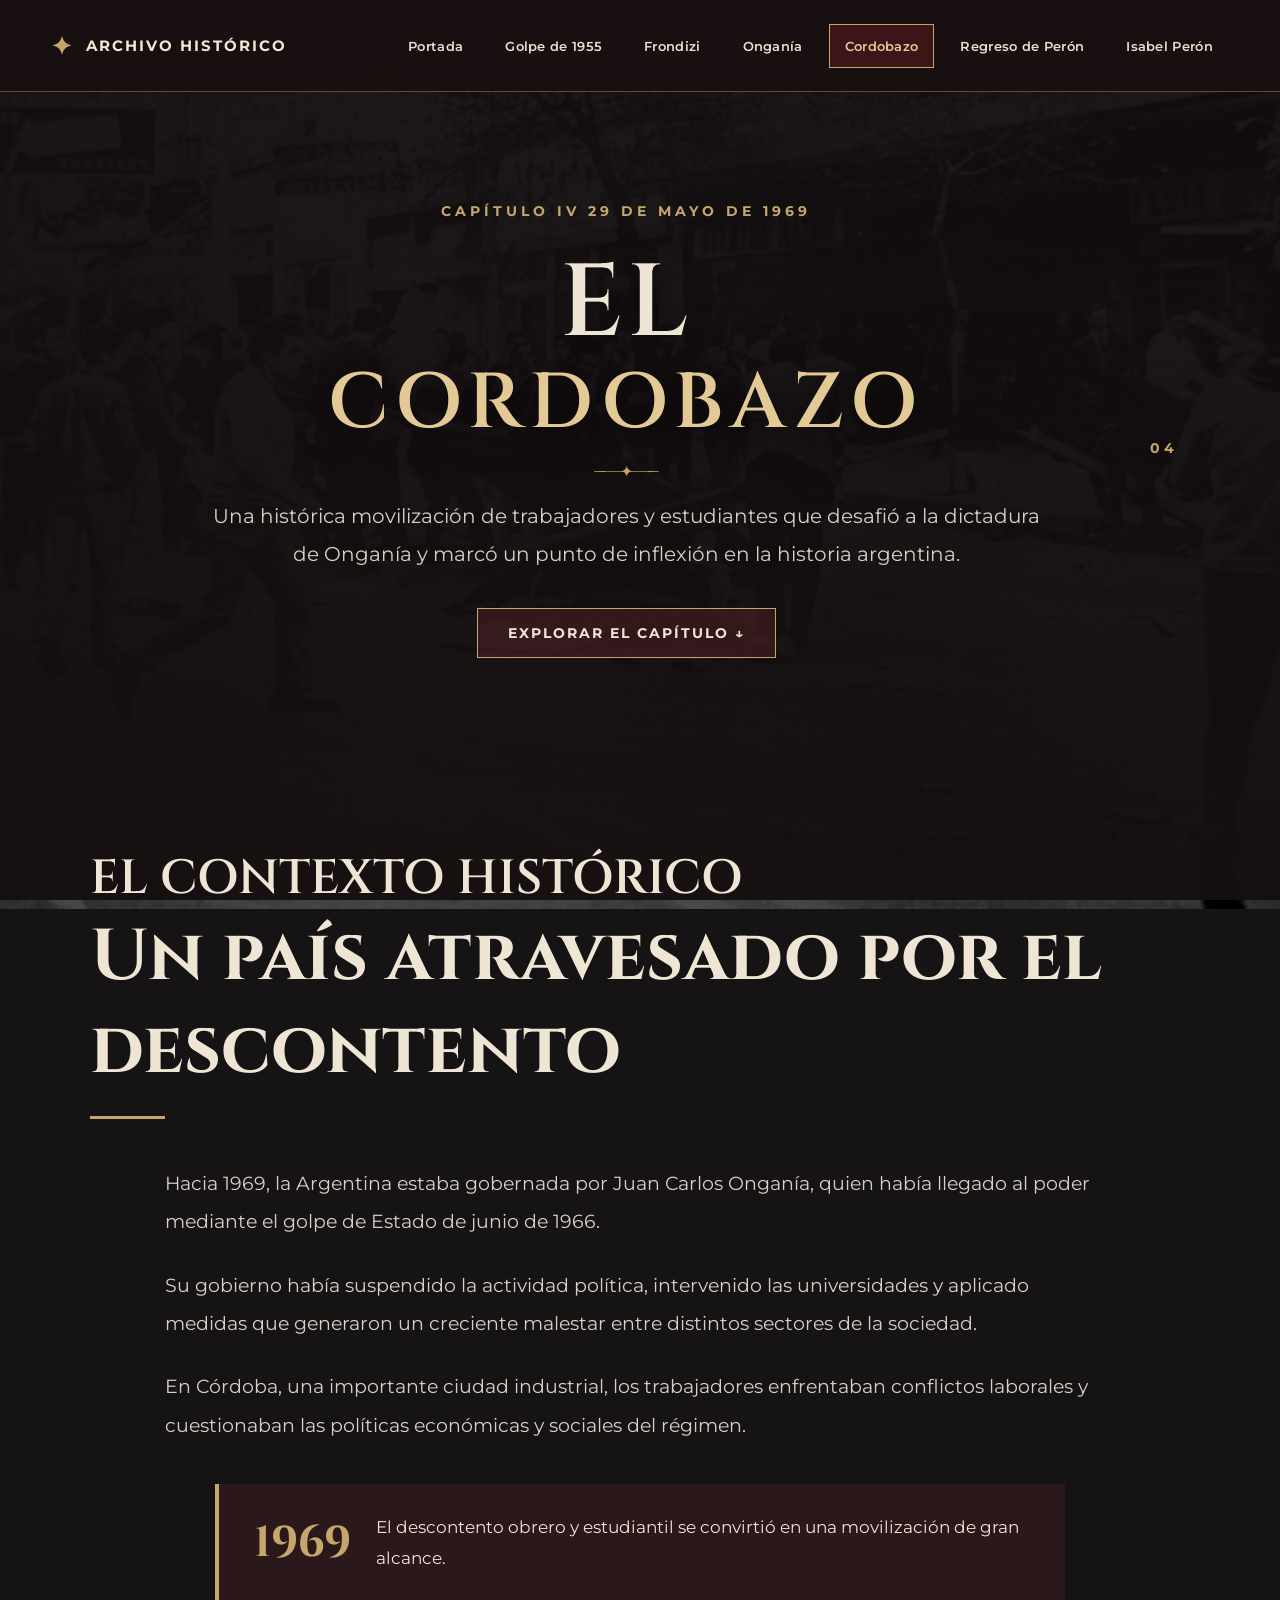
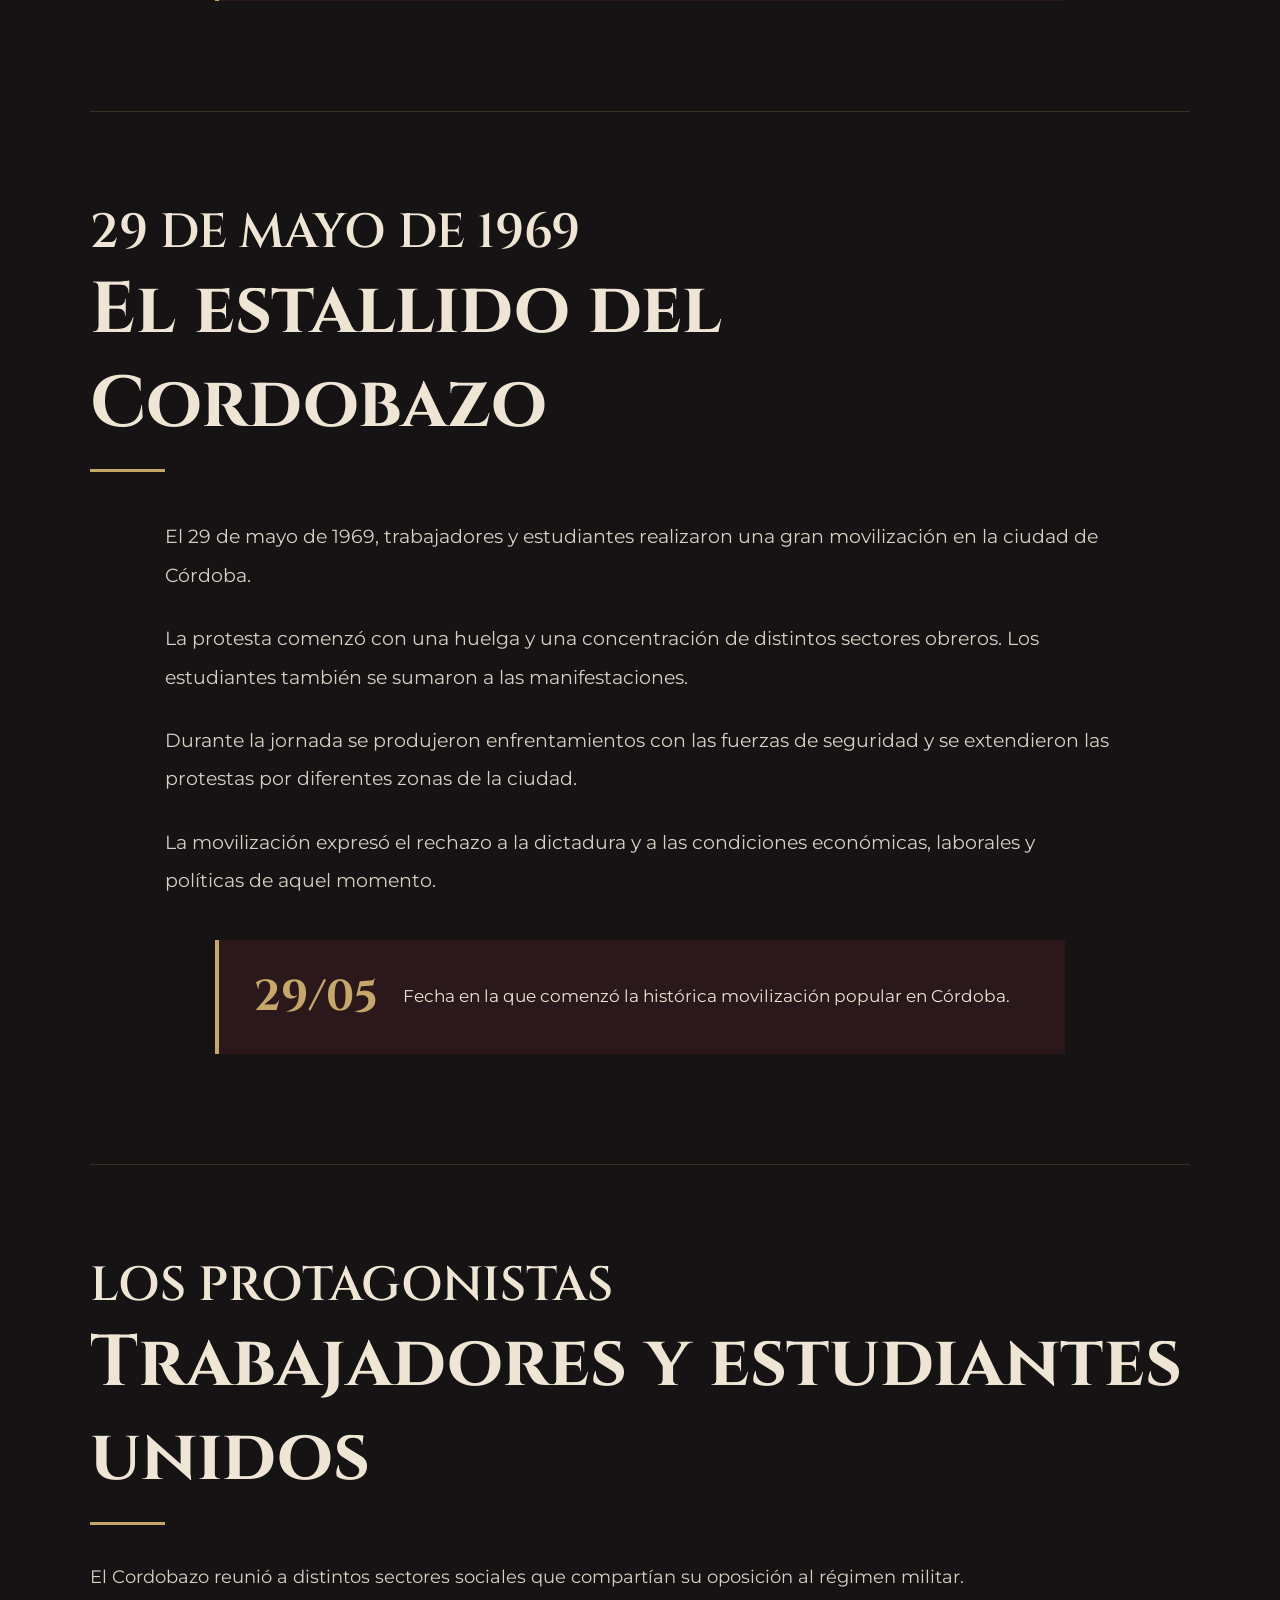
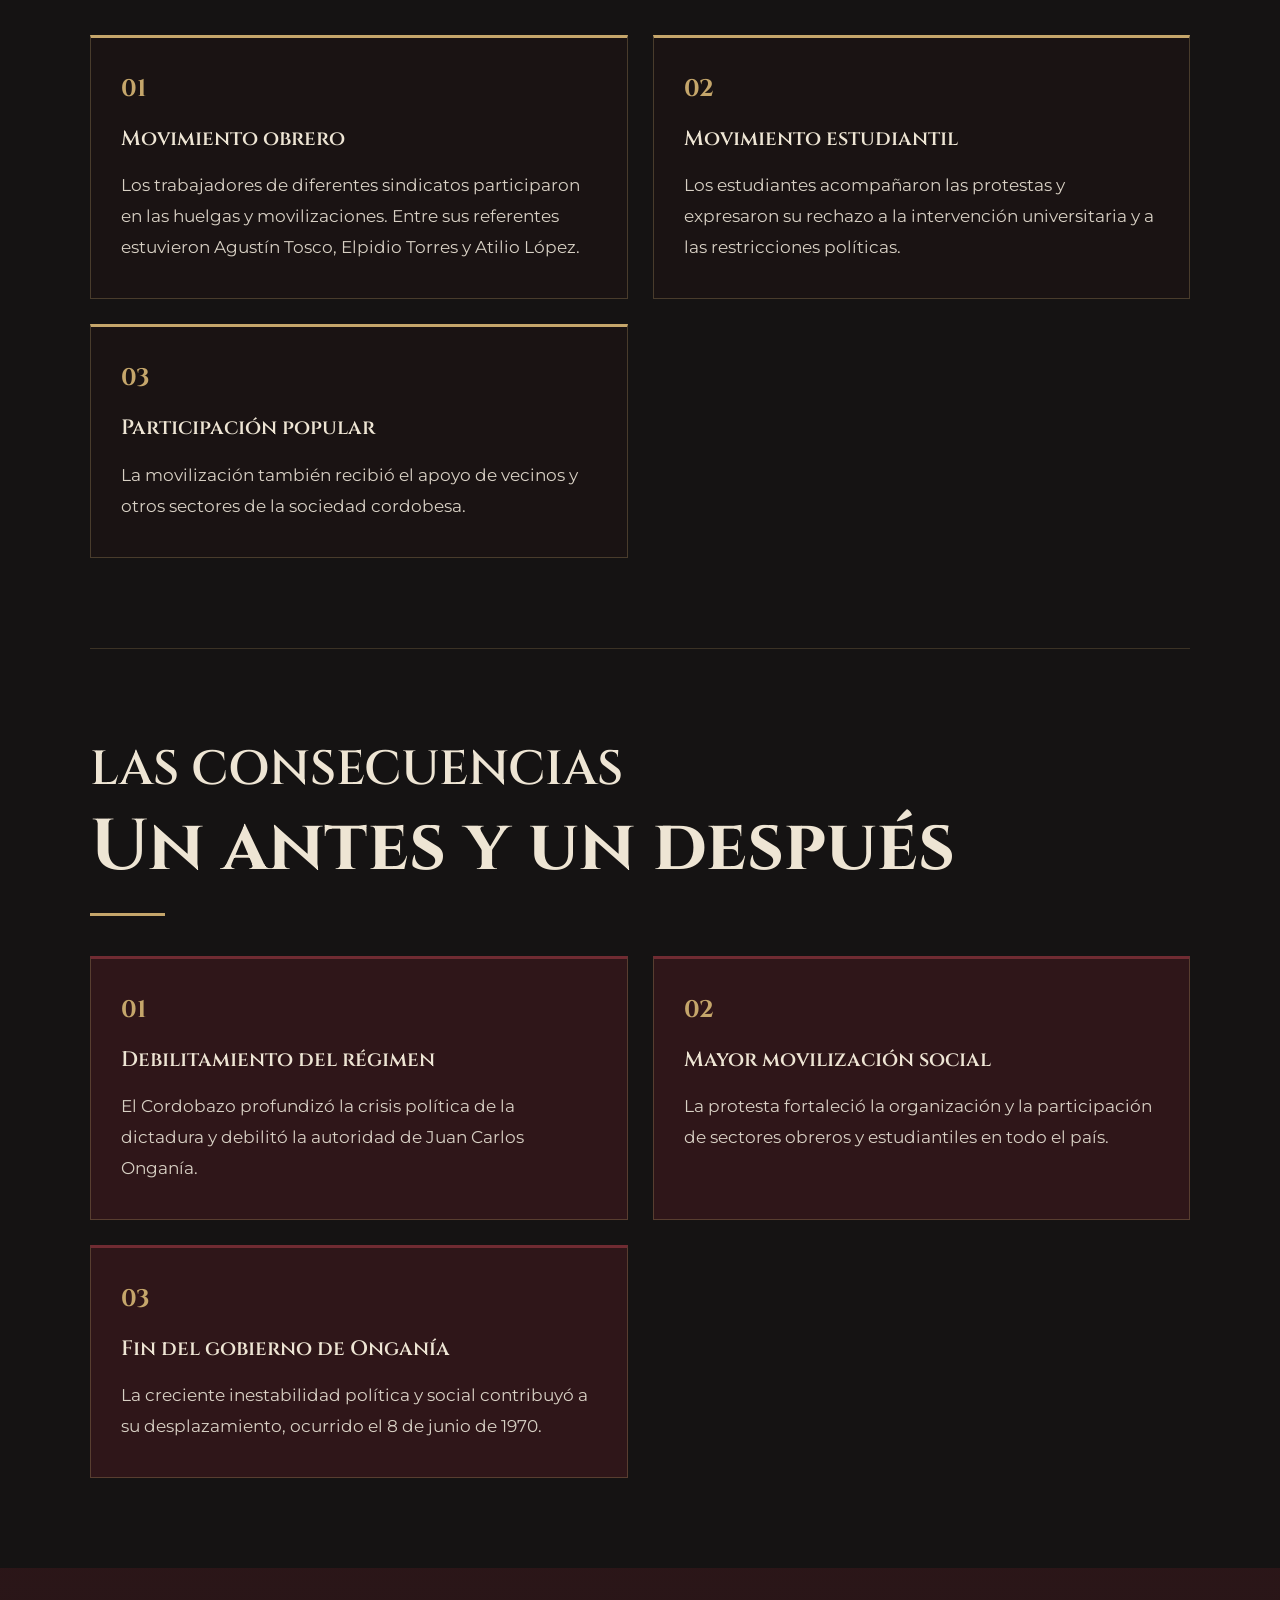
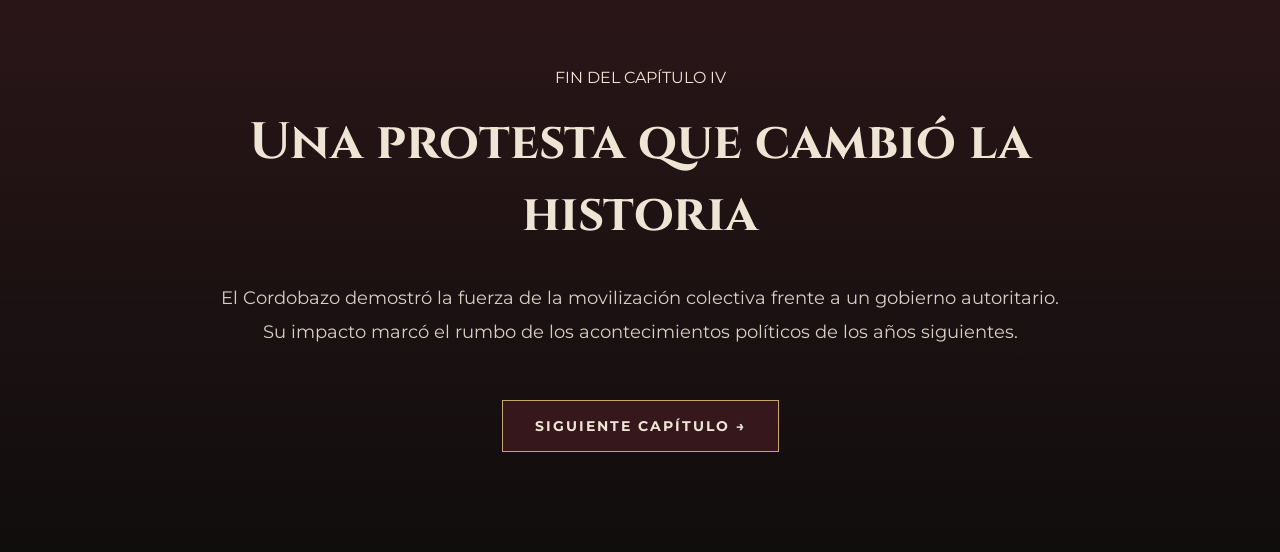
<file: paginas/cordobazo.html>
<!DOCTYPE html>
<html lang="es">

<head>
    <meta charset="UTF-8">
    <meta name="viewport" content="width=device-width, initial-scale=1.0">

    <title>El Cordobazo | Revolución Libertadora</title>

    <meta name="description" content="El Cordobazo de mayo de 1969: sus causas, protagonistas y consecuencias durante la dictadura de Onganía.">

    <link rel="icon" type="image/png" href="../img/favicon.ico">

    <link rel="preconnect" href="https://fonts.googleapis.com">
    <link rel="preconnect" href="https://fonts.gstatic.com">
    <link rel="preconnect" href="https://fonts.gstatic.com" crossorigin>

    <link href="https://fonts.googleapis.com/css2?family=Cinzel:wght@400;500;600;700;800&family=Montserrat:wght@300;400;500;600;700&display=swap" rel="stylesheet">

    <link rel="stylesheet" href="../css/style.css">
    <link rel="stylesheet" href="../css/cordobazo.css">
</head>

<body class="pagina-cordobazo">

    <div class="fondo-cordobazo"></div>
    <div class="velo-cordobazo"></div>

    <header class="encabezado">

        <a href="../index.html" class="marca">
            <span class="marca-simbolo">✦</span>
            <span>ARCHIVO HISTÓRICO</span>
        </a>

    </header>

    <main>

        <section class="hero-cordobazo">

            <div class="contenido-cordobazo">

                <div class="etiqueta-capitulo">
                    <span>CAPÍTULO IV</span>
                    <span class="linea"></span>
                    <span>29 DE MAYO DE 1969</span>
                </div>

                <h1>
                    EL
                    <span>CORDOBAZO</span>
                </h1>

                <div class="separador">
                    <span></span>
                    ✦
                    <span></span>
                </div>

                <p class="introduccion">
                    Una histórica movilización de trabajadores y estudiantes
                    que desafió a la dictadura de Onganía y marcó un punto
                    de inflexión en la historia argentina.
                </p>

                <a href="#contexto" class="boton-explorar">
                    EXPLORAR EL CAPÍTULO
                    <span>↓</span>
                </a>

            </div>

            <div class="numero-capitulo">04</div>

        </section>

        <section class="seccion-historica" id="contexto">

            <div class="titulo-seccion">
                <span>EL CONTEXTO HISTÓRICO</span>
                <h2>Un país atravesado por el descontento</h2>
                <div class="linea-titulo"></div>
            </div>

            <div class="bloque-historico">

                <div class="texto-historico">

                    <p>
                        Hacia 1969, la Argentina estaba gobernada por
                        Juan Carlos Onganía, quien había llegado al poder
                        mediante el golpe de Estado de junio de 1966.
                    </p>

                    <p>
                        Su gobierno había suspendido la actividad política,
                        intervenido las universidades y aplicado medidas
                        que generaron un creciente malestar entre distintos
                        sectores de la sociedad.
                    </p>

                    <p>
                        En Córdoba, una importante ciudad industrial,
                        los trabajadores enfrentaban conflictos laborales
                        y cuestionaban las políticas económicas y sociales
                        del régimen.
                    </p>

                </div>

                <div class="dato-destacado">
                    <span class="dato-numero">1969</span>
                    <span class="dato-texto">
                        El descontento obrero y estudiantil se convirtió
                        en una movilización de gran alcance.
                    </span>
                </div>

            </div>

        </section>

        <section class="seccion-historica">

            <div class="titulo-seccion">
                <span>29 DE MAYO DE 1969</span>
                <h2>El estallido del Cordobazo</h2>
                <div class="linea-titulo"></div>
            </div>

            <div class="bloque-historico">

                <div class="texto-historico">

                    <p>
                        El 29 de mayo de 1969, trabajadores y estudiantes
                        realizaron una gran movilización en la ciudad
                        de Córdoba.
                    </p>

                    <p>
                        La protesta comenzó con una huelga y una
                        concentración de distintos sectores obreros.
                        Los estudiantes también se sumaron a las
                        manifestaciones.
                    </p>

                    <p>
                        Durante la jornada se produjeron enfrentamientos
                        con las fuerzas de seguridad y se extendieron
                        las protestas por diferentes zonas de la ciudad.
                    </p>

                    <p>
                        La movilización expresó el rechazo a la dictadura
                        y a las condiciones económicas, laborales
                        y políticas de aquel momento.
                    </p>

                </div>

                <div class="dato-destacado">
                    <span class="dato-numero">29/05</span>
                    <span class="dato-texto">
                        Fecha en la que comenzó la histórica
                        movilización popular en Córdoba.
                    </span>
                </div>

            </div>

        </section>

        <section class="seccion-historica protagonistas">

            <div class="titulo-seccion">
                <span>LOS PROTAGONISTAS</span>
                <h2>Trabajadores y estudiantes unidos</h2>
                <div class="linea-titulo"></div>
            </div>

            <p class="descripcion-seccion">
                El Cordobazo reunió a distintos sectores sociales
                que compartían su oposición al régimen militar.
            </p>

            <div class="desarrollo-grid">

                <article class="tarjeta-desarrollo">
                    <span class="numero-tarjeta">01</span>
                    <h3>Movimiento obrero</h3>
                    <p>
                        Los trabajadores de diferentes sindicatos
                        participaron en las huelgas y movilizaciones.
                        Entre sus referentes estuvieron Agustín Tosco,
                        Elpidio Torres y Atilio López.
                    </p>
                </article>

                <article class="tarjeta-desarrollo">
                    <span class="numero-tarjeta">02</span>
                    <h3>Movimiento estudiantil</h3>
                    <p>
                        Los estudiantes acompañaron las protestas
                        y expresaron su rechazo a la intervención
                        universitaria y a las restricciones políticas.
                    </p>
                </article>

                <article class="tarjeta-desarrollo">
                    <span class="numero-tarjeta">03</span>
                    <h3>Participación popular</h3>
                    <p>
                        La movilización también recibió el apoyo
                        de vecinos y otros sectores de la sociedad
                        cordobesa.
                    </p>
                </article>

            </div>

        </section>

        <section class="seccion-historica consecuencias">

            <div class="titulo-seccion">
                <span>LAS CONSECUENCIAS</span>
                <h2>Un antes y un después</h2>
                <div class="linea-titulo"></div>
            </div>

            <div class="desarrollo-grid">

                <article class="tarjeta-desarrollo">
                    <span class="numero-tarjeta">01</span>
                    <h3>Debilitamiento del régimen</h3>
                    <p>
                        El Cordobazo profundizó la crisis política
                        de la dictadura y debilitó la autoridad
                        de Juan Carlos Onganía.
                    </p>
                </article>

                <article class="tarjeta-desarrollo">
                    <span class="numero-tarjeta">02</span>
                    <h3>Mayor movilización social</h3>
                    <p>
                        La protesta fortaleció la organización
                        y la participación de sectores obreros
                        y estudiantiles en todo el país.
                    </p>
                </article>

                <article class="tarjeta-desarrollo">
                    <span class="numero-tarjeta">03</span>
                    <h3>Fin del gobierno de Onganía</h3>
                    <p>
                        La creciente inestabilidad política y social
                        contribuyó a su desplazamiento, ocurrido
                        el 8 de junio de 1970.
                    </p>
                </article>

            </div>

        </section>

        <section class="cierre-capitulo">

            <span>FIN DEL CAPÍTULO IV</span>

            <h2>Una protesta que cambió la historia</h2>

            <p>
                El Cordobazo demostró la fuerza de la movilización
                colectiva frente a un gobierno autoritario. Su impacto
                marcó el rumbo de los acontecimientos políticos
                de los años siguientes.
            </p>

            <a href="regreso-peron.html" class="boton-siguiente">
                SIGUIENTE CAPÍTULO
                <span>→</span>
            </a>

        </section>

    </main>

    

    <script src="../js/navegacion.js"></script>

</body>
</html>
</file>
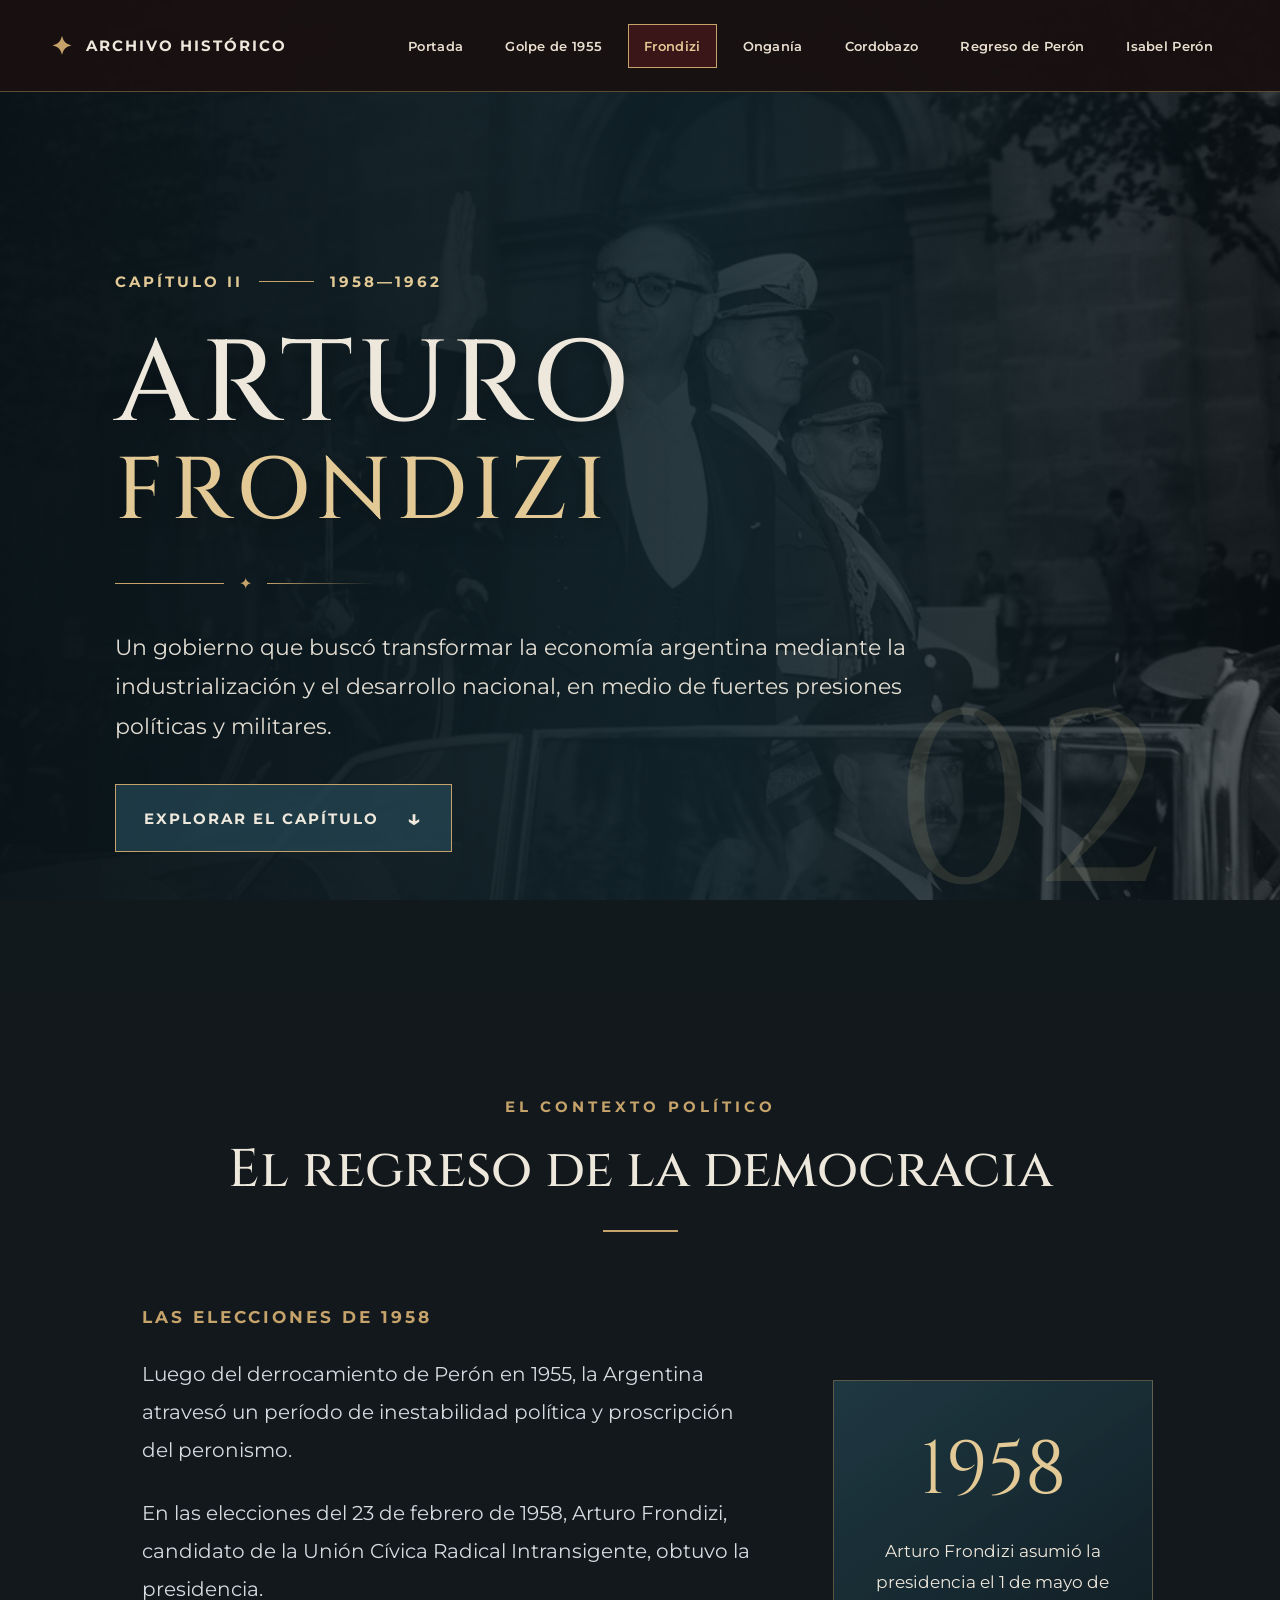
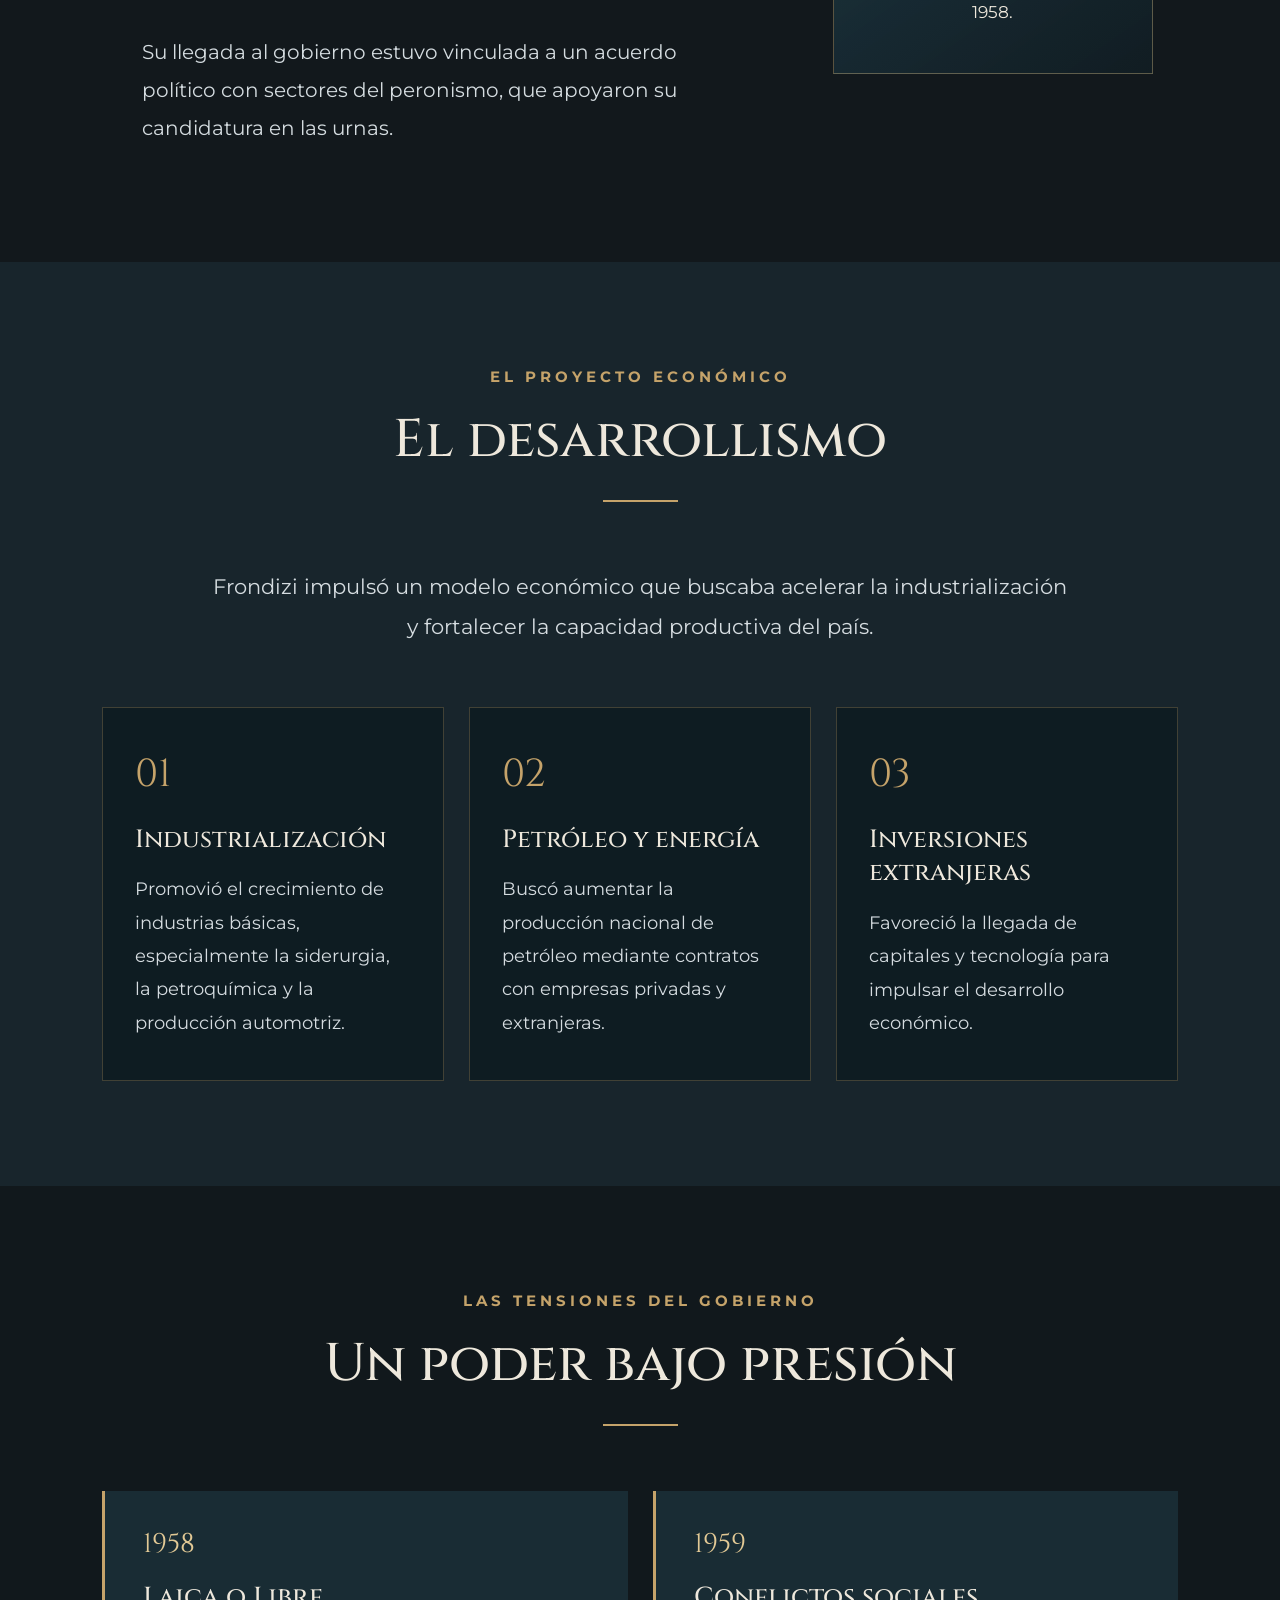
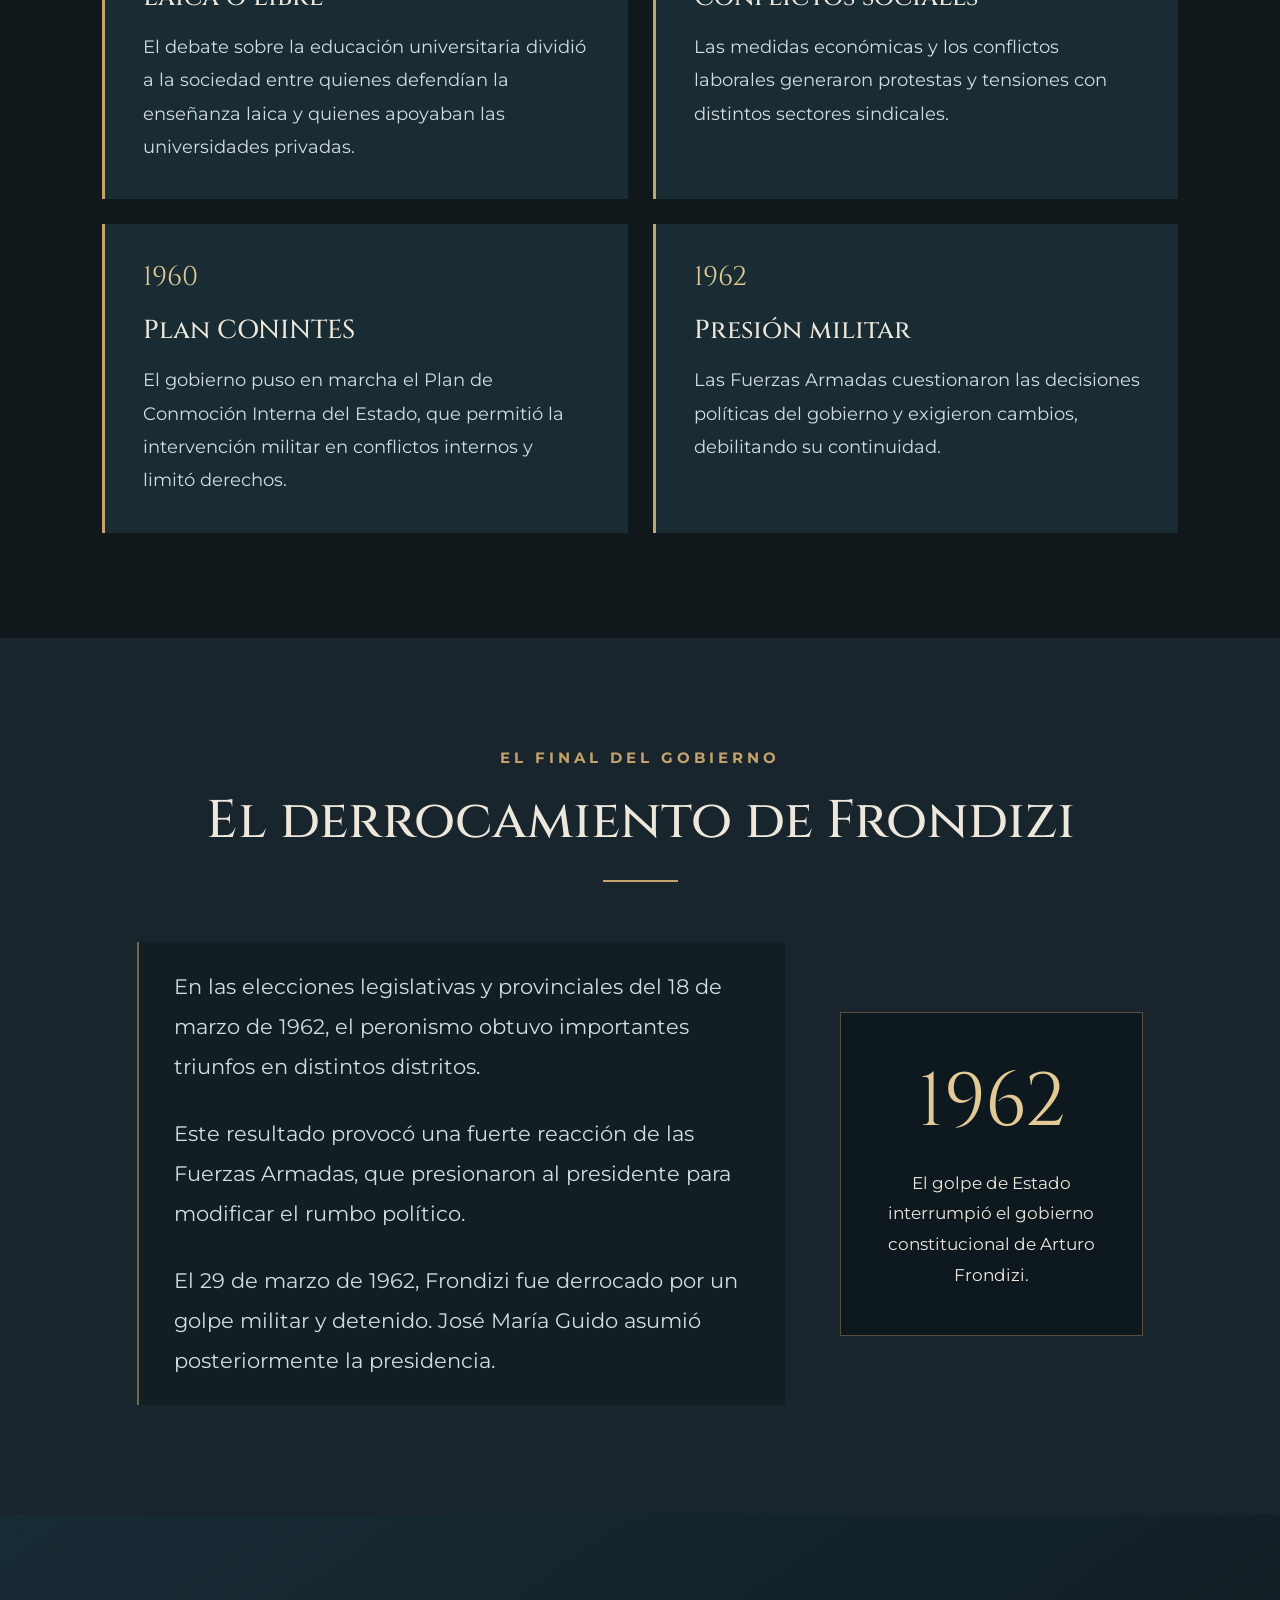
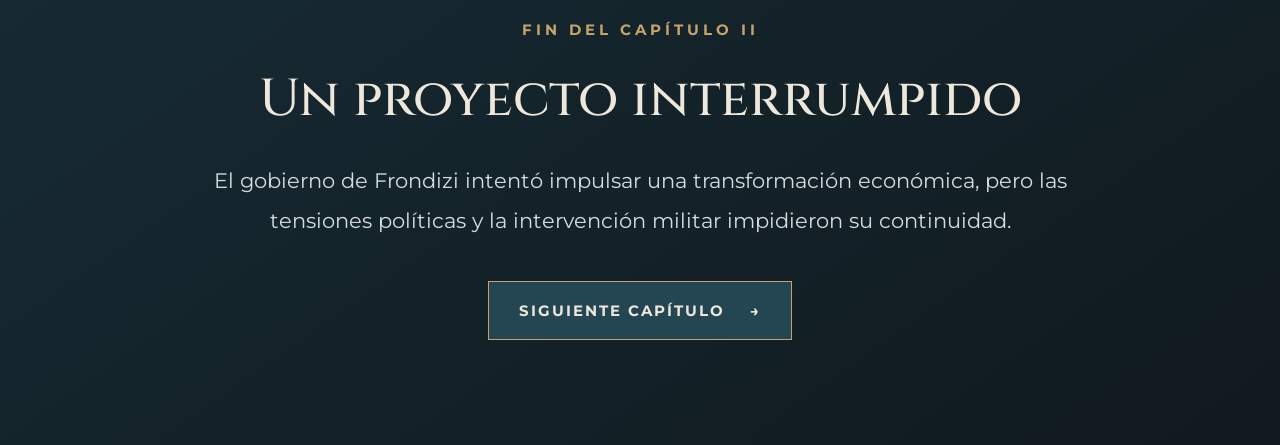
<file: paginas/frondizi.html>
<!DOCTYPE html>
<html lang="es">

<head>
    <meta charset="UTF-8">
    <meta name="viewport" content="width=device-width, initial-scale=1.0">

    <title>Arturo Frondizi | Revolución Libertadora</title>

    <meta name="description" content="El gobierno de Arturo Frondizi entre 1958 y 1962: desarrollismo, conflictos políticos y derrocamiento.">

    <link rel="icon" type="image/png" href="../img/favicon.ico">


    <link rel="preconnect" href="https://fonts.googleapis.com">
    <link rel="preconnect" href="https://fonts.gstatic.com" crossorigin>

    <link href="https://fonts.googleapis.com/css2?family=Cinzel:wght@400;500;600;700;800&family=Montserrat:wght@300;400;500;600;700&display=swap" rel="stylesheet">

    <link rel="stylesheet" href="../css/style.css">
    <link rel="stylesheet" href="../css/frondizi.css">
</head>

<body class="pagina-frondizi">

    <div class="fondo-frondizi"></div>
    <div class="velo-frondizi"></div>

    <header class="encabezado">

        <a href="../index.html" class="marca">
            <span class="marca-simbolo">✦</span>
            <span>ARCHIVO HISTÓRICO</span>
        </a>

    </header>

    <main>

        <section class="hero-frondizi">

            <div class="contenido-frondizi">

                <div class="etiqueta-capitulo">
                    <span>CAPÍTULO II</span>
                    <span class="linea"></span>
                    <span>1958—1962</span>
                </div>

                <h1>
                    ARTURO
                    <span>FRONDIZI</span>
                </h1>

                <div class="separador">
                    <span></span>
                    ✦
                    <span></span>
                </div>

                <p class="introduccion">
                    Un gobierno que buscó transformar la economía argentina
                    mediante la industrialización y el desarrollo nacional,
                    en medio de fuertes presiones políticas y militares.
                </p>

                <a href="#contexto" class="boton-explorar">
                    EXPLORAR EL CAPÍTULO
                    <span>↓</span>
                </a>

            </div>

            <div class="numero-capitulo">02</div>

        </section>

        <section class="seccion-historica" id="contexto">

            <div class="titulo-seccion">
                <span>EL CONTEXTO POLÍTICO</span>
                <h2>El regreso de la democracia</h2>
                <div class="linea-titulo"></div>
            </div>

            <div class="bloque-historico">

                <div class="texto-historico">

                    <span class="subtitulo">LAS ELECCIONES DE 1958</span>

                    <p>
                        Luego del derrocamiento de Perón en 1955, la Argentina
                        atravesó un período de inestabilidad política y
                        proscripción del peronismo.
                    </p>

                    <p>
                        En las elecciones del 23 de febrero de 1958,
                        Arturo Frondizi, candidato de la Unión Cívica
                        Radical Intransigente, obtuvo la presidencia.
                    </p>

                    <p>
                        Su llegada al gobierno estuvo vinculada a un acuerdo
                        político con sectores del peronismo, que apoyaron
                        su candidatura en las urnas.
                    </p>

                </div>

                <div class="dato-destacado">
                    <span class="dato-numero">1958</span>
                    <span class="dato-texto">
                        Arturo Frondizi asumió la presidencia el 1 de mayo
                        de 1958.
                    </span>
                </div>

            </div>

        </section>

        <section class="seccion-historica seccion-desarrollo">

            <div class="titulo-seccion">
                <span>EL PROYECTO ECONÓMICO</span>
                <h2>El desarrollismo</h2>
                <div class="linea-titulo"></div>
            </div>

            <p class="descripcion-seccion">
                Frondizi impulsó un modelo económico que buscaba acelerar
                la industrialización y fortalecer la capacidad productiva
                del país.
            </p>

            <div class="desarrollo-grid">

                <article class="tarjeta-desarrollo">
                    <span class="numero-tarjeta">01</span>
                    <h3>Industrialización</h3>
                    <p>
                        Promovió el crecimiento de industrias básicas,
                        especialmente la siderurgia, la petroquímica
                        y la producción automotriz.
                    </p>
                </article>

                <article class="tarjeta-desarrollo">
                    <span class="numero-tarjeta">02</span>
                    <h3>Petróleo y energía</h3>
                    <p>
                        Buscó aumentar la producción nacional de petróleo
                        mediante contratos con empresas privadas y
                        extranjeras.
                    </p>
                </article>

                <article class="tarjeta-desarrollo">
                    <span class="numero-tarjeta">03</span>
                    <h3>Inversiones extranjeras</h3>
                    <p>
                        Favoreció la llegada de capitales y tecnología
                        para impulsar el desarrollo económico.
                    </p>
                </article>

            </div>

        </section>

        <section class="seccion-historica seccion-conflictos">

            <div class="titulo-seccion">
                <span>LAS TENSIONES DEL GOBIERNO</span>
                <h2>Un poder bajo presión</h2>
                <div class="linea-titulo"></div>
            </div>

            <div class="acontecimientos">

                <article class="acontecimiento">
                    <span class="fecha">1958</span>
                    <h3>Laica o Libre</h3>
                    <p>
                        El debate sobre la educación universitaria dividió
                        a la sociedad entre quienes defendían la enseñanza
                        laica y quienes apoyaban las universidades privadas.
                    </p>
                </article>

                <article class="acontecimiento">
                    <span class="fecha">1959</span>
                    <h3>Conflictos sociales</h3>
                    <p>
                        Las medidas económicas y los conflictos laborales
                        generaron protestas y tensiones con distintos
                        sectores sindicales.
                    </p>
                </article>

                <article class="acontecimiento">
                    <span class="fecha">1960</span>
                    <h3>Plan CONINTES</h3>
                    <p>
                        El gobierno puso en marcha el Plan de Conmoción
                        Interna del Estado, que permitió la intervención
                        militar en conflictos internos y limitó derechos.
                    </p>
                </article>

                <article class="acontecimiento">
                    <span class="fecha">1962</span>
                    <h3>Presión militar</h3>
                    <p>
                        Las Fuerzas Armadas cuestionaron las decisiones
                        políticas del gobierno y exigieron cambios,
                        debilitando su continuidad.
                    </p>
                </article>

            </div>

        </section>

        <section class="consecuencias">

            <div class="titulo-seccion">
                <span>EL FINAL DEL GOBIERNO</span>
                <h2>El derrocamiento de Frondizi</h2>
                <div class="linea-titulo"></div>
            </div>

            <div class="bloque-historico">

                <div class="texto-historico">

                    <p>
                        En las elecciones legislativas y provinciales
                        del 18 de marzo de 1962, el peronismo obtuvo
                        importantes triunfos en distintos distritos.
                    </p>

                    <p>
                        Este resultado provocó una fuerte reacción
                        de las Fuerzas Armadas, que presionaron al
                        presidente para modificar el rumbo político.
                    </p>

                    <p>
                        El 29 de marzo de 1962, Frondizi fue derrocado
                        por un golpe militar y detenido. José María Guido
                        asumió posteriormente la presidencia.
                    </p>

                </div>

                <div class="dato-destacado">
                    <span class="dato-numero">1962</span>
                    <span class="dato-texto">
                        El golpe de Estado interrumpió el gobierno
                        constitucional de Arturo Frondizi.
                    </span>
                </div>

            </div>

        </section>

        <section class="cierre-capitulo">

            <span>FIN DEL CAPÍTULO II</span>

            <h2>Un proyecto interrumpido</h2>

            <p>
                El gobierno de Frondizi intentó impulsar una transformación
                económica, pero las tensiones políticas y la intervención
                militar impidieron su continuidad.
            </p>

            <a href="ongania.html" class="boton-siguiente">
                SIGUIENTE CAPÍTULO
                <span>→</span>
            </a>

        </section>

    </main>

    
    <script src="../js/navegacion.js"></script>

</body>
</html>
</file>
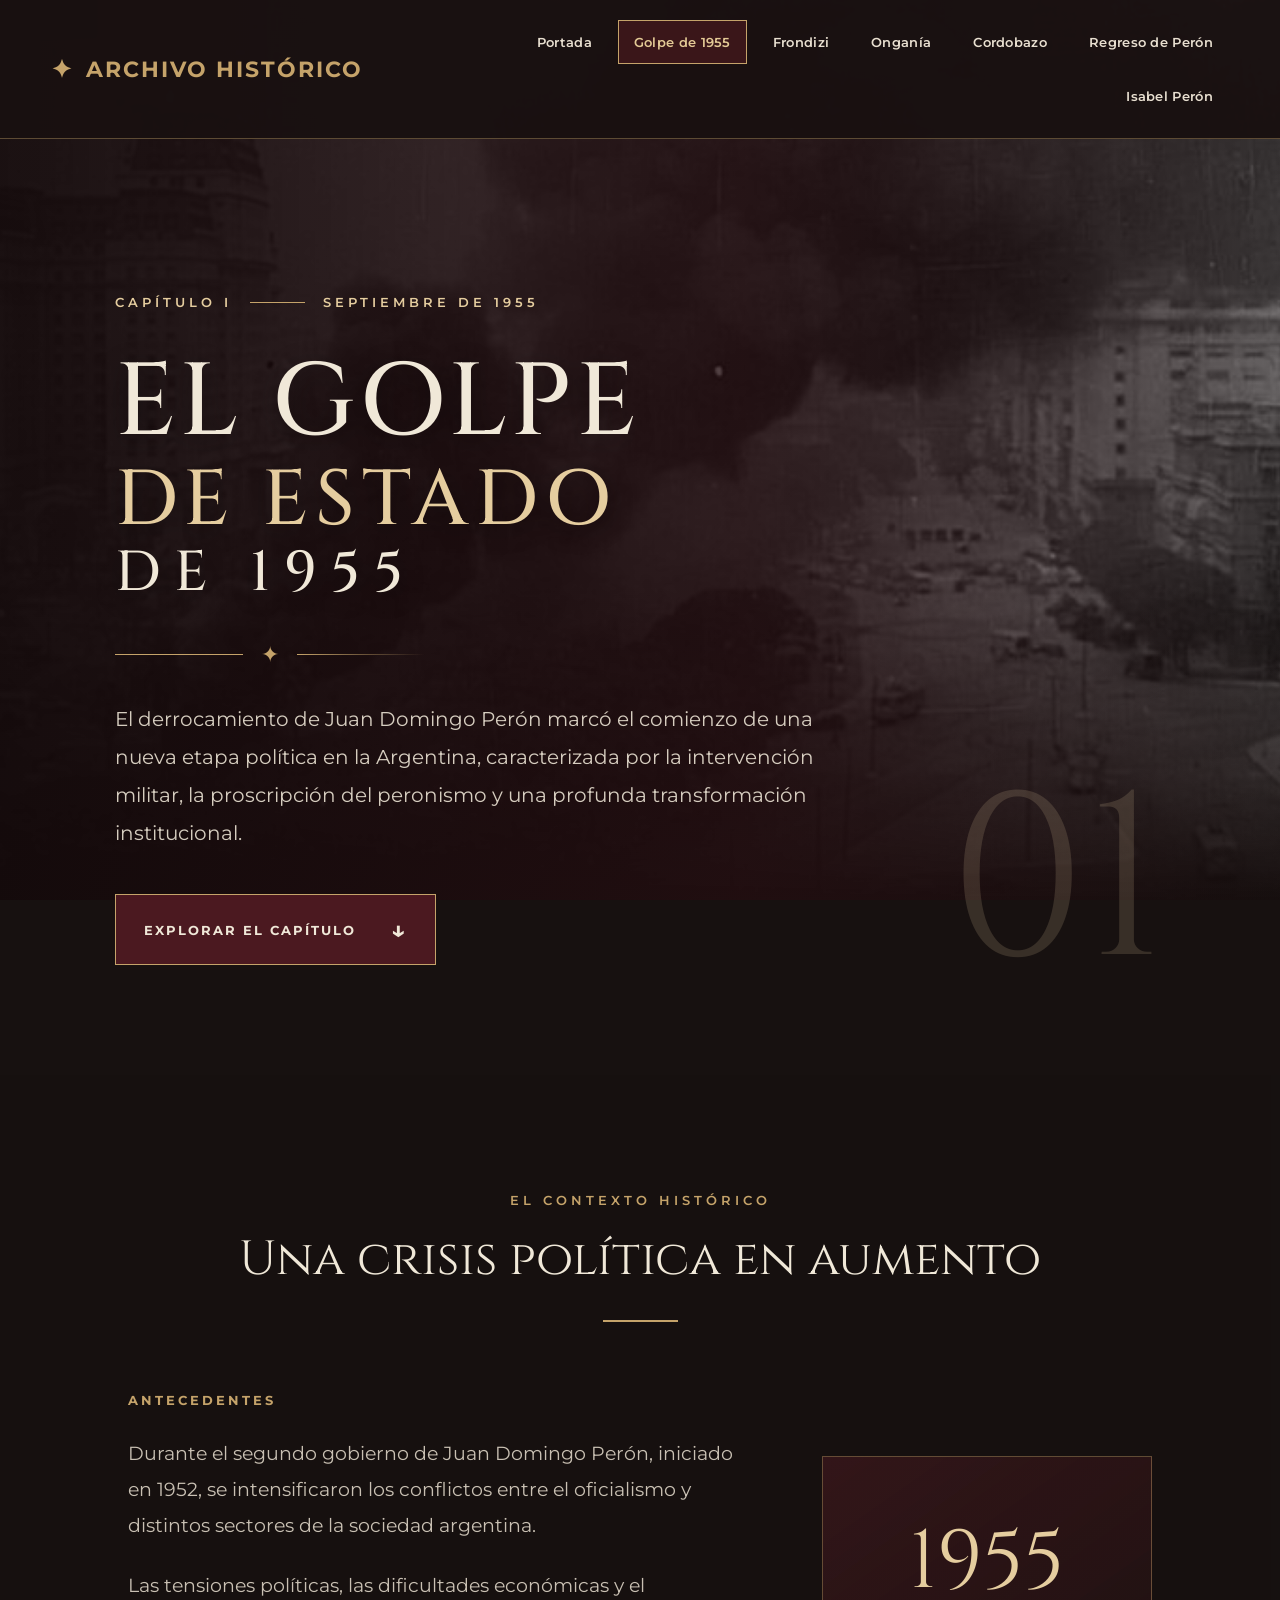
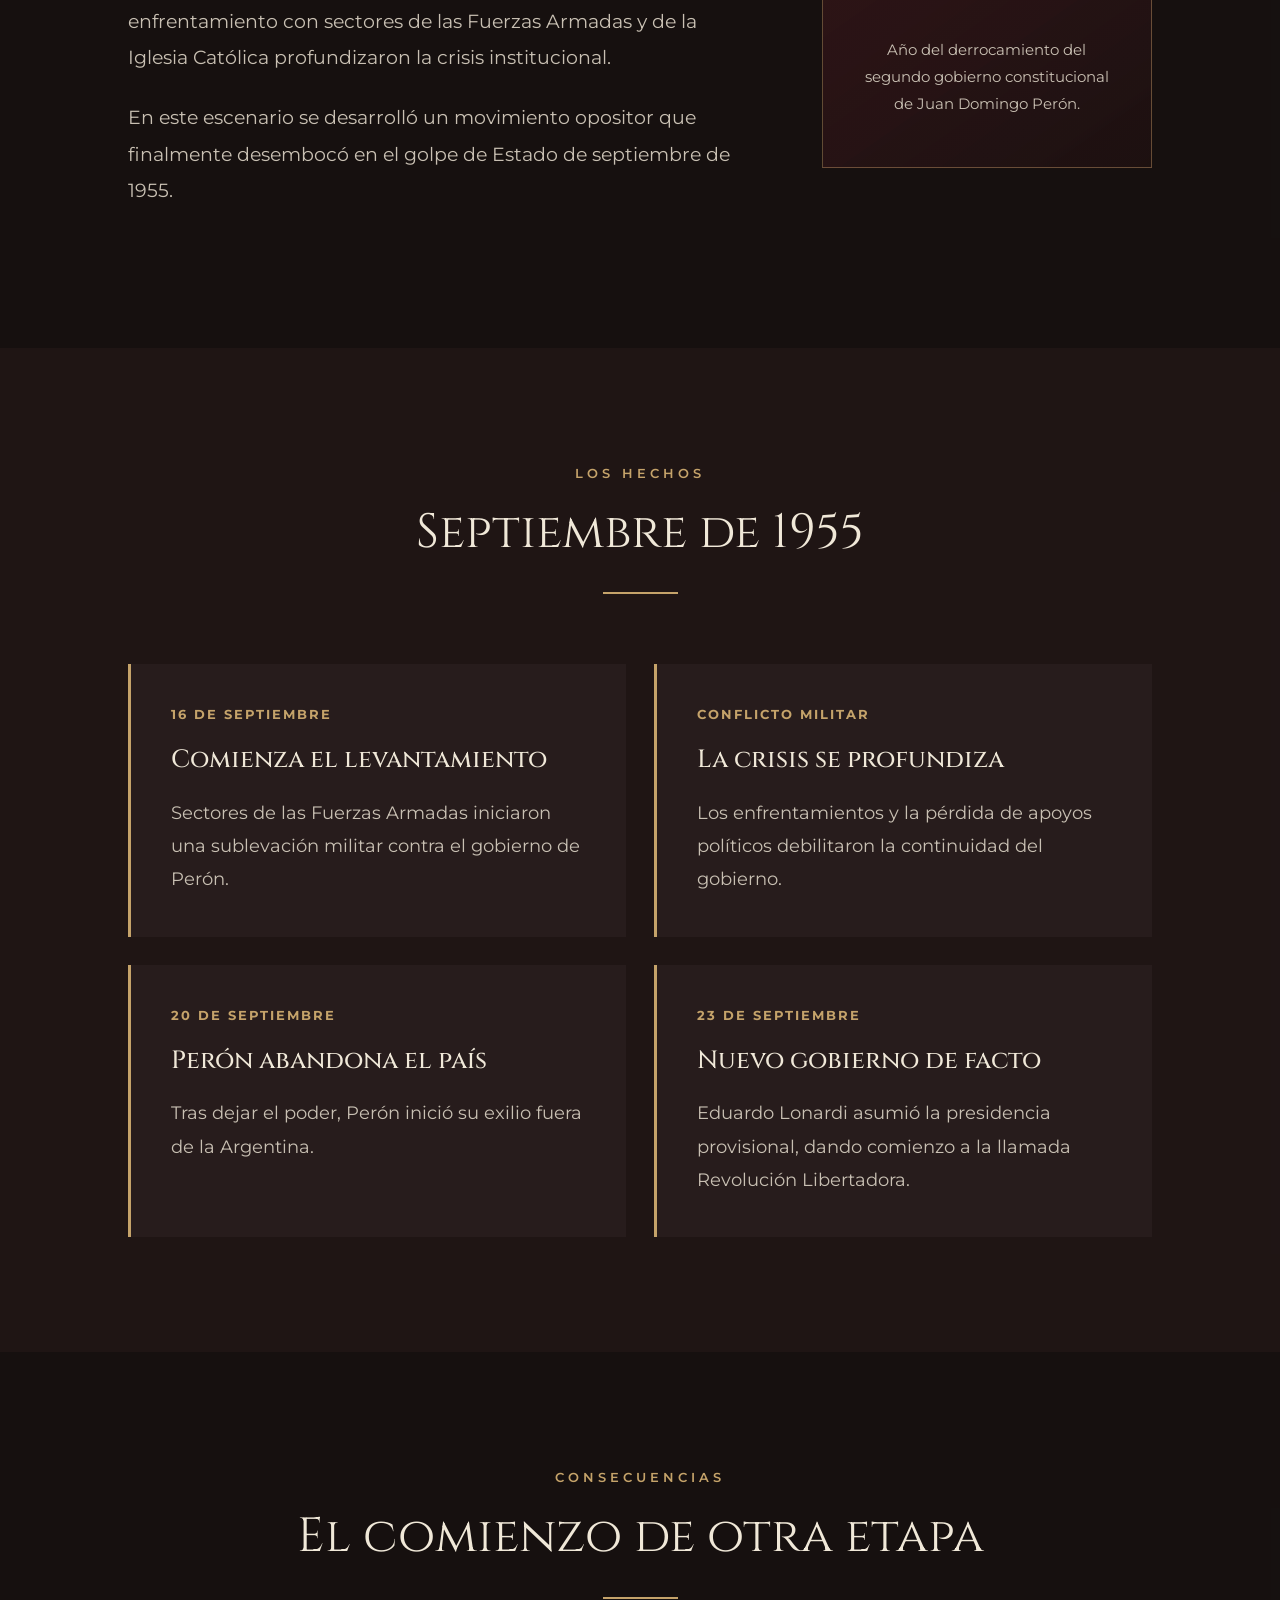
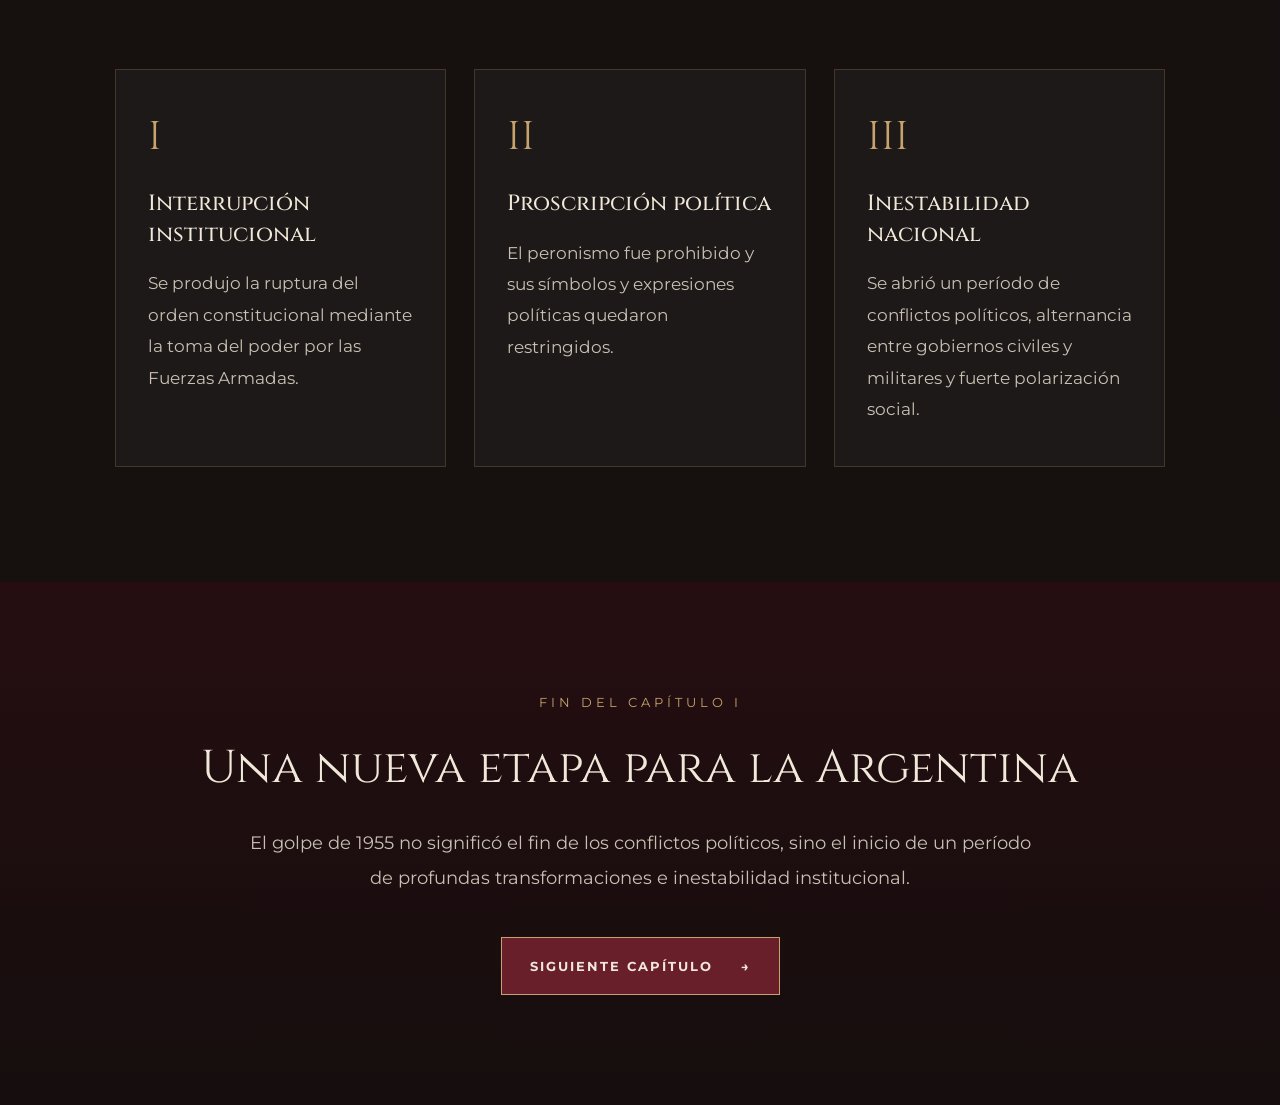
<file: paginas/golpe-1955.html>
<!DOCTYPE html>
<html lang="es">

<head>
    <meta charset="UTF-8">
    <meta name="viewport" content="width=device-width, initial-scale=1.0">

    <title>El Golpe de Estado de 1955 | Revolución Libertadora</title>

    <meta name="description" content="El golpe de Estado de septiembre de 1955 y el derrocamiento del gobierno de Juan Domingo Perón.">
        
    <link rel="icon" type="image/png" href="../img/favicon.ico">

    <link rel="preconnect" href="https://fonts.googleapis.com">
    <link rel="preconnect" href="https://fonts.gstatic.com" crossorigin>

    <link href="https://fonts.googleapis.com/css2?family=Cinzel:wght@400;500;600;700;800&family=Montserrat:wght@300;400;500;600;700&display=swap" rel="stylesheet">

    <link rel="stylesheet" href="../css/style.css">
    <link rel="stylesheet" href="../css/golpe-1955.css">
</head>

<body class="pagina-golpe">

    <div class="fondo-golpe"></div>
    <div class="velo-golpe"></div>

    <header class="encabezado">

        <a href="../index.html" class="marca">
            <span class="marca-simbolo">✦</span>
            <span>ARCHIVO HISTÓRICO</span>
        </a>

    </header>

    <main>

        <section class="hero-golpe">

            <div class="contenido-golpe">

                <div class="etiqueta-capitulo">
                    <span>CAPÍTULO I</span>
                    <span class="linea"></span>
                    <span>SEPTIEMBRE DE 1955</span>
                </div>

                <h1>
                    EL GOLPE
                    <span>DE ESTADO</span>
                    <span class="anio">DE 1955</span>
                </h1>

                <div class="separador">
                    <span></span>
                    ✦
                    <span></span>
                </div>

                <p class="introduccion">
                    El derrocamiento de Juan Domingo Perón marcó el comienzo
                    de una nueva etapa política en la Argentina, caracterizada
                    por la intervención militar, la proscripción del peronismo
                    y una profunda transformación institucional.
                </p>

                <a href="#contexto" class="boton-explorar">
                    EXPLORAR EL CAPÍTULO
                    <span>↓</span>
                </a>

            </div>

            <div class="numero-capitulo">01</div>

        </section>

        <section class="seccion-historica" id="contexto">

            <div class="titulo-seccion">
                <span>EL CONTEXTO HISTÓRICO</span>
                <h2>Una crisis política en aumento</h2>
                <div class="linea-titulo"></div>
            </div>

            <div class="bloque-historico">

                <div class="texto-historico">

                    <span class="subtitulo">ANTECEDENTES</span>

                    <p>
                        Durante el segundo gobierno de Juan Domingo Perón,
                        iniciado en 1952, se intensificaron los conflictos
                        entre el oficialismo y distintos sectores de la
                        sociedad argentina.
                    </p>

                    <p>
                        Las tensiones políticas, las dificultades económicas
                        y el enfrentamiento con sectores de las Fuerzas
                        Armadas y de la Iglesia Católica profundizaron la
                        crisis institucional.
                    </p>

                    <p>
                        En este escenario se desarrolló un movimiento
                        opositor que finalmente desembocó en el golpe
                        de Estado de septiembre de 1955.
                    </p>

                </div>

                <div class="dato-destacado">
                    <span class="dato-numero">1955</span>
                    <span class="dato-texto">
                        Año del derrocamiento del segundo gobierno
                        constitucional de Juan Domingo Perón.
                    </span>
                </div>

            </div>

        </section>

        <section class="seccion-historica seccion-acontecimientos">

            <div class="titulo-seccion">
                <span>LOS HECHOS</span>
                <h2>Septiembre de 1955</h2>
                <div class="linea-titulo"></div>
            </div>

            <div class="acontecimientos">

                <article class="acontecimiento">
                    <span class="fecha">16 DE SEPTIEMBRE</span>
                    <h3>Comienza el levantamiento</h3>
                    <p>
                        Sectores de las Fuerzas Armadas iniciaron una
                        sublevación militar contra el gobierno de Perón.
                    </p>
                </article>

                <article class="acontecimiento">
                    <span class="fecha">CONFLICTO MILITAR</span>
                    <h3>La crisis se profundiza</h3>
                    <p>
                        Los enfrentamientos y la pérdida de apoyos políticos
                        debilitaron la continuidad del gobierno.
                    </p>
                </article>

                <article class="acontecimiento">
                    <span class="fecha">20 DE SEPTIEMBRE</span>
                    <h3>Perón abandona el país</h3>
                    <p>
                        Tras dejar el poder, Perón inició su exilio fuera
                        de la Argentina.
                    </p>
                </article>

                <article class="acontecimiento">
                    <span class="fecha">23 DE SEPTIEMBRE</span>
                    <h3>Nuevo gobierno de facto</h3>
                    <p>
                        Eduardo Lonardi asumió la presidencia provisional,
                        dando comienzo a la llamada Revolución Libertadora.
                    </p>
                </article>

            </div>

        </section>

        <section class="consecuencias">

            <div class="titulo-seccion">
                <span>CONSECUENCIAS</span>
                <h2>El comienzo de otra etapa</h2>
                <div class="linea-titulo"></div>
            </div>

            <div class="consecuencias-grid">

                <article>
                    <span class="icono">I</span>
                    <h3>Interrupción institucional</h3>
                    <p>
                        Se produjo la ruptura del orden constitucional
                        mediante la toma del poder por las Fuerzas Armadas.
                    </p>
                </article>

                <article>
                    <span class="icono">II</span>
                    <h3>Proscripción política</h3>
                    <p>
                        El peronismo fue prohibido y sus símbolos y expresiones
                        políticas quedaron restringidos.
                    </p>
                </article>

                <article>
                    <span class="icono">III</span>
                    <h3>Inestabilidad nacional</h3>
                    <p>
                        Se abrió un período de conflictos políticos,
                        alternancia entre gobiernos civiles y militares
                        y fuerte polarización social.
                    </p>
                </article>

            </div>

        </section>

        <section class="cierre-capitulo">

            <span>FIN DEL CAPÍTULO I</span>

            <h2>Una nueva etapa para la Argentina</h2>

            <p>
                El golpe de 1955 no significó el fin de los conflictos
                políticos, sino el inicio de un período de profundas
                transformaciones e inestabilidad institucional.
            </p>

            <a href="frondizi.html" class="boton-siguiente">
                SIGUIENTE CAPÍTULO
                <span>→</span>
            </a>

        </section>

    </main>

    
    <script src="../js/navegacion.js"></script>

</body>
</html>
</file>
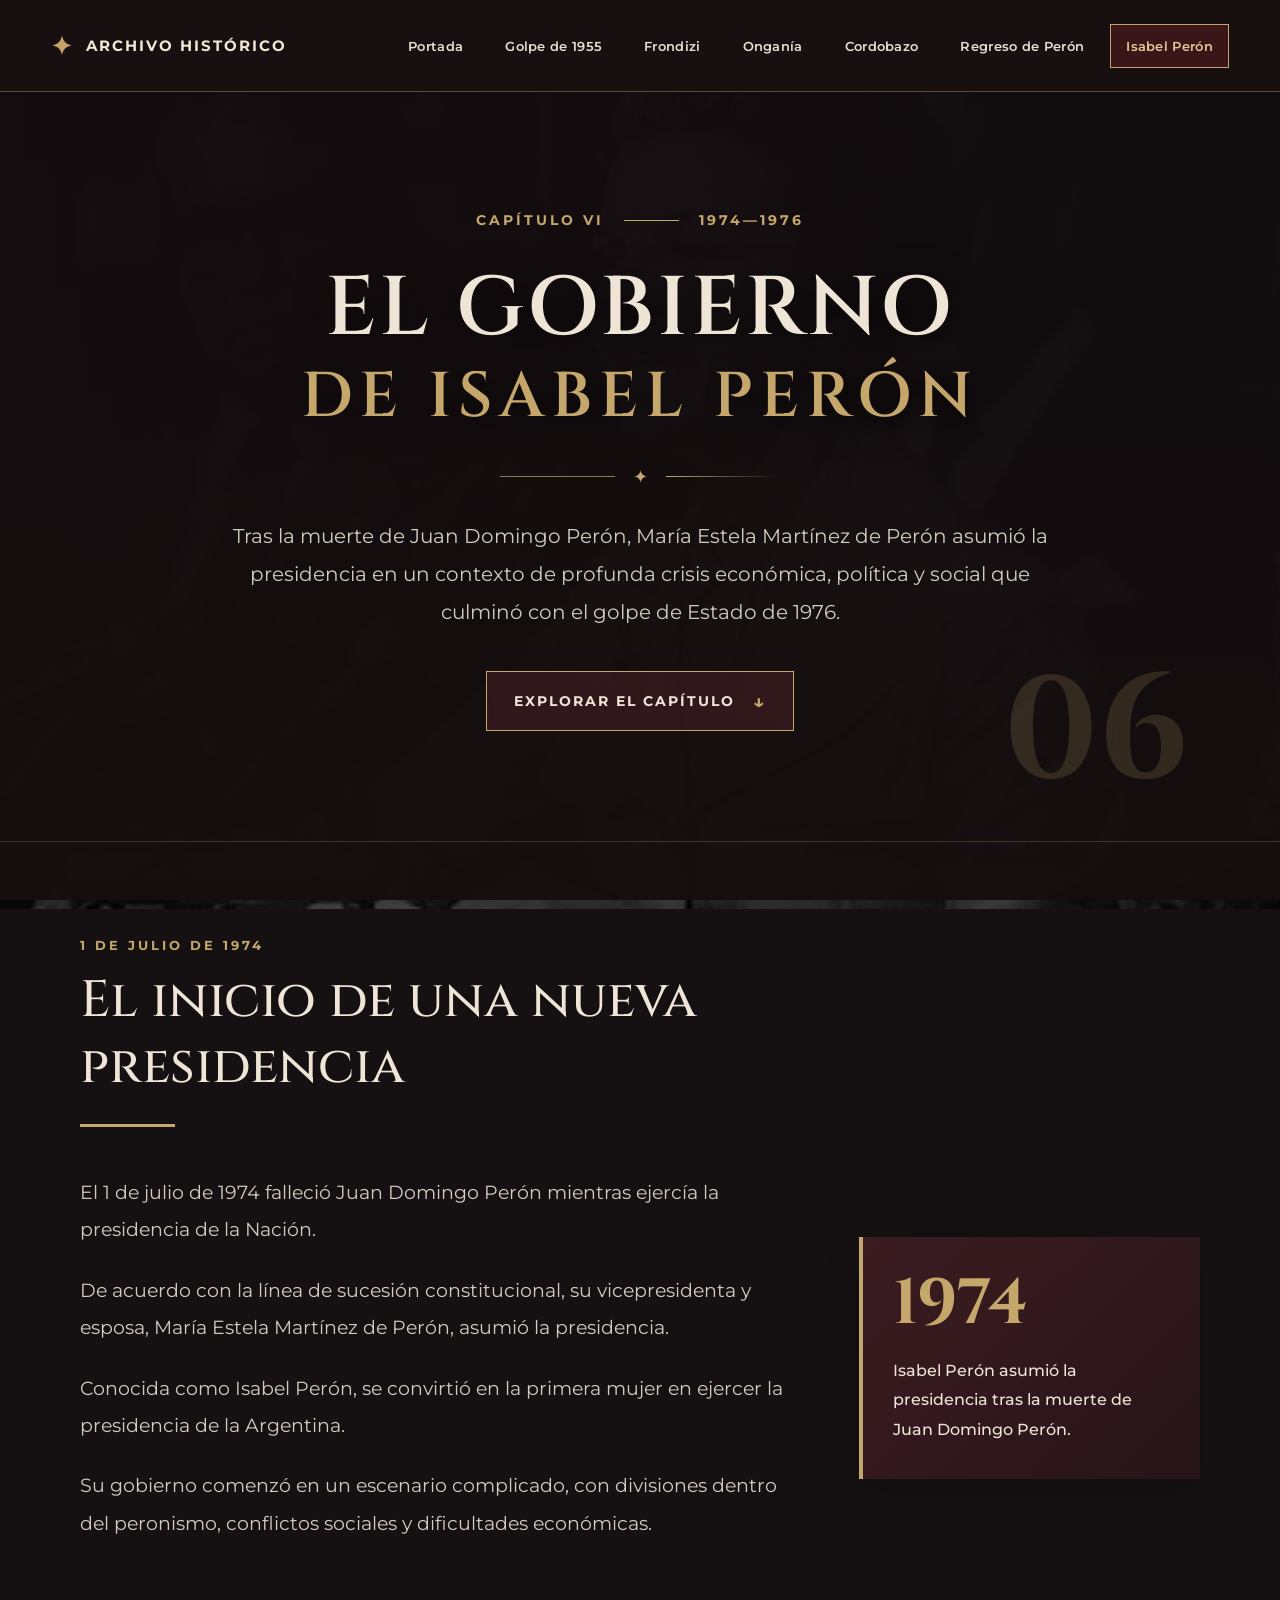
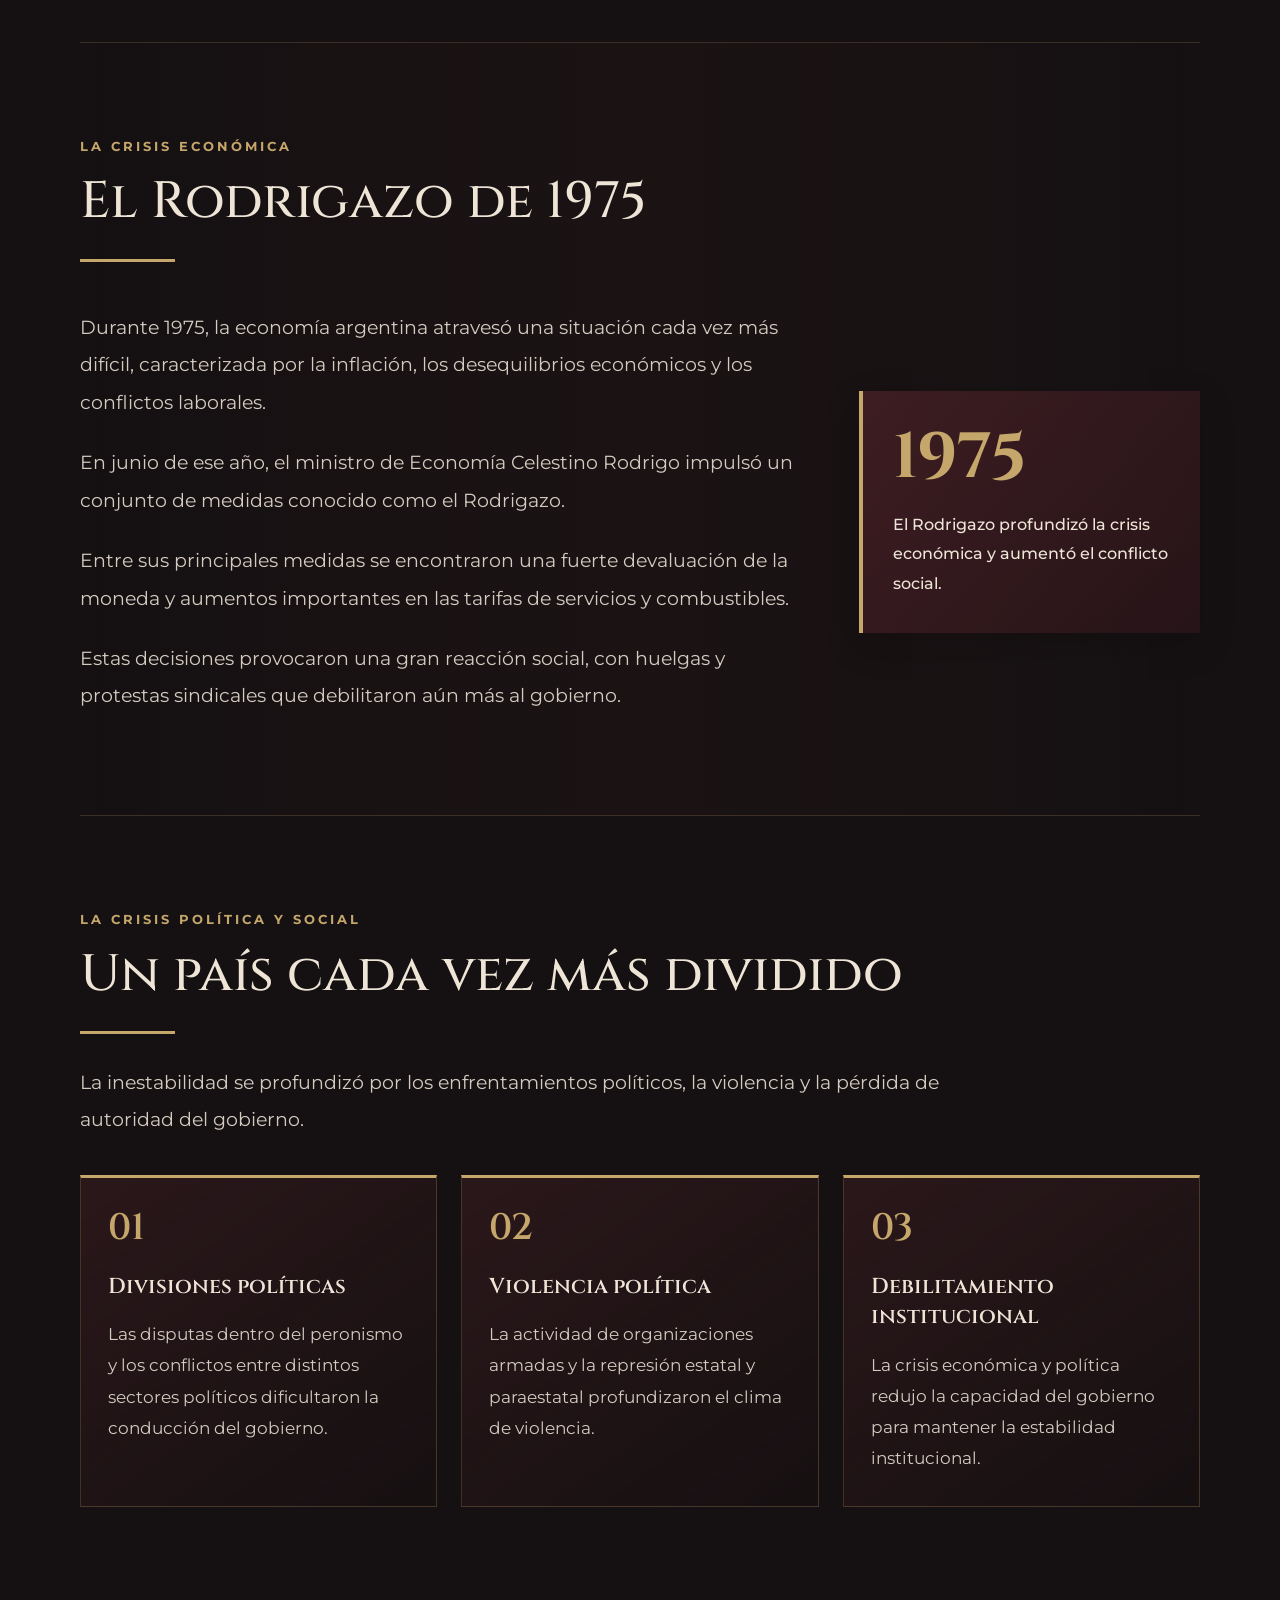
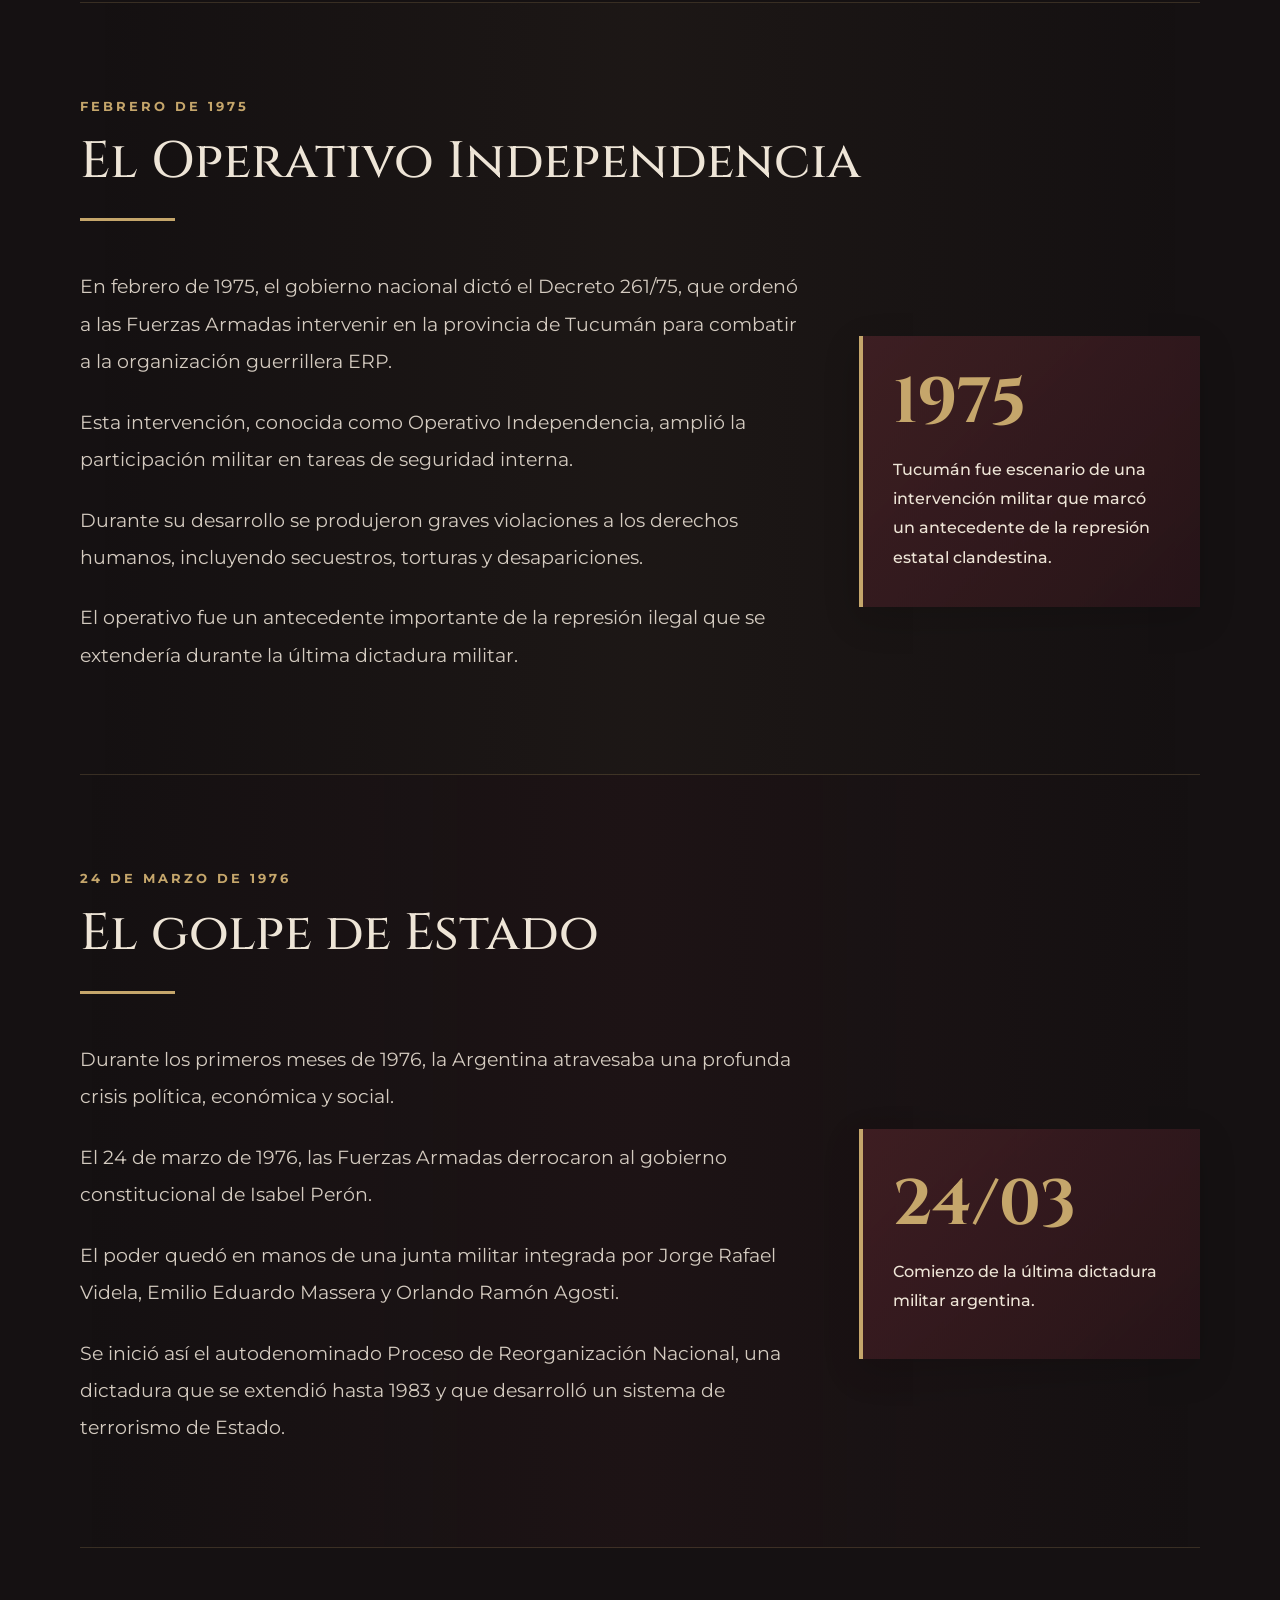
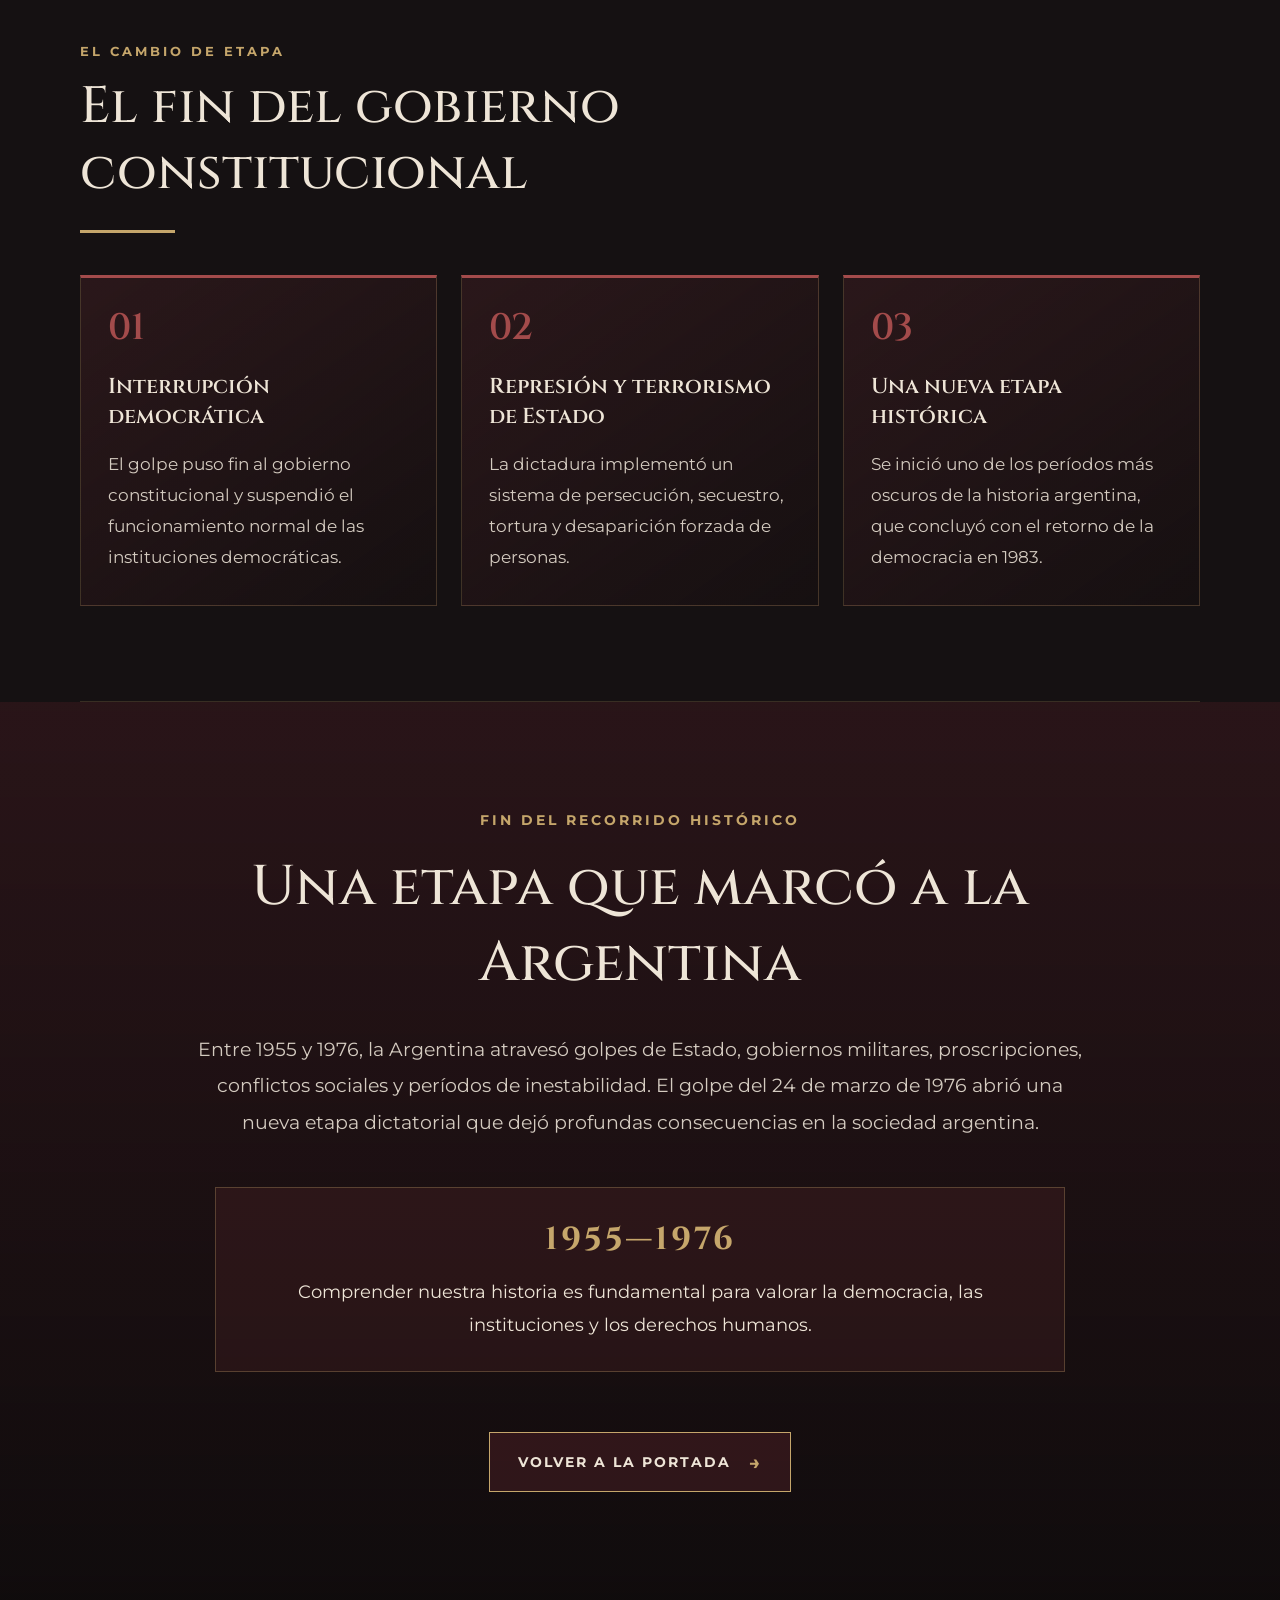
<file: paginas/isabel-peron.html>
<!DOCTYPE html>
<html lang="es">

<head>
    <meta charset="UTF-8">
    <meta name="viewport" content="width=device-width, initial-scale=1.0">

    <title>El gobierno de Isabel Perón | Revolución Libertadora</title>

    <meta name="description" content="El gobierno de María Estela Martínez de Perón, la crisis económica y política y el golpe de Estado de 1976.">

    <link rel="icon" type="image/png" href="../img/favicon.ico">

    <link rel="preconnect" href="https://fonts.googleapis.com">
    <link rel="preconnect" href="https://fonts.gstatic.com">
    <link rel="preconnect" href="https://fonts.gstatic.com" crossorigin>

    <link href="https://fonts.googleapis.com/css2?family=Cinzel:wght@400;500;600;700;800&family=Montserrat:wght@300;400;500;600;700&display=swap" rel="stylesheet">

    <link rel="stylesheet" href="../css/style.css">
    <link rel="stylesheet" href="../css/isabel-peron.css">
</head>

<body class="pagina-isabel-peron">

    <div class="fondo-isabel"></div>
    <div class="velo-isabel"></div>

    <header class="encabezado">

        <a href="../index.html" class="marca">
            <span class="marca-simbolo">✦</span>
            <span>ARCHIVO HISTÓRICO</span>
        </a>

    </header>

    <main>

        <section class="hero-isabel">

            <div class="contenido-isabel">

                <div class="etiqueta-capitulo">
                    <span>CAPÍTULO VI</span>
                    <span class="linea"></span>
                    <span>1974—1976</span>
                </div>

                <h1>
                    EL GOBIERNO
                    <span>DE ISABEL PERÓN</span>
                </h1>

                <div class="separador">
                    <span></span>
                    ✦
                    <span></span>
                </div>

                <p class="introduccion">
                    Tras la muerte de Juan Domingo Perón, María Estela
                    Martínez de Perón asumió la presidencia en un
                    contexto de profunda crisis económica, política
                    y social que culminó con el golpe de Estado de 1976.
                </p>

                <a href="#contexto" class="boton-explorar">
                    EXPLORAR EL CAPÍTULO
                    <span>↓</span>
                </a>

            </div>

            <div class="numero-capitulo">06</div>

        </section>

        <section class="seccion-historica" id="contexto">

            <div class="titulo-seccion">
                <span>1 DE JULIO DE 1974</span>
                <h2>El inicio de una nueva presidencia</h2>
                <div class="linea-titulo"></div>
            </div>

            <div class="bloque-historico">

                <div class="texto-historico">

                    <p>
                        El 1 de julio de 1974 falleció Juan Domingo
                        Perón mientras ejercía la presidencia
                        de la Nación.
                    </p>

                    <p>
                        De acuerdo con la línea de sucesión
                        constitucional, su vicepresidenta y esposa,
                        María Estela Martínez de Perón, asumió
                        la presidencia.
                    </p>

                    <p>
                        Conocida como Isabel Perón, se convirtió
                        en la primera mujer en ejercer la presidencia
                        de la Argentina.
                    </p>

                    <p>
                        Su gobierno comenzó en un escenario
                        complicado, con divisiones dentro
                        del peronismo, conflictos sociales
                        y dificultades económicas.
                    </p>

                </div>

                <div class="dato-destacado">
                    <span class="dato-numero">1974</span>
                    <span class="dato-texto">
                        Isabel Perón asumió la presidencia
                        tras la muerte de Juan Domingo Perón.
                    </span>
                </div>

            </div>

        </section>

        <section class="seccion-historica seccion-economia">

            <div class="titulo-seccion">
                <span>LA CRISIS ECONÓMICA</span>
                <h2>El Rodrigazo de 1975</h2>
                <div class="linea-titulo"></div>
            </div>

            <div class="bloque-historico">

                <div class="texto-historico">

                    <p>
                        Durante 1975, la economía argentina atravesó
                        una situación cada vez más difícil,
                        caracterizada por la inflación,
                        los desequilibrios económicos
                        y los conflictos laborales.
                    </p>

                    <p>
                        En junio de ese año, el ministro de Economía
                        Celestino Rodrigo impulsó un conjunto
                        de medidas conocido como el Rodrigazo.
                    </p>

                    <p>
                        Entre sus principales medidas se encontraron
                        una fuerte devaluación de la moneda
                        y aumentos importantes en las tarifas
                        de servicios y combustibles.
                    </p>

                    <p>
                        Estas decisiones provocaron una gran
                        reacción social, con huelgas y protestas
                        sindicales que debilitaron aún más
                        al gobierno.
                    </p>

                </div>

                <div class="dato-destacado">
                    <span class="dato-numero">1975</span>
                    <span class="dato-texto">
                        El Rodrigazo profundizó la crisis económica
                        y aumentó el conflicto social.
                    </span>
                </div>

            </div>

        </section>

        <section class="seccion-historica seccion-conflictos">

            <div class="titulo-seccion">
                <span>LA CRISIS POLÍTICA Y SOCIAL</span>
                <h2>Un país cada vez más dividido</h2>
                <div class="linea-titulo"></div>
            </div>

            <p class="descripcion-seccion">
                La inestabilidad se profundizó por los enfrentamientos
                políticos, la violencia y la pérdida de autoridad
                del gobierno.
            </p>

            <div class="desarrollo-grid">

                <article class="tarjeta-desarrollo">
                    <span class="numero-tarjeta">01</span>
                    <h3>Divisiones políticas</h3>
                    <p>
                        Las disputas dentro del peronismo y los conflictos
                        entre distintos sectores políticos dificultaron
                        la conducción del gobierno.
                    </p>
                </article>

                <article class="tarjeta-desarrollo">
                    <span class="numero-tarjeta">02</span>
                    <h3>Violencia política</h3>
                    <p>
                        La actividad de organizaciones armadas
                        y la represión estatal y paraestatal
                        profundizaron el clima de violencia.
                    </p>
                </article>

                <article class="tarjeta-desarrollo">
                    <span class="numero-tarjeta">03</span>
                    <h3>Debilitamiento institucional</h3>
                    <p>
                        La crisis económica y política redujo
                        la capacidad del gobierno para mantener
                        la estabilidad institucional.
                    </p>
                </article>

            </div>

        </section>

        <section class="seccion-historica seccion-tucuman">

            <div class="titulo-seccion">
                <span>FEBRERO DE 1975</span>
                <h2>El Operativo Independencia</h2>
                <div class="linea-titulo"></div>
            </div>

            <div class="bloque-historico">

                <div class="texto-historico">

                    <p>
                        En febrero de 1975, el gobierno nacional
                        dictó el Decreto 261/75, que ordenó a las
                        Fuerzas Armadas intervenir en la provincia
                        de Tucumán para combatir a la organización
                        guerrillera ERP.
                    </p>

                    <p>
                        Esta intervención, conocida como Operativo
                        Independencia, amplió la participación
                        militar en tareas de seguridad interna.
                    </p>

                    <p>
                        Durante su desarrollo se produjeron graves
                        violaciones a los derechos humanos,
                        incluyendo secuestros, torturas
                        y desapariciones.
                    </p>

                    <p>
                        El operativo fue un antecedente importante
                        de la represión ilegal que se extendería
                        durante la última dictadura militar.
                    </p>

                </div>

                <div class="dato-destacado">
                    <span class="dato-numero">1975</span>
                    <span class="dato-texto">
                        Tucumán fue escenario de una intervención
                        militar que marcó un antecedente de la
                        represión estatal clandestina.
                    </span>
                </div>

            </div>

        </section>

        <section class="seccion-historica seccion-golpe">

            <div class="titulo-seccion">
                <span>24 DE MARZO DE 1976</span>
                <h2>El golpe de Estado</h2>
                <div class="linea-titulo"></div>
            </div>

            <div class="bloque-historico">

                <div class="texto-historico">

                    <p>
                        Durante los primeros meses de 1976,
                        la Argentina atravesaba una profunda
                        crisis política, económica y social.
                    </p>

                    <p>
                        El 24 de marzo de 1976, las Fuerzas Armadas
                        derrocaron al gobierno constitucional
                        de Isabel Perón.
                    </p>

                    <p>
                        El poder quedó en manos de una junta militar
                        integrada por Jorge Rafael Videla,
                        Emilio Eduardo Massera y Orlando Ramón Agosti.
                    </p>

                    <p>
                        Se inició así el autodenominado Proceso
                        de Reorganización Nacional, una dictadura
                        que se extendió hasta 1983 y que desarrolló
                        un sistema de terrorismo de Estado.
                    </p>

                </div>

                <div class="dato-destacado">
                    <span class="dato-numero">24/03</span>
                    <span class="dato-texto">
                        Comienzo de la última dictadura militar
                        argentina.
                    </span>
                </div>

            </div>

        </section>

        <section class="seccion-historica seccion-consecuencias">

            <div class="titulo-seccion">
                <span>EL CAMBIO DE ETAPA</span>
                <h2>El fin del gobierno constitucional</h2>
                <div class="linea-titulo"></div>
            </div>

            <div class="desarrollo-grid">

                <article class="tarjeta-desarrollo">
                    <span class="numero-tarjeta">01</span>
                    <h3>Interrupción democrática</h3>
                    <p>
                        El golpe puso fin al gobierno constitucional
                        y suspendió el funcionamiento normal
                        de las instituciones democráticas.
                    </p>
                </article>

                <article class="tarjeta-desarrollo">
                    <span class="numero-tarjeta">02</span>
                    <h3>Represión y terrorismo de Estado</h3>
                    <p>
                        La dictadura implementó un sistema
                        de persecución, secuestro, tortura
                        y desaparición forzada de personas.
                    </p>
                </article>

                <article class="tarjeta-desarrollo">
                    <span class="numero-tarjeta">03</span>
                    <h3>Una nueva etapa histórica</h3>
                    <p>
                        Se inició uno de los períodos más
                        oscuros de la historia argentina,
                        que concluyó con el retorno
                        de la democracia en 1983.
                    </p>
                </article>

            </div>

        </section>

        <section class="cierre-capitulo">

            <span>FIN DEL RECORRIDO HISTÓRICO</span>

            <h2>Una etapa que marcó a la Argentina</h2>

            <p>
                Entre 1955 y 1976, la Argentina atravesó golpes
                de Estado, gobiernos militares, proscripciones,
                conflictos sociales y períodos de inestabilidad.
                El golpe del 24 de marzo de 1976 abrió una nueva
                etapa dictatorial que dejó profundas consecuencias
                en la sociedad argentina.
            </p>

            <div class="mensaje-final">
                <span>1955—1976</span>
                <p>
                    Comprender nuestra historia es fundamental
                    para valorar la democracia, las instituciones
                    y los derechos humanos.
                </p>
            </div>

            <a href="../index.html" class="boton-siguiente">
                VOLVER A LA PORTADA
                <span>→</span>
            </a>

        </section>

    </main>

  

    <script src="../js/navegacion.js"></script>

</body>
</html>
</file>
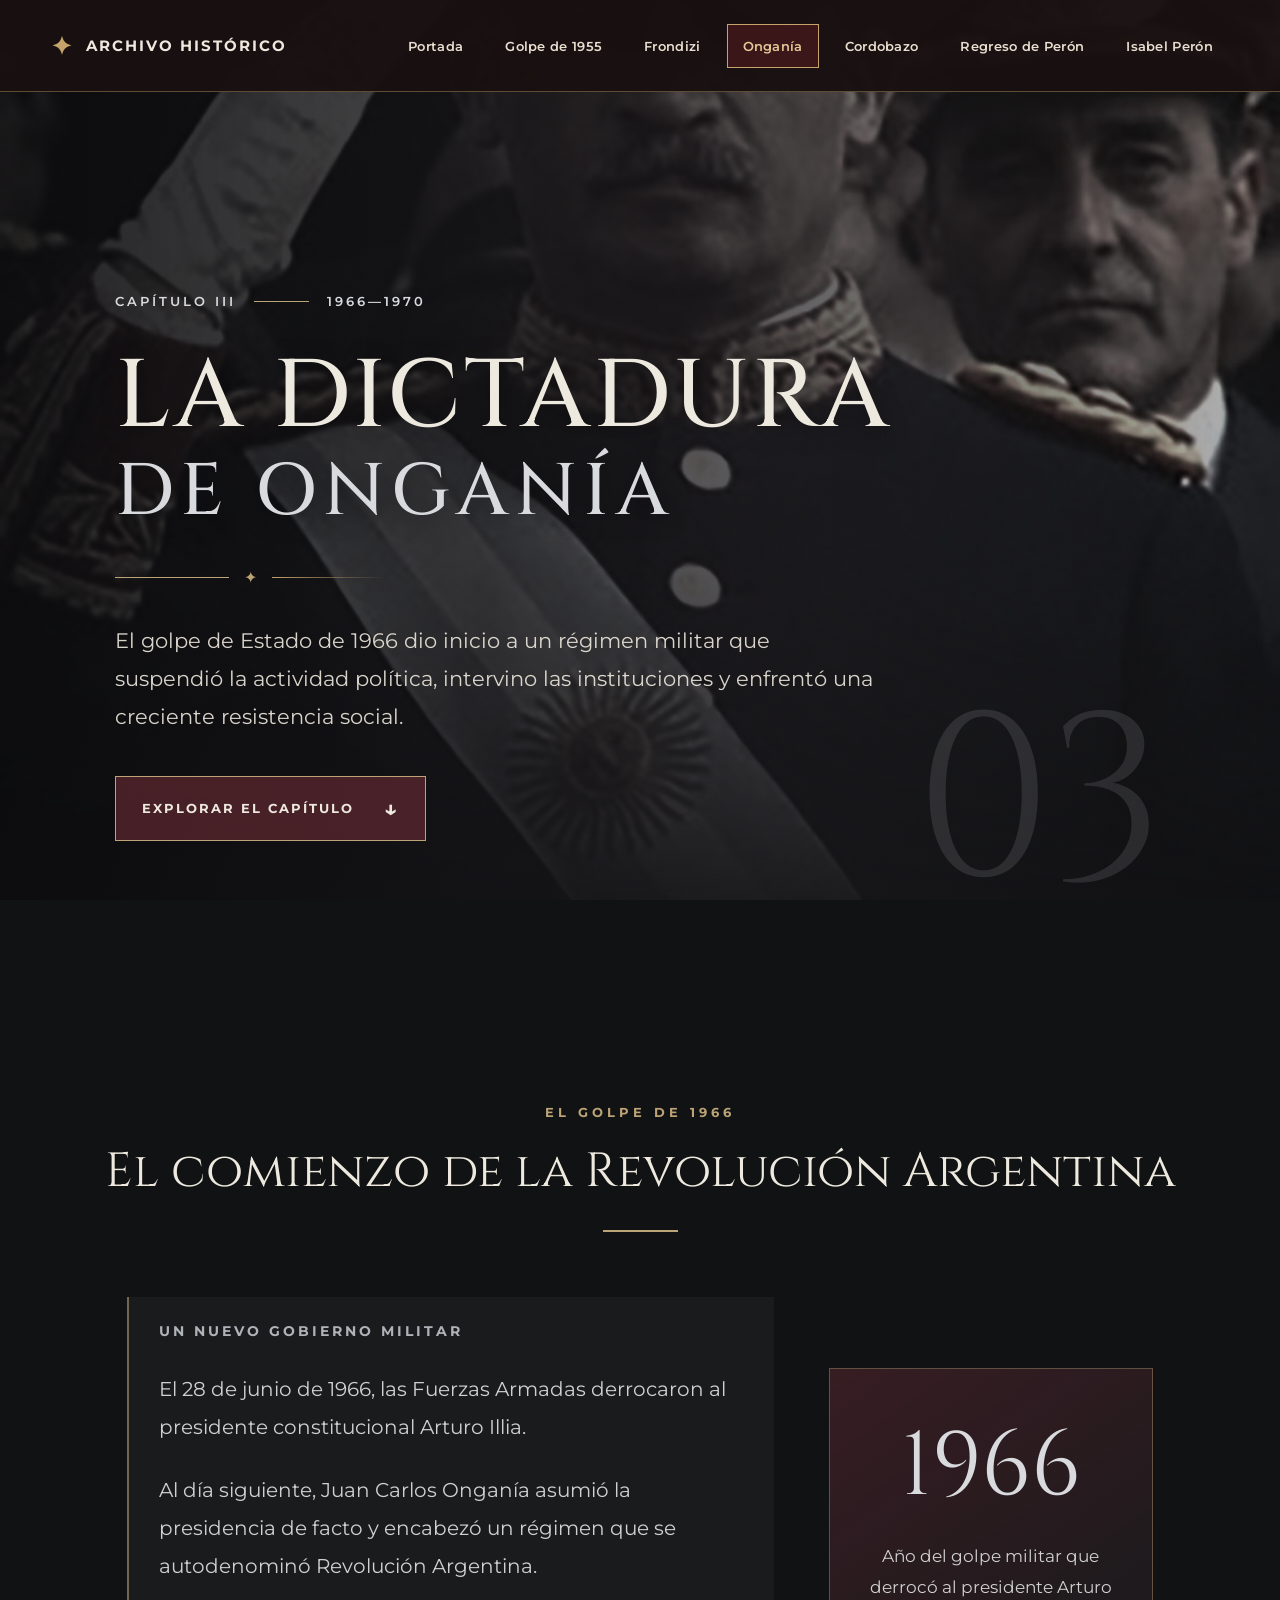
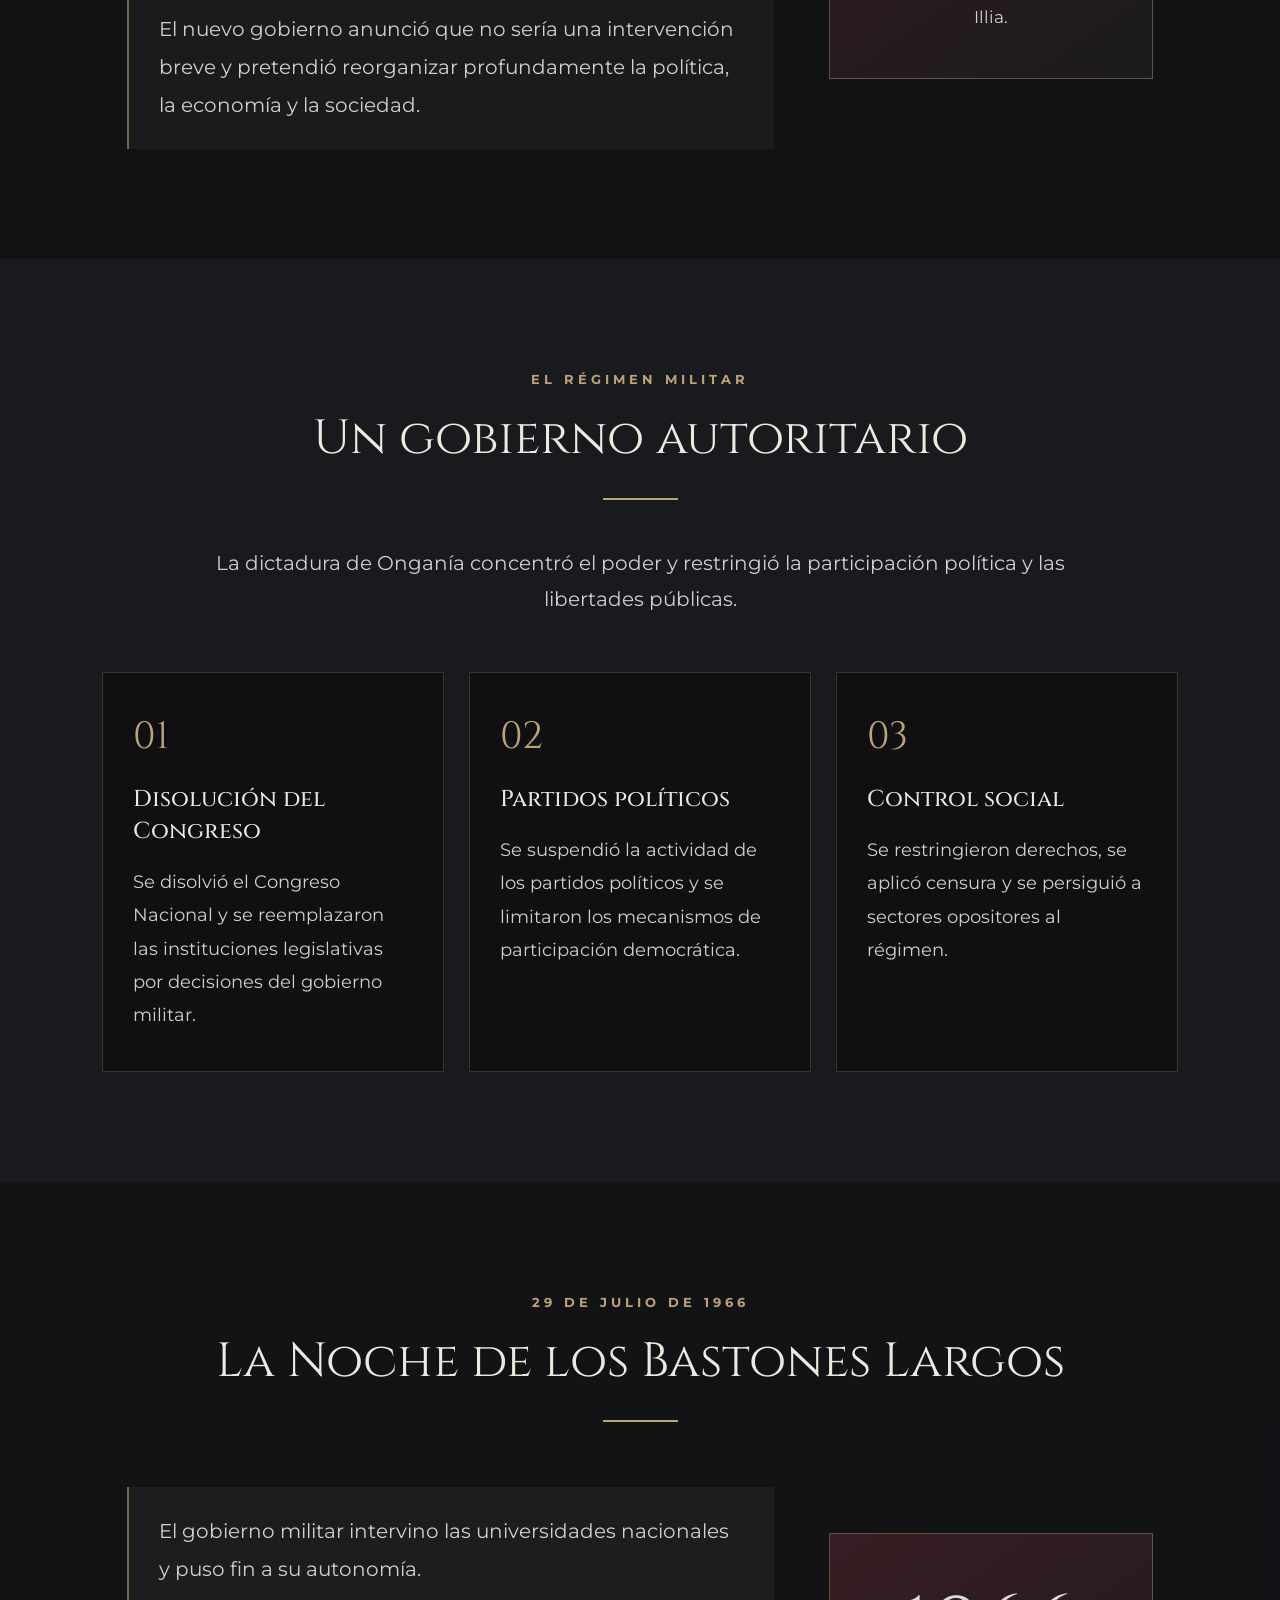
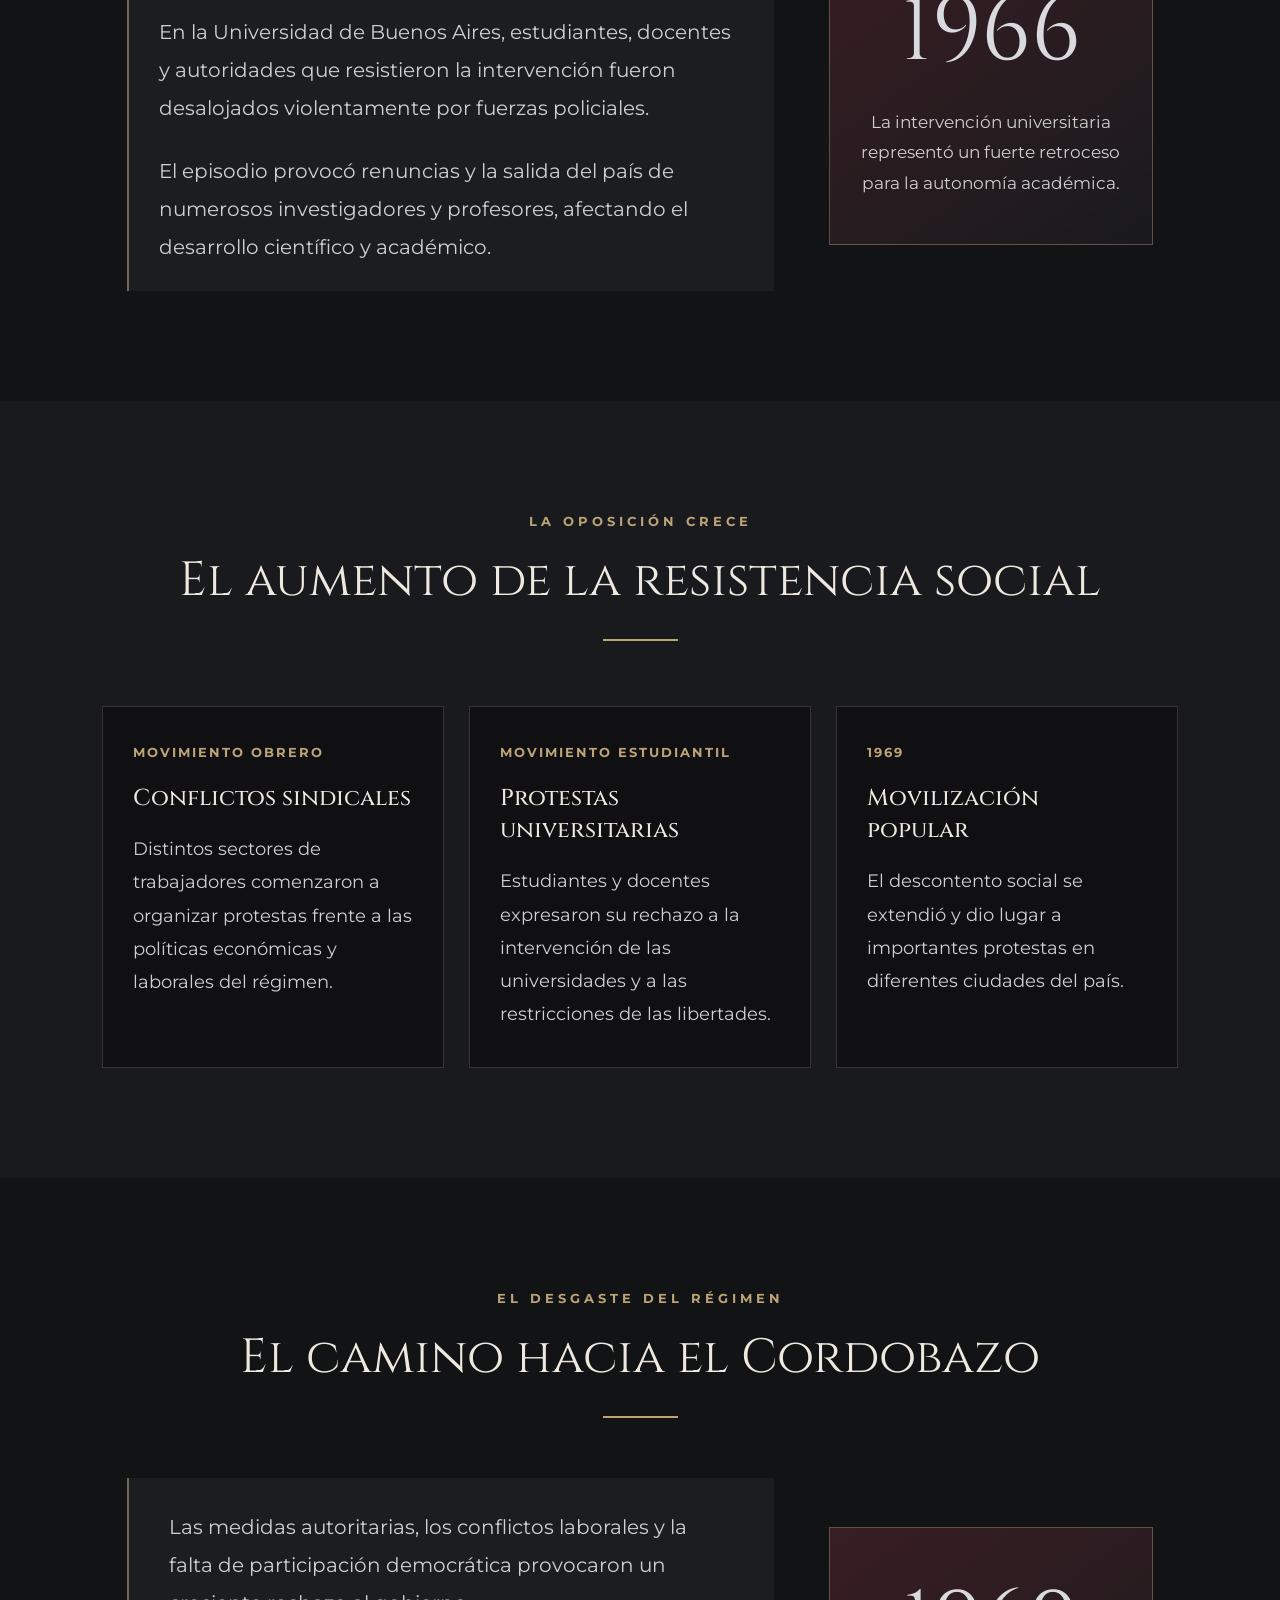
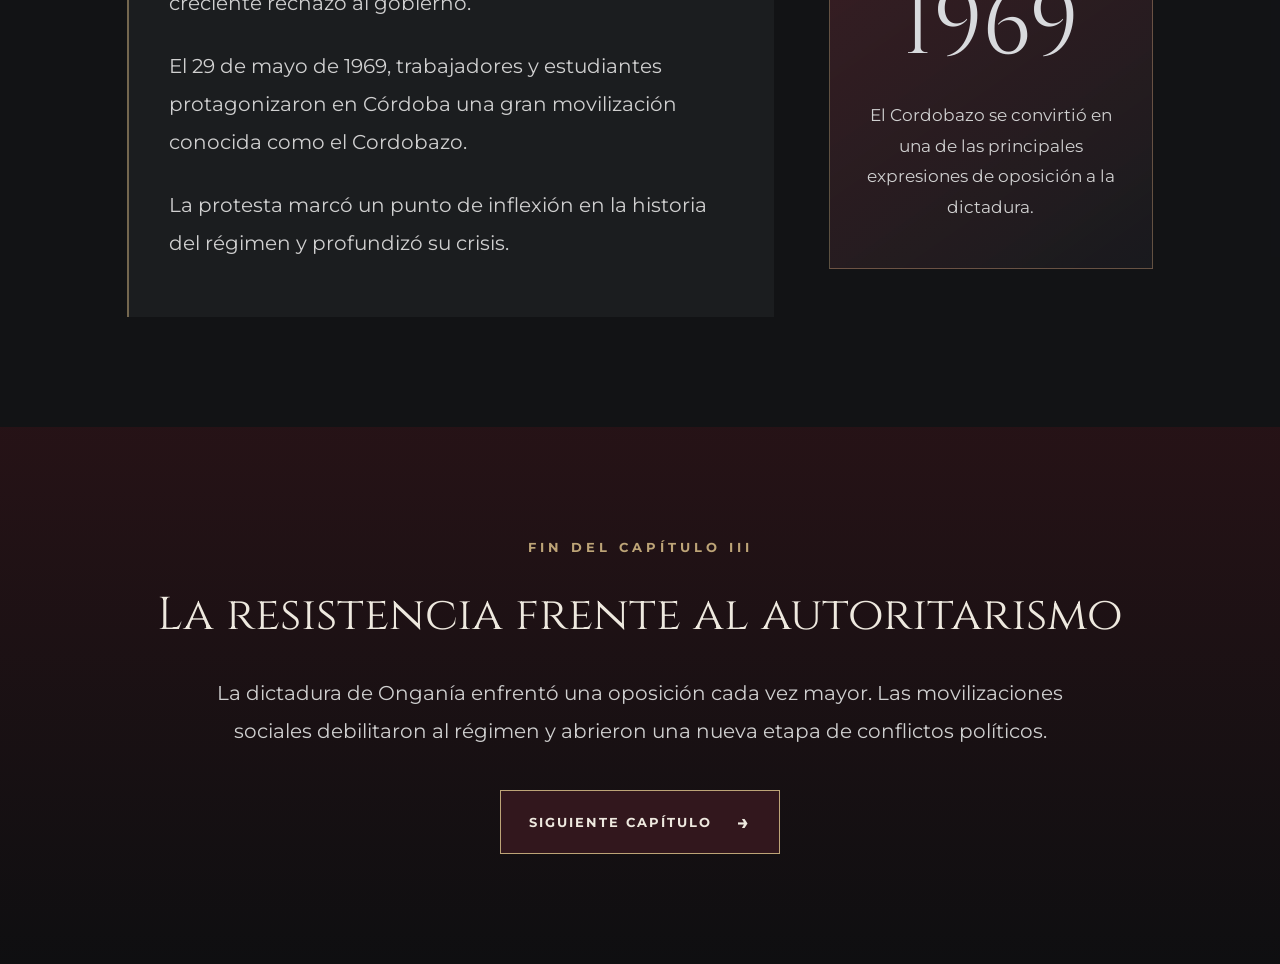
<file: paginas/ongania.html>
<!DOCTYPE html>
<html lang="es">

<head>
    <meta charset="UTF-8">
    <meta name="viewport" content="width=device-width, initial-scale=1.0">

    <title>La dictadura de Onganía | Revolución Libertadora</title>

    <meta name="description" content="La dictadura de Juan Carlos Onganía, la Revolución Argentina y los conflictos sociales entre 1966 y 1970.">

    <link rel="icon" type="image/png" href="../img/favicon.ico">


    <link rel="preconnect" href="https://fonts.googleapis.com">
    <link rel="preconnect" href="https://fonts.gstatic.com">
    <link rel="preconnect" href="https://fonts.gstatic.com" crossorigin>

    <link href="https://fonts.googleapis.com/css2?family=Cinzel:wght@400;500;600;700;800&family=Montserrat:wght@300;400;500;600;700&display=swap" rel="stylesheet">

    <link rel="stylesheet" href="../css/style.css">
    <link rel="stylesheet" href="../css/ongania.css">
</head>

<body class="pagina-ongania">

    <div class="fondo-ongania"></div>
    <div class="velo-ongania"></div>

    <header class="encabezado">

        <a href="../index.html" class="marca">
            <span class="marca-simbolo">✦</span>
            <span>ARCHIVO HISTÓRICO</span>
        </a>

    </header>

    <main>

        <section class="hero-ongania">

            <div class="contenido-ongania">

                <div class="etiqueta-capitulo">
                    <span>CAPÍTULO III</span>
                    <span class="linea"></span>
                    <span>1966—1970</span>
                </div>

                <h1>
                    LA DICTADURA
                    <span>DE ONGANÍA</span>
                </h1>

                <div class="separador">
                    <span></span>
                    ✦
                    <span></span>
                </div>

                <p class="introduccion">
                    El golpe de Estado de 1966 dio inicio a un régimen militar
                    que suspendió la actividad política, intervino las
                    instituciones y enfrentó una creciente resistencia social.
                </p>

                <a href="#contexto" class="boton-explorar">
                    EXPLORAR EL CAPÍTULO
                    <span>↓</span>
                </a>

            </div>

            <div class="numero-capitulo">03</div>

        </section>

        <section class="seccion-historica" id="contexto">

            <div class="titulo-seccion">
                <span>EL GOLPE DE 1966</span>
                <h2>El comienzo de la Revolución Argentina</h2>
                <div class="linea-titulo"></div>
            </div>

            <div class="bloque-historico">

                <div class="texto-historico">

                    <span class="subtitulo">UN NUEVO GOBIERNO MILITAR</span>

                    <p>
                        El 28 de junio de 1966, las Fuerzas Armadas
                        derrocaron al presidente constitucional
                        Arturo Illia.
                    </p>

                    <p>
                        Al día siguiente, Juan Carlos Onganía asumió
                        la presidencia de facto y encabezó un régimen
                        que se autodenominó Revolución Argentina.
                    </p>

                    <p>
                        El nuevo gobierno anunció que no sería una
                        intervención breve y pretendió reorganizar
                        profundamente la política, la economía
                        y la sociedad.
                    </p>

                </div>

                <div class="dato-destacado">
                    <span class="dato-numero">1966</span>
                    <span class="dato-texto">
                        Año del golpe militar que derrocó al presidente
                        Arturo Illia.
                    </span>
                </div>

            </div>

        </section>

        <section class="seccion-historica seccion-medidas">

            <div class="titulo-seccion">
                <span>EL RÉGIMEN MILITAR</span>
                <h2>Un gobierno autoritario</h2>
                <div class="linea-titulo"></div>
            </div>

            <p class="descripcion-seccion">
                La dictadura de Onganía concentró el poder y restringió
                la participación política y las libertades públicas.
            </p>

            <div class="desarrollo-grid">

                <article class="tarjeta-desarrollo">
                    <span class="numero-tarjeta">01</span>
                    <h3>Disolución del Congreso</h3>
                    <p>
                        Se disolvió el Congreso Nacional y se reemplazaron
                        las instituciones legislativas por decisiones
                        del gobierno militar.
                    </p>
                </article>

                <article class="tarjeta-desarrollo">
                    <span class="numero-tarjeta">02</span>
                    <h3>Partidos políticos</h3>
                    <p>
                        Se suspendió la actividad de los partidos políticos
                        y se limitaron los mecanismos de participación
                        democrática.
                    </p>
                </article>

                <article class="tarjeta-desarrollo">
                    <span class="numero-tarjeta">03</span>
                    <h3>Control social</h3>
                    <p>
                        Se restringieron derechos, se aplicó censura
                        y se persiguió a sectores opositores al régimen.
                    </p>
                </article>

            </div>

        </section>

        <section class="seccion-historica seccion-universidades">

            <div class="titulo-seccion">
                <span>29 DE JULIO DE 1966</span>
                <h2>La Noche de los Bastones Largos</h2>
                <div class="linea-titulo"></div>
            </div>

            <div class="bloque-historico">

                <div class="texto-historico">

                    <p>
                        El gobierno militar intervino las universidades
                        nacionales y puso fin a su autonomía.
                    </p>

                    <p>
                        En la Universidad de Buenos Aires, estudiantes,
                        docentes y autoridades que resistieron la
                        intervención fueron desalojados violentamente
                        por fuerzas policiales.
                    </p>

                    <p>
                        El episodio provocó renuncias y la salida del país
                        de numerosos investigadores y profesores,
                        afectando el desarrollo científico y académico.
                    </p>

                </div>

                <div class="dato-destacado">
                    <span class="dato-numero">1966</span>
                    <span class="dato-texto">
                        La intervención universitaria representó
                        un fuerte retroceso para la autonomía académica.
                    </span>
                </div>

            </div>

        </section>

        <section class="seccion-historica seccion-resistencia">

            <div class="titulo-seccion">
                <span>LA OPOSICIÓN CRECE</span>
                <h2>El aumento de la resistencia social</h2>
                <div class="linea-titulo"></div>
            </div>

            <div class="acontecimientos">

                <article class="acontecimiento">
                    <span class="fecha">MOVIMIENTO OBRERO</span>
                    <h3>Conflictos sindicales</h3>
                    <p>
                        Distintos sectores de trabajadores comenzaron
                        a organizar protestas frente a las políticas
                        económicas y laborales del régimen.
                    </p>
                </article>

                <article class="acontecimiento">
                    <span class="fecha">MOVIMIENTO ESTUDIANTIL</span>
                    <h3>Protestas universitarias</h3>
                    <p>
                        Estudiantes y docentes expresaron su rechazo
                        a la intervención de las universidades
                        y a las restricciones de las libertades.
                    </p>
                </article>

                <article class="acontecimiento">
                    <span class="fecha">1969</span>
                    <h3>Movilización popular</h3>
                    <p>
                        El descontento social se extendió y dio lugar
                        a importantes protestas en diferentes ciudades
                        del país.
                    </p>
                </article>

            </div>

        </section>

        <section class="consecuencias">

            <div class="titulo-seccion">
                <span>EL DESGASTE DEL RÉGIMEN</span>
                <h2>El camino hacia el Cordobazo</h2>
                <div class="linea-titulo"></div>
            </div>

            <div class="bloque-historico">

                <div class="texto-historico">

                    <p>
                        Las medidas autoritarias, los conflictos laborales
                        y la falta de participación democrática provocaron
                        un creciente rechazo al gobierno.
                    </p>

                    <p>
                        El 29 de mayo de 1969, trabajadores y estudiantes
                        protagonizaron en Córdoba una gran movilización
                        conocida como el Cordobazo.
                    </p>

                    <p>
                        La protesta marcó un punto de inflexión en la
                        historia del régimen y profundizó su crisis.
                    </p>

                </div>

                <div class="dato-destacado">
                    <span class="dato-numero">1969</span>
                    <span class="dato-texto">
                        El Cordobazo se convirtió en una de las
                        principales expresiones de oposición
                        a la dictadura.
                    </span>
                </div>

            </div>

        </section>

        <section class="cierre-capitulo">

            <span>FIN DEL CAPÍTULO III</span>

            <h2>La resistencia frente al autoritarismo</h2>

            <p>
                La dictadura de Onganía enfrentó una oposición cada vez
                mayor. Las movilizaciones sociales debilitaron al régimen
                y abrieron una nueva etapa de conflictos políticos.
            </p>

            <a href="cordobazo.html" class="boton-siguiente">
                SIGUIENTE CAPÍTULO
                <span>→</span>
            </a>

        </section>

    </main>

    

    <script src="../js/navegacion.js"></script>

</body>
</html>
</file>
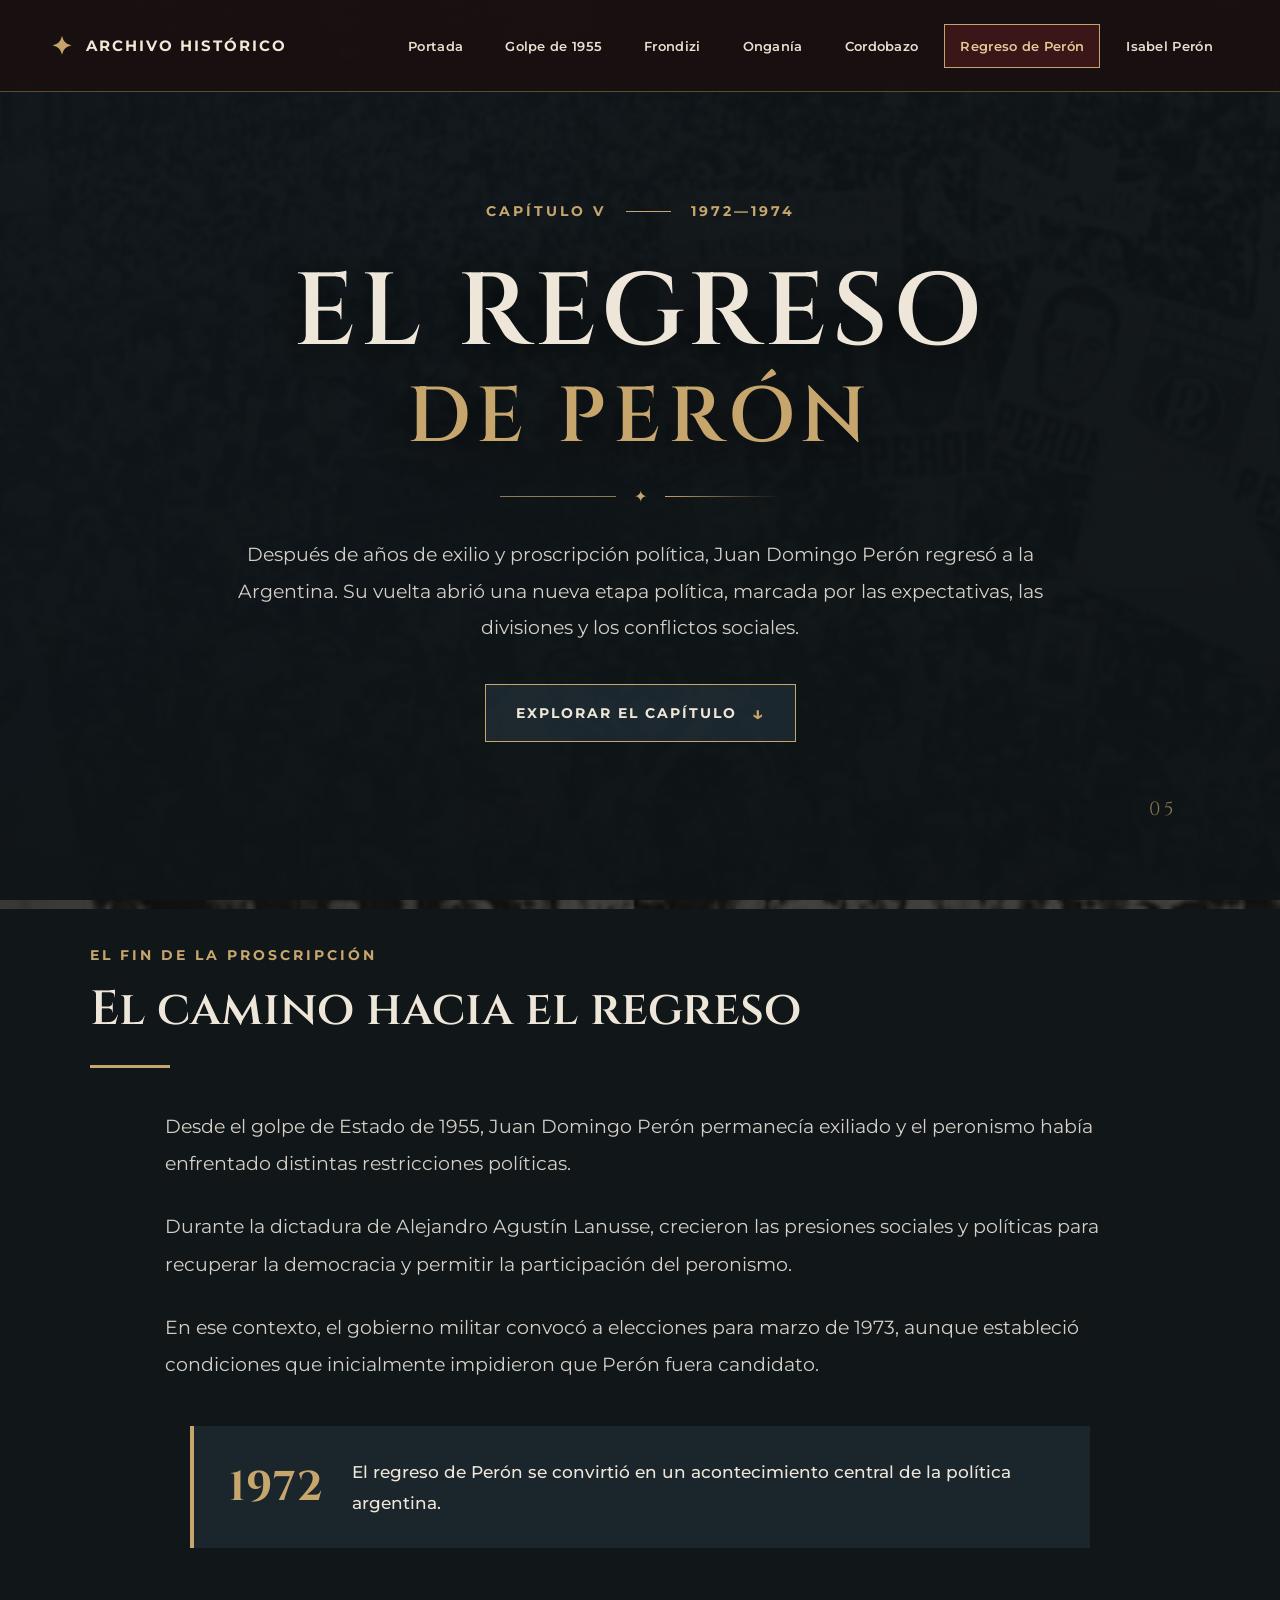
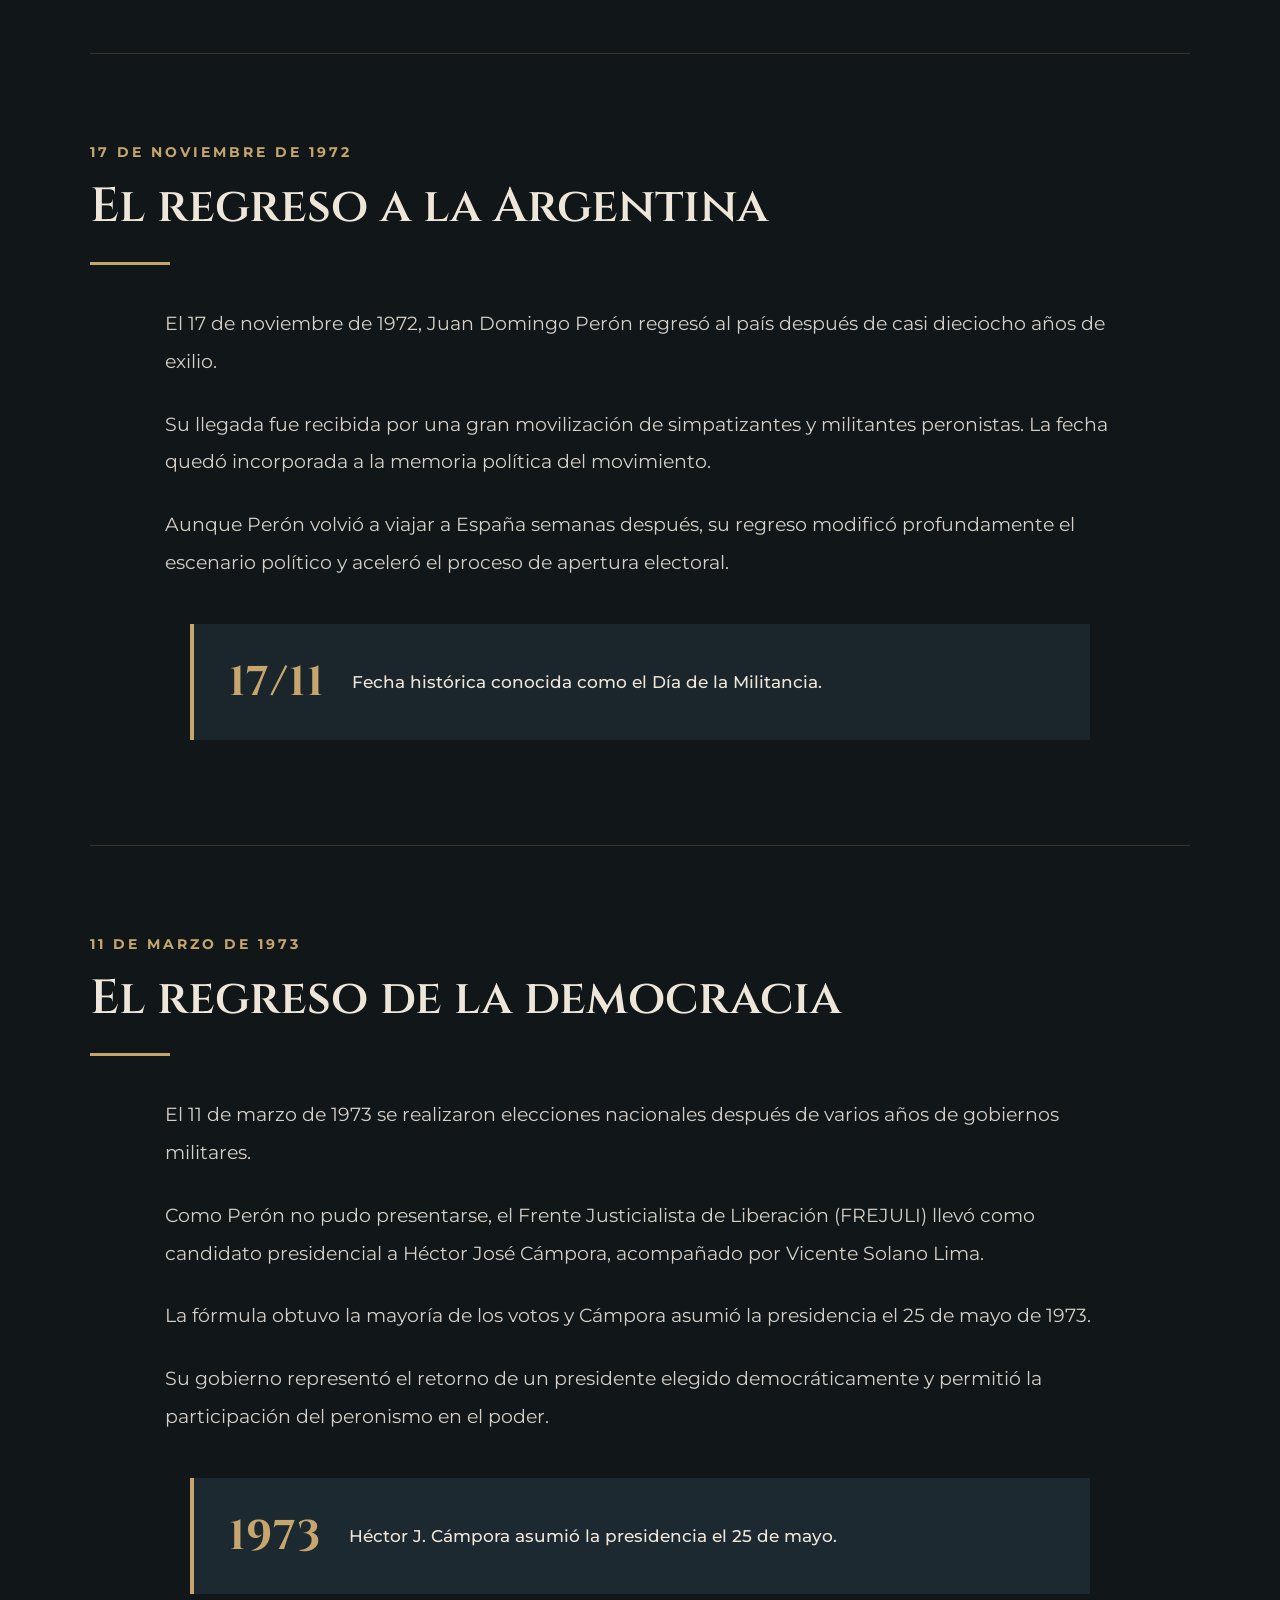
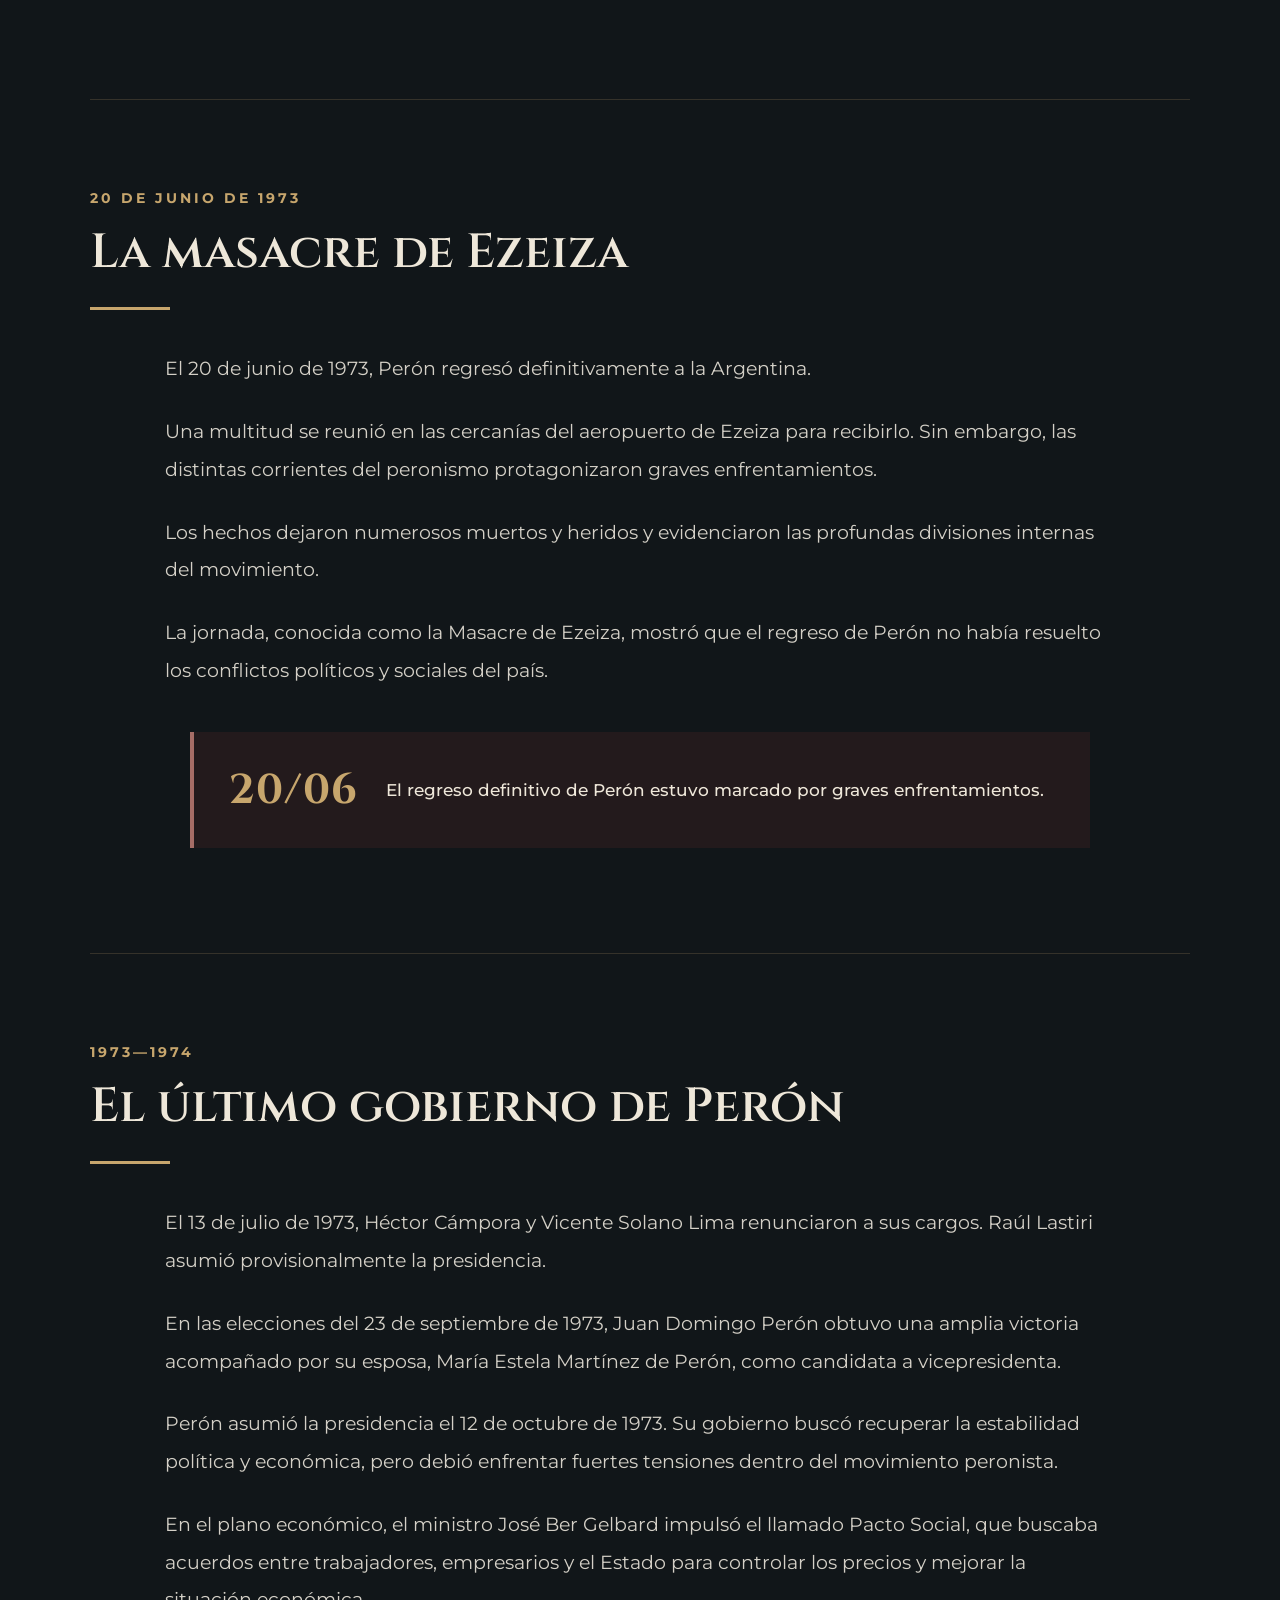
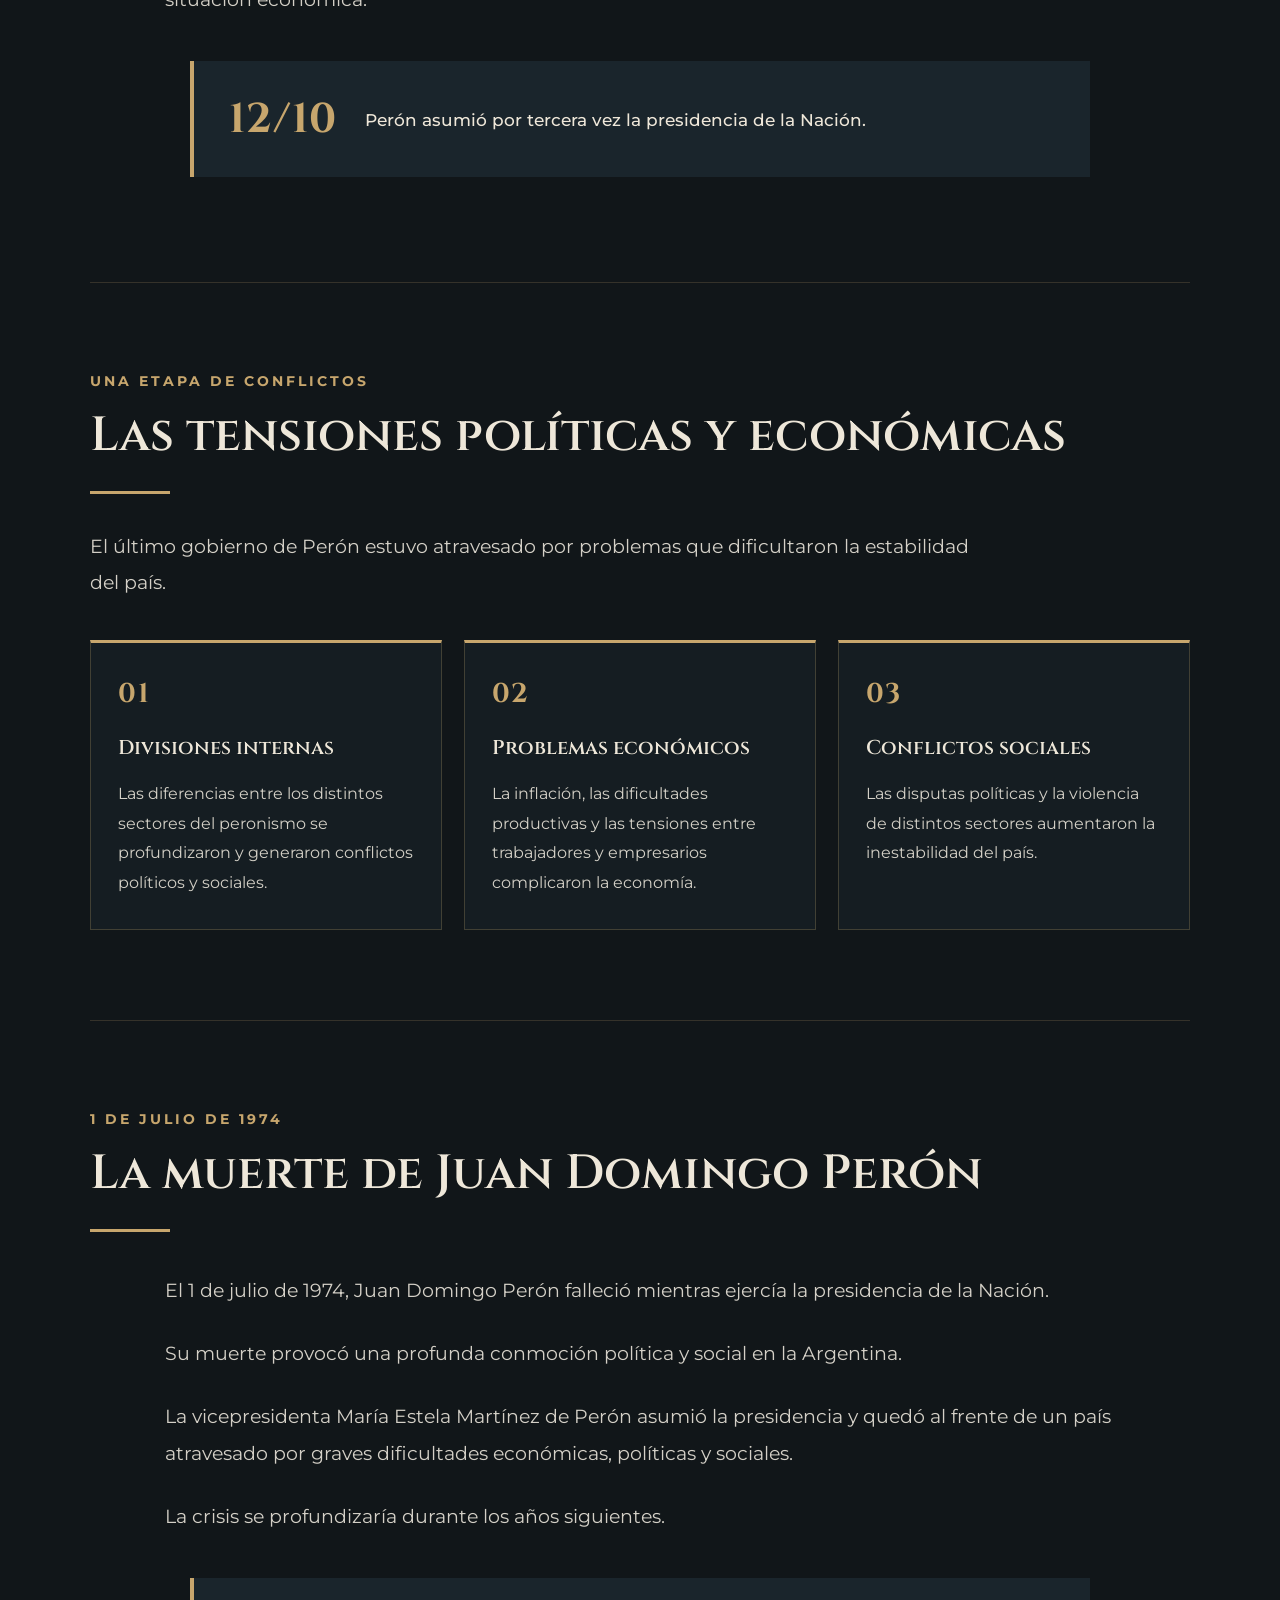
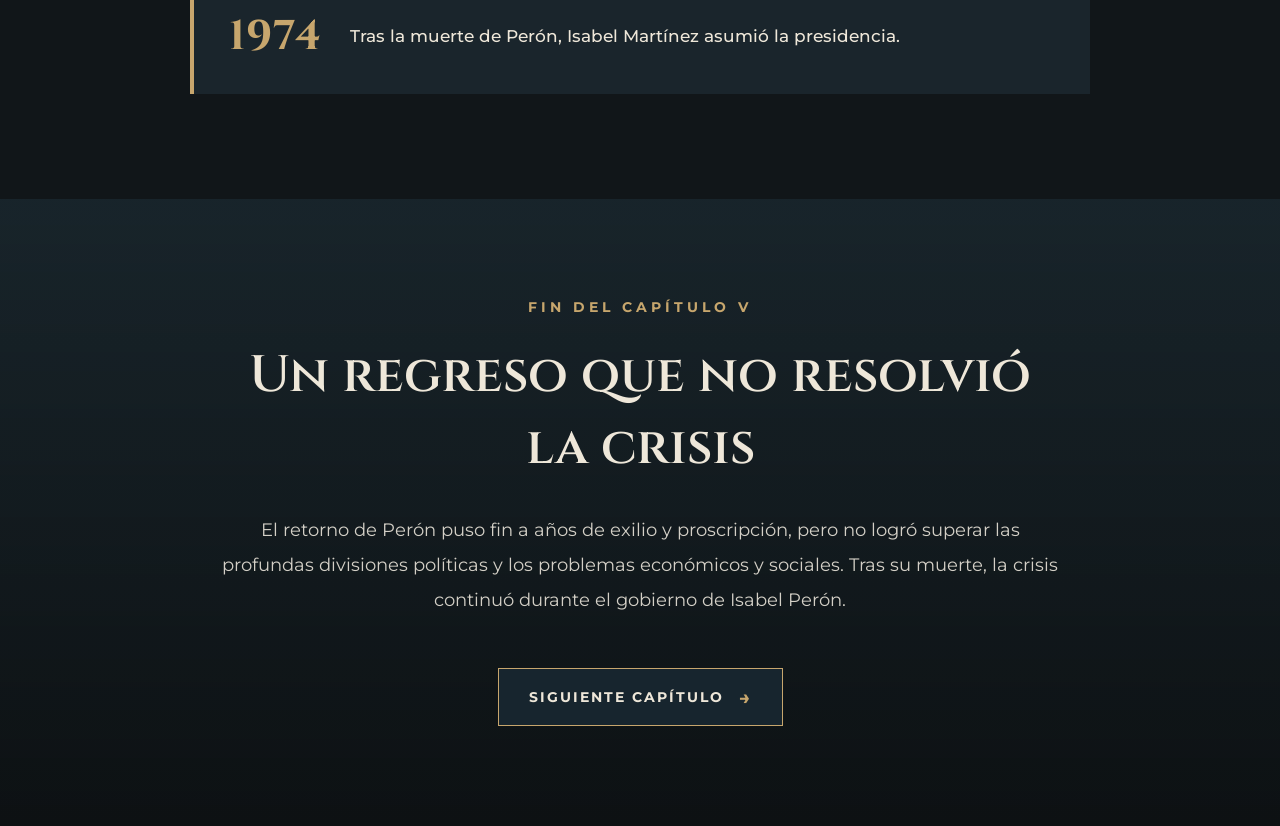
<file: paginas/regreso-peron.html>
<!DOCTYPE html>
<html lang="es">

<head>
    <meta charset="UTF-8">
    <meta name="viewport" content="width=device-width, initial-scale=1.0">

    <title>El regreso de Perón | Revolución Libertadora</title>

    <meta name="description" content="El regreso de Juan Domingo Perón a la Argentina, las elecciones de 1973 y su último gobierno entre 1973 y 1974.">

    <link rel="icon" type="image/png" href="../img/favicon.ico">

    <link rel="preconnect" href="https://fonts.googleapis.com">
    <link rel="preconnect" href="https://fonts.gstatic.com">
    <link rel="preconnect" href="https://fonts.gstatic.com" crossorigin>

    <link href="https://fonts.googleapis.com/css2?family=Cinzel:wght@400;500;600;700;800&family=Montserrat:wght@300;400;500;600;700&display=swap" rel="stylesheet">

    <link rel="stylesheet" href="../css/style.css">
    <link rel="stylesheet" href="../css/regreso-peron.css">
</head>

<body class="pagina-regreso-peron">

    <div class="fondo-regreso"></div>
    <div class="velo-regreso"></div>

    <header class="encabezado">

        <a href="../index.html" class="marca">
            <span class="marca-simbolo">✦</span>
            <span>ARCHIVO HISTÓRICO</span>
        </a>

    </header>

    <main>

        <section class="hero-regreso">

            <div class="contenido-regreso">

                <div class="etiqueta-capitulo">
                    <span>CAPÍTULO V</span>
                    <span class="linea"></span>
                    <span>1972—1974</span>
                </div>

                <h1>
                    EL REGRESO
                    <span>DE PERÓN</span>
                </h1>

                <div class="separador">
                    <span></span>
                    ✦
                    <span></span>
                </div>

                <p class="introduccion">
                    Después de años de exilio y proscripción política,
                    Juan Domingo Perón regresó a la Argentina.
                    Su vuelta abrió una nueva etapa política,
                    marcada por las expectativas, las divisiones
                    y los conflictos sociales.
                </p>

                <a href="#contexto" class="boton-explorar">
                    EXPLORAR EL CAPÍTULO
                    <span>↓</span>
                </a>

            </div>

            <div class="numero-capitulo">05</div>

        </section>

        <section class="seccion-historica" id="contexto">

            <div class="titulo-seccion">
                <span>EL FIN DE LA PROSCRIPCIÓN</span>
                <h2>El camino hacia el regreso</h2>
                <div class="linea-titulo"></div>
            </div>

            <div class="bloque-historico">

                <div class="texto-historico">

                    <p>
                        Desde el golpe de Estado de 1955, Juan Domingo
                        Perón permanecía exiliado y el peronismo había
                        enfrentado distintas restricciones políticas.
                    </p>

                    <p>
                        Durante la dictadura de Alejandro Agustín Lanusse,
                        crecieron las presiones sociales y políticas
                        para recuperar la democracia y permitir
                        la participación del peronismo.
                    </p>

                    <p>
                        En ese contexto, el gobierno militar convocó
                        a elecciones para marzo de 1973, aunque
                        estableció condiciones que inicialmente
                        impidieron que Perón fuera candidato.
                    </p>

                </div>

                <div class="dato-destacado">
                    <span class="dato-numero">1972</span>
                    <span class="dato-texto">
                        El regreso de Perón se convirtió en un
                        acontecimiento central de la política argentina.
                    </span>
                </div>

            </div>

        </section>

        <section class="seccion-historica">

            <div class="titulo-seccion">
                <span>17 DE NOVIEMBRE DE 1972</span>
                <h2>El regreso a la Argentina</h2>
                <div class="linea-titulo"></div>
            </div>

            <div class="bloque-historico">

                <div class="texto-historico">

                    <p>
                        El 17 de noviembre de 1972, Juan Domingo Perón
                        regresó al país después de casi dieciocho años
                        de exilio.
                    </p>

                    <p>
                        Su llegada fue recibida por una gran movilización
                        de simpatizantes y militantes peronistas.
                        La fecha quedó incorporada a la memoria
                        política del movimiento.
                    </p>

                    <p>
                        Aunque Perón volvió a viajar a España semanas
                        después, su regreso modificó profundamente
                        el escenario político y aceleró el proceso
                        de apertura electoral.
                    </p>

                </div>

                <div class="dato-destacado">
                    <span class="dato-numero">17/11</span>
                    <span class="dato-texto">
                        Fecha histórica conocida como el Día
                        de la Militancia.
                    </span>
                </div>

            </div>

        </section>

        <section class="seccion-historica seccion-elecciones">

            <div class="titulo-seccion">
                <span>11 DE MARZO DE 1973</span>
                <h2>El regreso de la democracia</h2>
                <div class="linea-titulo"></div>
            </div>

            <div class="bloque-historico">

                <div class="texto-historico">

                    <p>
                        El 11 de marzo de 1973 se realizaron elecciones
                        nacionales después de varios años de gobiernos
                        militares.
                    </p>

                    <p>
                        Como Perón no pudo presentarse, el Frente
                        Justicialista de Liberación (FREJULI) llevó
                        como candidato presidencial a Héctor José
                        Cámpora, acompañado por Vicente Solano Lima.
                    </p>

                    <p>
                        La fórmula obtuvo la mayoría de los votos
                        y Cámpora asumió la presidencia el 25 de mayo
                        de 1973.
                    </p>

                    <p>
                        Su gobierno representó el retorno de un
                        presidente elegido democráticamente y permitió
                        la participación del peronismo en el poder.
                    </p>

                </div>

                <div class="dato-destacado">
                    <span class="dato-numero">1973</span>
                    <span class="dato-texto">
                        Héctor J. Cámpora asumió la presidencia
                        el 25 de mayo.
                    </span>
                </div>

            </div>

        </section>

        <section class="seccion-historica seccion-ezeiza">

            <div class="titulo-seccion">
                <span>20 DE JUNIO DE 1973</span>
                <h2>La masacre de Ezeiza</h2>
                <div class="linea-titulo"></div>
            </div>

            <div class="bloque-historico">

                <div class="texto-historico">

                    <p>
                        El 20 de junio de 1973, Perón regresó
                        definitivamente a la Argentina.
                    </p>

                    <p>
                        Una multitud se reunió en las cercanías
                        del aeropuerto de Ezeiza para recibirlo.
                        Sin embargo, las distintas corrientes
                        del peronismo protagonizaron graves
                        enfrentamientos.
                    </p>

                    <p>
                        Los hechos dejaron numerosos muertos
                        y heridos y evidenciaron las profundas
                        divisiones internas del movimiento.
                    </p>

                    <p>
                        La jornada, conocida como la Masacre
                        de Ezeiza, mostró que el regreso de Perón
                        no había resuelto los conflictos políticos
                        y sociales del país.
                    </p>

                </div>

                <div class="dato-destacado">
                    <span class="dato-numero">20/06</span>
                    <span class="dato-texto">
                        El regreso definitivo de Perón estuvo
                        marcado por graves enfrentamientos.
                    </span>
                </div>

            </div>

        </section>

        <section class="seccion-historica seccion-gobierno">

            <div class="titulo-seccion">
                <span>1973—1974</span>
                <h2>El último gobierno de Perón</h2>
                <div class="linea-titulo"></div>
            </div>

            <div class="bloque-historico">

                <div class="texto-historico">

                    <p>
                        El 13 de julio de 1973, Héctor Cámpora
                        y Vicente Solano Lima renunciaron a sus cargos.
                        Raúl Lastiri asumió provisionalmente
                        la presidencia.
                    </p>

                    <p>
                        En las elecciones del 23 de septiembre
                        de 1973, Juan Domingo Perón obtuvo una amplia
                        victoria acompañado por su esposa,
                        María Estela Martínez de Perón, como
                        candidata a vicepresidenta.
                    </p>

                    <p>
                        Perón asumió la presidencia el 12 de octubre
                        de 1973. Su gobierno buscó recuperar
                        la estabilidad política y económica,
                        pero debió enfrentar fuertes tensiones
                        dentro del movimiento peronista.
                    </p>

                    <p>
                        En el plano económico, el ministro
                        José Ber Gelbard impulsó el llamado
                        Pacto Social, que buscaba acuerdos
                        entre trabajadores, empresarios
                        y el Estado para controlar los precios
                        y mejorar la situación económica.
                    </p>

                </div>

                <div class="dato-destacado">
                    <span class="dato-numero">12/10</span>
                    <span class="dato-texto">
                        Perón asumió por tercera vez la presidencia
                        de la Nación.
                    </span>
                </div>

            </div>

        </section>

        <section class="seccion-historica seccion-crisis">

            <div class="titulo-seccion">
                <span>UNA ETAPA DE CONFLICTOS</span>
                <h2>Las tensiones políticas y económicas</h2>
                <div class="linea-titulo"></div>
            </div>

            <p class="descripcion-seccion">
                El último gobierno de Perón estuvo atravesado
                por problemas que dificultaron la estabilidad
                del país.
            </p>

            <div class="desarrollo-grid">

                <article class="tarjeta-desarrollo">
                    <span class="numero-tarjeta">01</span>
                    <h3>Divisiones internas</h3>
                    <p>
                        Las diferencias entre los distintos sectores
                        del peronismo se profundizaron y generaron
                        conflictos políticos y sociales.
                    </p>
                </article>

                <article class="tarjeta-desarrollo">
                    <span class="numero-tarjeta">02</span>
                    <h3>Problemas económicos</h3>
                    <p>
                        La inflación, las dificultades productivas
                        y las tensiones entre trabajadores
                        y empresarios complicaron la economía.
                    </p>
                </article>

                <article class="tarjeta-desarrollo">
                    <span class="numero-tarjeta">03</span>
                    <h3>Conflictos sociales</h3>
                    <p>
                        Las disputas políticas y la violencia
                        de distintos sectores aumentaron
                        la inestabilidad del país.
                    </p>
                </article>

            </div>

        </section>

        <section class="seccion-historica seccion-final">

            <div class="titulo-seccion">
                <span>1 DE JULIO DE 1974</span>
                <h2>La muerte de Juan Domingo Perón</h2>
                <div class="linea-titulo"></div>
            </div>

            <div class="bloque-historico">

                <div class="texto-historico">

                    <p>
                        El 1 de julio de 1974, Juan Domingo Perón
                        falleció mientras ejercía la presidencia
                        de la Nación.
                    </p>

                    <p>
                        Su muerte provocó una profunda conmoción
                        política y social en la Argentina.
                    </p>

                    <p>
                        La vicepresidenta María Estela Martínez
                        de Perón asumió la presidencia y quedó
                        al frente de un país atravesado por
                        graves dificultades económicas,
                        políticas y sociales.
                    </p>

                    <p>
                        La crisis se profundizaría durante
                        los años siguientes.
                    </p>

                </div>

                <div class="dato-destacado">
                    <span class="dato-numero">1974</span>
                    <span class="dato-texto">
                        Tras la muerte de Perón, Isabel Martínez
                        asumió la presidencia.
                    </span>
                </div>

            </div>

        </section>

        <section class="cierre-capitulo">

            <span>FIN DEL CAPÍTULO V</span>

            <h2>Un regreso que no resolvió la crisis</h2>

            <p>
                El retorno de Perón puso fin a años de exilio
                y proscripción, pero no logró superar las profundas
                divisiones políticas y los problemas económicos
                y sociales. Tras su muerte, la crisis continuó
                durante el gobierno de Isabel Perón.
            </p>

            <a href="isabel-peron.html" class="boton-siguiente">
                SIGUIENTE CAPÍTULO
                <span>→</span>
            </a>

        </section>

    </main>

    

    <script src="../js/navegacion.js"></script>

</body>
</html>
</file>
<file: css/style.css>
:root {
    --bordo: #641d25;
    --bordo-oscuro: #2b1115;
    --dorado: #c5a36a;
    --dorado-claro: #e3c995;
    --marfil: #f1e8d6;
    --texto: #e8dfd0;
}

* {
    margin: 0;
    padding: 0;
    box-sizing: border-box;
}

html {
    scroll-behavior: smooth;
}

body.pagina-inicio {
    min-height: 100vh;
    background: #17110f;
    color: var(--marfil);
    font-family: 'Montserrat', sans-serif;
    overflow-x: hidden;
}

/* FONDO */

.fondo-portada {
    position: fixed;
    inset: 0;
    z-index: 0;

    background:
        linear-gradient(
            90deg,
            rgba(15, 10, 9, 0.94) 0%,
            rgba(25, 13, 12, 0.78) 48%,
            rgba(20, 12, 11, 0.43) 100%
        ),
        url('../img/portada.jpg');

    background-size: cover;
    background-position: center;
    transform: scale(1.02);
}

.velo-portada {
    position: fixed;
    inset: 0;
    z-index: 1;
    pointer-events: none;

    background:
        linear-gradient(
            180deg,
            rgba(0, 0, 0, 0.30),
            transparent 25%,
            transparent 75%,
            rgba(0, 0, 0, 0.55)
        );
}

/* ENCABEZADO */

.encabezado {
    position: absolute;
    top: 0;
    left: 0;
    z-index: 3;

    width: 100%;
    padding: 30px 7%;

    display: flex;
    justify-content: space-between;
    align-items: center;

    border-bottom: 1px solid rgba(197, 163, 106, 0.22);
}

.marca {
    display: flex;
    align-items: center;
    gap: 12px;

    color: var(--marfil);
    text-decoration: none;

    font-size: 11px;
    font-weight: 700;
    letter-spacing: 3px;
}

.marca-simbolo {
    color: var(--dorado);
    font-size: 22px;
}

.encabezado-materia {
    color: rgba(241, 232, 214, 0.65);
    font-size: 10px;
    letter-spacing: 2px;
}

/* PORTADA */

.portada {
    position: relative;
    z-index: 2;

    min-height: 100vh;
    padding: 150px 8% 100px;

    display: flex;
    align-items: center;
}

.portada-contenido {
    width: 100%;
    max-width: 900px;
    animation: aparecer 1.2s ease both;
}

.etiqueta {
    display: flex;
    align-items: center;
    gap: 14px;

    margin-bottom: 28px;

    color: var(--dorado-claro);
    font-size: 11px;
    font-weight: 600;
    letter-spacing: 5px;
}

.etiqueta span {
    width: 35px;
    height: 1px;
    background: var(--dorado);
}

h1 {
    display: flex;
    flex-direction: column;

    color: var(--marfil);
    font-family: 'Cinzel', serif;
    font-size: clamp(48px, 7.5vw, 105px);
    font-weight: 500;
    line-height: 1.08;
    letter-spacing: 3px;

    text-shadow: 0 5px 25px rgba(0, 0, 0, 0.4);
}

h1 span {
    color: var(--dorado-claro);
    font-size: 0.76em;
    letter-spacing: 7px;
}

/* SEPARADOR */

.separador {
    display: flex;
    align-items: center;
    gap: 15px;

    width: 280px;
    margin: 35px 0 25px;

    color: var(--dorado);
}

.separador span {
    flex: 1;
    height: 1px;
    background: linear-gradient(
        90deg,
        transparent,
        var(--dorado)
    );
}

.separador span:last-child {
    background: linear-gradient(
        90deg,
        var(--dorado),
        transparent
    );
}

.separador div {
    font-size: 17px;
}

/* DESCRIPCIÓN */

.portada-descripcion {
    max-width: 570px;

    color: rgba(241, 232, 214, 0.82);
    font-size: 15px;
    font-weight: 300;
    line-height: 1.9;
    letter-spacing: 0.4px;
}

/* BOTÓN */

.boton-comenzar {
    display: inline-flex;
    align-items: center;
    gap: 35px;

    margin-top: 38px;
    padding: 18px 25px;

    border: 1px solid var(--dorado);
    background: rgba(100, 29, 37, 0.65);

    color: var(--marfil);
    text-decoration: none;

    font-size: 10px;
    font-weight: 700;
    letter-spacing: 2px;

    transition: 0.35s ease;
}

.boton-comenzar:hover {
    background: var(--dorado);
    color: #1b1110;
    transform: translateY(-3px);
    box-shadow: 0 10px 30px rgba(0, 0, 0, 0.3);
}

.flecha {
    font-size: 20px;
    transition: transform 0.3s ease;
}

.boton-comenzar:hover .flecha {
    transform: translateX(5px);
}

.portada-nota {
    margin-top: 50px;

    color: rgba(227, 201, 149, 0.65);
    font-size: 9px;
    letter-spacing: 4px;
}

/* INDICADOR */

.indicador-scroll {
    position: absolute;
    bottom: 35px;
    left: 50%;

    display: flex;
    flex-direction: column;
    align-items: center;
    gap: 10px;

    color: rgba(241, 232, 214, 0.55);
    font-size: 8px;
    letter-spacing: 3px;

    transform: translateX(-50%);
}

.indicador-scroll span {
    width: 1px;
    height: 30px;
    background: var(--dorado);
}

/* CRÉDITOS */

.creditos {
    position: relative;
    z-index: 2;

    padding: 85px 9% 30px;

    background:
        linear-gradient(
            135deg,
            #211617,
            #140f0e
        );

    border-top: 1px solid rgba(197, 163, 106, 0.35);
}

.creditos-titulo {
    text-align: center;
    margin-bottom: 55px;
}

.creditos-titulo > span {
    color: var(--dorado);
    font-size: 9px;
    letter-spacing: 4px;
}

.creditos-titulo h2 {
    margin-top: 15px;

    color: var(--marfil);
    font-family: 'Cinzel', serif;
    font-size: clamp(22px, 3vw, 34px);
    font-weight: 400;
}

.creditos-datos {
    display: grid;
    grid-template-columns: 2fr 1fr 1fr;
    gap: 40px;

    max-width: 1000px;
    margin: 0 auto;
    padding: 35px 0;

    border-top: 1px solid rgba(197, 163, 106, 0.25);
    border-bottom: 1px solid rgba(197, 163, 106, 0.25);
}

.dato-etiqueta {
    display: block;
    margin-bottom: 18px;

    color: var(--dorado);
    font-size: 9px;
    font-weight: 700;
    letter-spacing: 3px;
}

.dato p {
    margin: 9px 0;

    color: rgba(241, 232, 214, 0.78);
    font-size: 12px;
    font-weight: 400;
}

.pie {
    display: flex;
    justify-content: space-between;

    max-width: 1000px;
    margin: 30px auto 0;

    color: rgba(241, 232, 214, 0.4);
    font-size: 8px;
    letter-spacing: 2px;
}

/* ANIMACIÓN */

@keyframes aparecer {
    from {
        opacity: 0;
        transform: translateY(25px);
    }

    to {
        opacity: 1;
        transform: translateY(0);
    }
}

/* RESPONSIVE */

@media (max-width: 768px) {

    .encabezado {
        padding: 22px 6%;
    }

    .marca {
        font-size: 9px;
        letter-spacing: 2px;
    }

    .encabezado-materia {
        font-size: 8px;
        letter-spacing: 1px;
    }

    .portada {
        min-height: 90vh;
        padding: 140px 7% 100px;
    }

    h1 {
        font-size: clamp(42px, 11vw, 72px);
        letter-spacing: 1px;
    }

    h1 span {
        font-size: 0.72em;
        letter-spacing: 3px;
    }

    .etiqueta {
        font-size: 9px;
        letter-spacing: 3px;
    }

    .portada-descripcion {
        font-size: 13px;
    }

    .creditos {
        padding: 65px 8% 25px;
    }

    .creditos-datos {
        grid-template-columns: 1fr;
        gap: 30px;
    }

    .pie {
        flex-direction: column;
        gap: 12px;
        text-align: center;
    }
}

@media (max-width: 420px) {

    .encabezado-materia {
        display: none;
    }

    .boton-comenzar {
        gap: 20px;
        padding: 16px 18px;
        font-size: 9px;
    }

    .portada-nota {
        font-size: 8px;
        letter-spacing: 2px;
    }
}

/* =====================================
   MENÚ GENERAL DE NAVEGACIÓN
===================================== */

.encabezado.menu-principal {
    position: relative !important;
    top: auto !important;
    left: auto !important;
    z-index: 1000 !important;

    width: 100%;
    min-height: 92px;
    padding: 20px 4% !important;

    display: flex;
    justify-content: space-between;
    align-items: center;
    gap: 35px;

    background: rgba(25, 17, 17, 0.97);
    border-bottom: 1px solid rgba(197, 163, 106, 0.4);
}

.menu-principal .marca {
    flex-shrink: 0;
    font-size: 15px;
    letter-spacing: 2px;
}

.menu-principal .marca-simbolo {
    font-size: 25px;
}

.navegacion-general {
    display: flex;
    align-items: center;
    justify-content: flex-end;
    flex-wrap: wrap;
    gap: 10px;
}

.enlace-menu {
    display: inline-flex;
    align-items: center;
    justify-content: center;

    min-height: 44px;
    padding: 12px 15px;

    color: #e8dfd0;
    text-decoration: none;

    font-family: 'Montserrat', sans-serif;
    font-size: 13px;
    font-weight: 600;
    letter-spacing: 0.3px;

    border: 1px solid transparent;
    transition: 0.25s ease;
}

.enlace-menu:hover {
    color: #e3c995;
    border-color: rgba(197, 163, 106, 0.45);
    background: rgba(100, 29, 37, 0.3);
}

.enlace-menu.activo {
    color: #e3c995;
    border-color: #c5a36a;
    background: rgba(100, 29, 37, 0.45);
}

/* =====================================
   ADAPTACIÓN PARA PROYECTOR Y TABLET
===================================== */

@media (min-width: 1400px) {
    .encabezado.menu-principal {
        min-height: 105px;
        padding: 24px 5% !important;
    }

    .menu-principal .marca {
        font-size: 17px;
    }

    .enlace-menu {
        font-size: 15px;
        padding: 14px 17px;
    }
}

/* =====================================
   RESPONSIVE
===================================== */

@media (max-width: 1050px) {
    .encabezado.menu-principal {
        flex-direction: column;
        align-items: flex-start;
        gap: 18px;
    }

    .navegacion-general {
        width: 100%;
        justify-content: flex-start;
        gap: 5px;
    }
}

@media (max-width: 600px) {
    .encabezado.menu-principal {
        padding: 18px 5% !important;
    }

    .menu-principal .marca {
        font-size: 12px;
    }

    .navegacion-general {
        display: grid;
        grid-template-columns: repeat(2, minmax(0, 1fr));
        width: 100%;
    }

    .enlace-menu {
        width: 100%;
        min-height: 42px;
        padding: 10px 7px;
        font-size: 11px;
        text-align: center;
    }
}

/* =====================================
   PORTADA — MEJORA PARA PROYECTOR
===================================== */

.pagina-inicio .marca {
    font-size: 15px;
}

.pagina-inicio .encabezado-materia {
    font-size: 13px;
}

.pagina-inicio .portada {
    min-height: 100vh;
    padding: 170px 8% 120px;
}

.pagina-inicio .portada-contenido {
    max-width: 1100px;
}

.pagina-inicio .etiqueta {
    font-size: 14px;
    letter-spacing: 5px;
    margin-bottom: 35px;
}

.pagina-inicio .etiqueta span {
    width: 45px;
}

.pagina-inicio .portada h1 {
    font-size: clamp(65px, 8vw, 120px);
    line-height: 1.12;
    letter-spacing: 4px;
}

.pagina-inicio .portada h1 span {
    font-size: 0.76em;
    letter-spacing: 7px;
}

.pagina-inicio .separador {
    width: 330px;
    margin: 40px 0 30px;
}

.pagina-inicio .separador div {
    font-size: 22px;
}

.pagina-inicio .portada-descripcion {
    max-width: 720px;
    font-size: 21px;
    line-height: 1.9;
    font-weight: 400;
}

.pagina-inicio .boton-comenzar {
    margin-top: 45px;
    padding: 22px 32px;
    gap: 40px;
    font-size: 14px;
}

.pagina-inicio .boton-comenzar .flecha {
    font-size: 25px;
}

.pagina-inicio .portada-nota {
    margin-top: 55px;
    font-size: 12px;
    letter-spacing: 4px;
}

.pagina-inicio .indicador-scroll {
    font-size: 11px;
}

/* =====================================
   CRÉDITOS — MAYOR LEGIBILIDAD
===================================== */

.pagina-inicio .creditos {
    padding: 100px 9% 35px;
}

.pagina-inicio .creditos-titulo > span {
    font-size: 12px;
    letter-spacing: 4px;
}

.pagina-inicio .creditos-titulo h2 {
    font-size: clamp(30px, 3.5vw, 42px);
    margin-top: 20px;
}

.pagina-inicio .creditos-datos {
    max-width: 1150px;
    padding: 45px 0;
    gap: 50px;
}

.pagina-inicio .dato-etiqueta {
    font-size: 12px;
    letter-spacing: 3px;
    margin-bottom: 22px;
}

.pagina-inicio .dato p {
    font-size: 17px;
    line-height: 1.8;
    margin: 12px 0;
}

.pagina-inicio .pie {
    max-width: 1150px;
    margin-top: 35px;
    font-size: 11px;
    letter-spacing: 2px;
}

/* =====================================
   TABLETS
===================================== */

@media (max-width: 768px) {
    .pagina-inicio .portada {
        padding: 145px 7% 100px;
    }

    .pagina-inicio .portada h1 {
        font-size: clamp(48px, 10vw, 75px);
    }

    .pagina-inicio .portada-descripcion {
        font-size: 17px;
    }

    .pagina-inicio .etiqueta {
        font-size: 11px;
        letter-spacing: 3px;
    }

    .pagina-inicio .boton-comenzar {
        font-size: 12px;
    }

    .pagina-inicio .dato p {
        font-size: 16px;
    }
}

/* =====================================
   CELULARES
===================================== */

@media (max-width: 420px) {
    .pagina-inicio .portada h1 {
        font-size: 2.5rem;
    }

    .pagina-inicio .portada h1 span {
        font-size: 0.76em;
        letter-spacing: 2px;
    }

    .pagina-inicio .portada-descripcion {
        font-size: 15px;
    }

    .pagina-inicio .etiqueta {
        font-size: 9px;
        letter-spacing: 2px;
    }

    .pagina-inicio .creditos-titulo h2 {
        font-size: 27px;
    }

    .pagina-inicio .dato p {
        font-size: 15px;
    }
}
</file>
<file: css/cordobazo.css>
:root {
    --bordo-cordobazo: #702b32;
    --bordo-oscuro: #35171c;
    --rojo-cordobazo: #a74743;
    --oro-cordobazo: #c5a66b;
    --marfil-cordobazo: #eee5d4;
    --texto-cordobazo: #d8d0c4;
    --fondo-cordobazo: #151313;
}

* {
    box-sizing: border-box;
    margin: 0;
    padding: 0;
}

html {
    scroll-behavior: smooth;
}

body.pagina-cordobazo {
    min-height: 100vh;
    background: var(--fondo-cordobazo);
    color: var(--marfil-cordobazo);
    font-family: "Montserrat", sans-serif;
    overflow-x: hidden;
}

.fondo-cordobazo {
    position: fixed;
    inset: 0;
    z-index: -2;
    background: url("../img/cordobazo.jpg") center / cover no-repeat;
    filter: grayscale(75%) brightness(0.32);
    transform: scale(1.02);
}

.velo-cordobazo {
    position: fixed;
    inset: 0;
    z-index: -1;
    pointer-events: none;
    background:
        linear-gradient(180deg, rgba(17, 13, 14, 0.80), rgba(21, 15, 16, 0.96)),
        linear-gradient(90deg, rgba(61, 20, 25, 0.35), transparent 75%);
}

/* NAVEGACIÓN */

.encabezado {
    position: relative;
    z-index: 10;
    width: 100%;
    min-height: 76px;
    padding: 18px 7%;
    display: flex;
    align-items: center;
    justify-content: space-between;
    border-bottom: 1px solid rgba(197, 166, 107, 0.25);
    background: rgba(13, 11, 11, 0.78);
}

/* PORTADA */

.hero-cordobazo {
    min-height: 620px;
    padding: 110px 8% 100px;
    display: flex;
    align-items: center;
    justify-content: center;
    text-align: center;
}

.contenido-cordobazo {
    width: 100%;
    max-width: 1050px;
    margin: 0 auto;
}

.etiqueta-capitulo {
    color: var(--oro-cordobazo);
    font-size: 0.9rem;
    font-weight: 700;
    letter-spacing: 4px;
    text-transform: uppercase;
}

.contenido-cordobazo h1 {
    margin: 28px 0 22px;
    color: var(--marfil-cordobazo);
    font-family: "Cinzel", serif;
    font-size: clamp(3.5rem, 8vw, 6.8rem);
    font-weight: 600;
    letter-spacing: 5px;
    line-height: 1.1;
    text-shadow: 0 8px 35px rgba(0, 0, 0, 0.7);
}

.linea {
    width: 90px;
    height: 2px;
    margin: 20px auto;
    background: var(--oro-cordobazo);
}

.separador {
    width: 65px;
    height: 1px;
    margin: 25px auto;
    background: rgba(197, 166, 107, 0.65);
}

.introduccion {
    max-width: 850px;
    margin: 0 auto;
    color: var(--texto-cordobazo);
    font-size: 1.25rem;
    font-weight: 400;
    line-height: 1.9;
}

.boton-explorar {
    display: inline-block;
    margin-top: 35px;
    padding: 15px 30px;
    border: 1px solid var(--oro-cordobazo);
    color: var(--marfil-cordobazo);
    background: rgba(112, 43, 50, 0.35);
    text-decoration: none;
    font-size: 0.9rem;
    font-weight: 700;
    letter-spacing: 2px;
    transition: background 0.3s ease, transform 0.3s ease;
}

.boton-explorar:hover {
    background: var(--bordo-cordobazo);
    transform: translateY(-3px);
}

.numero-capitulo {
    margin-top: 35px;
    color: var(--oro-cordobazo);
    font-size: 0.85rem;
    font-weight: 700;
    letter-spacing: 4px;
    text-transform: uppercase;
}

/* SECCIONES HISTÓRICAS */

.seccion-historica {
    width: min(1100px, calc(100% - 60px));
    margin: 0 auto;
    padding: 90px 0;
    border-bottom: 1px solid rgba(197, 166, 107, 0.22);
    scroll-margin-top: 35px;
}

.titulo-seccion {
    margin-bottom: 35px;
    color: var(--marfil-cordobazo);
    font-family: "Cinzel", serif;
    font-size: clamp(2rem, 4vw, 3rem);
    font-weight: 600;
    line-height: 1.3;
}

.linea-titulo {
    width: 75px;
    height: 3px;
    margin-top: 18px;
    background: var(--oro-cordobazo);
}

.bloque-historico {
    max-width: 1000px;
    margin: 0 auto;
    padding: 10px 25px;
}

.texto-historico {
    color: var(--texto-cordobazo);
    font-size: 1.2rem;
    font-weight: 400;
    line-height: 2;
    text-align: left;
}

.texto-historico p {
    margin-bottom: 25px;
}

.texto-historico strong {
    color: var(--marfil-cordobazo);
    font-weight: 700;
}

/* DATOS DESTACADOS */

.dato-destacado {
    display: flex;
    align-items: center;
    gap: 25px;
    max-width: 850px;
    margin: 40px auto 10px;
    padding: 28px 35px;
    border-left: 4px solid var(--oro-cordobazo);
    background: rgba(112, 43, 50, 0.24);
}

.dato-numero {
    flex-shrink: 0;
    color: var(--oro-cordobazo);
    font-family: "Cinzel", serif;
    font-size: 2.7rem;
    font-weight: 700;
}

.dato-texto {
    color: var(--marfil-cordobazo);
    font-size: 1.05rem;
    line-height: 1.8;
}

/* PROTAGONISTAS Y CONSECUENCIAS */

.descripcion-seccion {
    max-width: 900px;
    margin: 0 0 35px;
    color: var(--texto-cordobazo);
    font-size: 1.15rem;
    line-height: 1.9;
}

.desarrollo-grid {
    display: grid;
    grid-template-columns: repeat(2, minmax(0, 1fr));
    gap: 25px;
    margin-top: 40px;
}

.tarjeta-desarrollo {
    position: relative;
    min-height: 220px;
    padding: 35px 30px;
    border: 1px solid rgba(197, 166, 107, 0.28);
    border-top: 3px solid var(--bordo-cordobazo);
    background: rgba(27, 20, 20, 0.86);
    transition: transform 0.3s ease, border-color 0.3s ease;
}

.tarjeta-desarrollo:hover {
    transform: translateY(-5px);
    border-color: var(--oro-cordobazo);
}

.numero-tarjeta {
    display: block;
    margin-bottom: 20px;
    color: var(--oro-cordobazo);
    font-family: "Cinzel", serif;
    font-size: 1.5rem;
    font-weight: 700;
}

.tarjeta-desarrollo h3 {
    margin-bottom: 16px;
    color: var(--marfil-cordobazo);
    font-family: "Cinzel", serif;
    font-size: 1.3rem;
    font-weight: 600;
    line-height: 1.4;
}

.tarjeta-desarrollo p {
    color: var(--texto-cordobazo);
    font-size: 1.05rem;
    line-height: 1.85;
}

/* PROTAGONISTAS */

.seccion-historica.protagonistas .tarjeta-desarrollo {
    border-top-color: var(--oro-cordobazo);
}

/* CONSECUENCIAS */

.seccion-historica.consecuencias {
    border-bottom: none;
}

.seccion-historica.consecuencias .tarjeta-desarrollo {
    background: rgba(70, 27, 32, 0.55);
}

/* CIERRE */

.cierre-capitulo {
    padding: 100px 25px;
    text-align: center;
    background:
        linear-gradient(
            180deg,
            rgba(80, 28, 34, 0.38),
            rgba(16, 13, 13, 0.92)
        );
}

.cierre-capitulo h2 {
    max-width: 850px;
    margin: 20px auto 30px;
    color: var(--marfil-cordobazo);
    font-family: "Cinzel", serif;
    font-size: clamp(2rem, 4vw, 3.2rem);
    line-height: 1.4;
}

.cierre-capitulo p {
    max-width: 850px;
    margin: 0 auto 25px;
    color: var(--texto-cordobazo);
    font-size: 1.15rem;
    line-height: 1.9;
}

.boton-siguiente {
    display: inline-block;
    margin-top: 25px;
    padding: 16px 32px;
    border: 1px solid var(--oro-cordobazo);
    background: var(--bordo-oscuro);
    color: var(--marfil-cordobazo);
    text-decoration: none;
    font-size: 0.9rem;
    font-weight: 700;
    letter-spacing: 2px;
    transition: background 0.3s ease, transform 0.3s ease;
}

.boton-siguiente:hover {
    background: var(--bordo-cordobazo);
    transform: translateY(-3px);
}

/* PIE DE PÁGINA */

.pie-pagina {
    min-height: 85px;
    padding: 25px 7%;
    display: flex;
    align-items: center;
    justify-content: space-between;
    gap: 20px;
    border-top: 1px solid rgba(197, 166, 107, 0.22);
    background: rgba(12, 10, 10, 0.95);
}

.pie-pagina a {
    color: var(--marfil-cordobazo);
    text-decoration: none;
    font-size: 0.85rem;
    font-weight: 700;
    letter-spacing: 1px;
    transition: color 0.3s ease;
}

.pie-pagina a:hover {
    color: var(--oro-cordobazo);
}

/* TABLETS */

@media (max-width: 900px) {
    .hero-cordobazo {
        min-height: 540px;
    }

    .seccion-historica {
        width: min(100% - 45px, 850px);
        padding: 75px 0;
    }

    .desarrollo-grid {
        gap: 18px;
    }

    .tarjeta-desarrollo {
        padding: 28px 24px;
    }
}

/* CELULARES */

@media (max-width: 650px) {
    .hero-cordobazo {
        min-height: 480px;
        padding: 85px 7%;
    }

    .contenido-cordobazo h1 {
        font-size: clamp(2.7rem, 12vw, 4rem);
        letter-spacing: 2px;
    }

    .etiqueta-capitulo {
        font-size: 0.75rem;
        letter-spacing: 2px;
    }

    .introduccion {
        font-size: 1.05rem;
        line-height: 1.8;
    }

    .seccion-historica {
        width: calc(100% - 36px);
        padding: 60px 0;
    }

    .titulo-seccion {
        font-size: 1.9rem;
    }

    .bloque-historico {
        padding: 5px 8px;
    }

    .texto-historico {
        font-size: 1.05rem;
        line-height: 1.85;
    }

    .dato-destacado {
        align-items: flex-start;
        gap: 15px;
        padding: 23px 20px;
    }

    .dato-numero {
        font-size: 2rem;
    }

    .dato-texto {
        font-size: 0.95rem;
    }

    .desarrollo-grid {
        grid-template-columns: 1fr;
    }

    .tarjeta-desarrollo {
        min-height: auto;
    }

    .cierre-capitulo {
        padding: 75px 22px;
    }

    .cierre-capitulo p {
        font-size: 1rem;
    }

    .pie-pagina {
        flex-direction: column;
        justify-content: center;
        text-align: center;
    }
}

@media (max-width: 420px) {
    .contenido-cordobazo h1 {
        font-size: 2.5rem;
    }

    .dato-destacado {
        flex-direction: column;
    }

    .boton-explorar,
    .boton-siguiente {
        padding: 14px 20px;
        font-size: 0.78rem;
    }
}
</file>
<file: css/frondizi.css>
:root {
    --azul: #244653;
    --azul-oscuro: #101d23;
    --azul-profundo: #172b34;
    --azul-medio: #294b58;
    --oro: #c5a36a;
    --oro-claro: #e2c995;
    --marfil: #eee8dc;
    --texto: #d5dce0;
    --fondo: #12191d;
}

* {
    margin: 0;
    padding: 0;
    box-sizing: border-box;
}

html {
    scroll-behavior: smooth;
    scroll-padding-top: 90px;
}

body.pagina-frondizi {
    background: var(--fondo);
    color: var(--marfil);
    font-family: 'Montserrat', sans-serif;
    overflow-x: hidden;
}

/* =================================
   FONDO FIJO
================================= */

.fondo-frondizi {
    position: fixed;
    inset: 0;
    width: 100%;
    height: 100vh;
    z-index: 0;
    background:
        linear-gradient(rgba(10, 20, 25, 0.25), rgba(10, 20, 25, 0.45)),
        url('../img/frondizi.jpg') center / cover no-repeat;
    filter: grayscale(25%);
    pointer-events: none;
}

.velo-frondizi {
    position: fixed;
    inset: 0;
    width: 100%;
    height: 100vh;
    z-index: 1;
    background: linear-gradient(
        90deg,
        rgba(10, 20, 25, 0.96) 0%,
        rgba(17, 36, 44, 0.84) 55%,
        rgba(12, 22, 27, 0.45) 100%
    );
    pointer-events: none;
}

main {
    position: relative;
    z-index: 2;
}

/* =================================
   PORTADA DEL CAPÍTULO
================================= */

.hero-frondizi {
    position: relative;
    z-index: 2;
    min-height: 100vh;
    padding: 150px 9% 110px;
    display: flex;
    align-items: center;
}

.contenido-frondizi {
    width: 100%;
    max-width: 1050px;
    animation: aparecer 0.9s ease both;
}

.etiqueta-capitulo {
    display: flex;
    align-items: center;
    gap: 16px;
    margin-bottom: 35px;
    color: var(--oro-claro);
    font-size: 15px;
    font-weight: 700;
    letter-spacing: 3px;
}

.etiqueta-capitulo .linea {
    width: 55px;
    height: 1px;
    background: var(--oro);
}

.hero-frondizi h1 {
    display: flex;
    flex-direction: column;
    color: var(--marfil);
    font-family: 'Cinzel', serif;
    font-size: clamp(68px, 9vw, 125px);
    font-weight: 500;
    line-height: 1.05;
    letter-spacing: 4px;
}

.hero-frondizi h1 span {
    color: var(--oro-claro);
}

.separador {
    display: flex;
    align-items: center;
    gap: 15px;
    width: 260px;
    margin: 35px 0;
    color: var(--oro);
}

.separador span {
    flex: 1;
    height: 1px;
    background: var(--oro);
}

.introduccion {
    max-width: 850px;
    color: rgba(238, 232, 220, 0.95);
    font-size: 22px;
    line-height: 1.8;
    font-weight: 400;
}

.boton-explorar {
    display: inline-flex;
    align-items: center;
    gap: 28px;
    margin-top: 38px;
    padding: 19px 28px;
    border: 1px solid var(--oro);
    background: rgba(36, 70, 83, 0.75);
    color: var(--marfil);
    text-decoration: none;
    font-size: 15px;
    font-weight: 700;
    letter-spacing: 2px;
    transition: 0.3s ease;
}

.boton-explorar:hover {
    background: var(--oro);
    color: var(--azul-oscuro);
}

.boton-explorar span {
    font-size: 23px;
}

.numero-capitulo {
    position: absolute;
    right: 9%;
    bottom: 7%;
    color: rgba(226, 201, 149, 0.13);
    font-family: 'Cinzel', serif;
    font-size: clamp(120px, 19vw, 250px);
    line-height: 1;
    pointer-events: none;
}

/* =================================
   SECCIONES GENERALES
================================= */

.seccion-historica,
.consecuencias {
    position: relative;
    z-index: 2;
    padding: 105px 8%;
    background: rgba(18, 25, 29, 0.78);
}

.titulo-seccion {
    width: 100%;
    max-width: 1100px;
    margin: 0 auto 65px;
    text-align: center;
}

.titulo-seccion > span {
    color: var(--oro);
    font-size: 15px;
    font-weight: 700;
    letter-spacing: 4px;
}

.titulo-seccion h2 {
    margin-top: 20px;
    color: var(--marfil);
    font-family: 'Cinzel', serif;
    font-size: clamp(35px, 4.2vw, 53px);
    font-weight: 500;
    line-height: 1.3;
}

.linea-titulo {
    width: 75px;
    height: 2px;
    margin: 25px auto 0;
    background: var(--oro);
}

/* =================================
   CONTEXTO HISTÓRICO
================================= */

.bloque-historico {
    display: grid;
    grid-template-columns: minmax(0, 1.5fr) minmax(250px, 0.75fr);
    align-items: center;
    gap: 65px;
    width: 100%;
    max-width: 1200px;
    margin: 0 auto;
    padding: 0 25px;
}

.texto-historico {
    width: 100%;
    min-width: 0;
    padding: 10px 15px;
}

.subtitulo {
    display: block;
    margin-bottom: 28px;
    color: var(--oro);
    font-size: 17px;
    font-weight: 700;
    letter-spacing: 3px;
}

.texto-historico p {
    max-width: 760px;
    margin-bottom: 25px;
    color: var(--texto);
    font-size: 20px;
    font-weight: 400;
    line-height: 1.9;
    text-align: left;
}

.texto-historico p:last-child {
    margin-bottom: 0;
}

.dato-destacado {
    padding: 45px 32px;
    border: 1px solid rgba(197, 163, 106, 0.4);
    background: linear-gradient(
        145deg,
        rgba(36, 70, 83, 0.7),
        rgba(17, 29, 35, 0.95)
    );
    text-align: center;
}

.dato-numero {
    display: block;
    color: var(--oro-claro);
    font-family: 'Cinzel', serif;
    font-size: 75px;
    line-height: 1.2;
}

.dato-texto {
    display: block;
    margin-top: 20px;
    color: var(--marfil);
    font-size: 17px;
    line-height: 1.8;
}

/* =================================
   DESARROLLISMO
================================= */

.seccion-desarrollo {
    background: rgba(26, 41, 48, 0.82);
}

.descripcion-seccion {
    width: 100%;
    max-width: 900px;
    margin: 0 auto 60px;
    padding: 0 20px;
    color: var(--texto);
    font-size: 21px;
    line-height: 1.9;
    text-align: center;
}

.desarrollo-grid {
    display: grid;
    grid-template-columns: repeat(3, minmax(0, 1fr));
    gap: 25px;
    width: 100%;
    max-width: 1200px;
    margin: 0 auto;
}

.tarjeta-desarrollo {
    min-width: 0;
    padding: 40px 32px;
    border: 1px solid rgba(197, 163, 106, 0.28);
    background: rgba(8, 20, 26, 0.55);
    transition: transform 0.3s ease, border-color 0.3s ease;
}

.tarjeta-desarrollo:hover {
    transform: translateY(-5px);
    border-color: var(--oro);
}

.numero-tarjeta {
    color: var(--oro);
    font-family: 'Cinzel', serif;
    font-size: 39px;
}

.tarjeta-desarrollo h3 {
    margin: 22px 0 17px;
    color: var(--marfil);
    font-family: 'Cinzel', serif;
    font-size: 25px;
    font-weight: 500;
    line-height: 1.35;
}

.tarjeta-desarrollo p {
    color: var(--texto);
    font-size: 18px;
    line-height: 1.85;
}

/* =================================
   CONFLICTOS POLÍTICOS
================================= */

.seccion-conflictos {
    background: rgba(18, 25, 29, 0.82);
}

.acontecimientos {
    display: grid;
    grid-template-columns: repeat(2, minmax(0, 1fr));
    gap: 25px;
    width: 100%;
    max-width: 1150px;
    margin: 0 auto;
}

.acontecimiento {
    padding: 35px 38px;
    border-left: 3px solid var(--oro);
    background: rgba(36, 70, 83, 0.45);
    transition: background 0.3s ease;
}

.acontecimiento:hover {
    background: rgba(36, 70, 83, 0.65);
}

.fecha {
    display: block;
    margin-bottom: 18px;
    color: var(--oro-claro);
    font-family: 'Cinzel', serif;
    font-size: 27px;
}

.acontecimiento h3 {
    margin-bottom: 16px;
    color: var(--marfil);
    font-family: 'Cinzel', serif;
    font-size: 26px;
    font-weight: 500;
}

.acontecimiento p {
    color: var(--texto);
    font-size: 18px;
    line-height: 1.85;
}

/* =================================
   DERROCAMIENTO DE FRONDIZI
================================= */

.consecuencias {
    background: rgba(26, 41, 48, 0.82);
    padding: 110px 8%;
}

.consecuencias .titulo-seccion {
    margin-bottom: 60px;
}

.consecuencias .bloque-historico {
    grid-template-columns: minmax(0, 1.5fr) minmax(250px, 0.7fr);
    gap: 55px;
    max-width: 1180px;
    padding: 0 35px;
    align-items: center;
}

.consecuencias .texto-historico {
    width: 100%;
    padding: 25px 30px;
    border-left: 2px solid rgba(197, 163, 106, 0.55);
    background: rgba(8, 20, 26, 0.4);
}

.consecuencias .texto-historico p {
    max-width: 720px;
    margin-bottom: 27px;
    padding: 0 5px;
    color: var(--texto);
    font-size: 21px;
    line-height: 1.9;
    text-align: left;
}

.consecuencias .texto-historico p:last-child {
    margin-bottom: 0;
}

.consecuencias .dato-destacado {
    padding: 45px 30px;
    background: rgba(8, 20, 26, 0.65);
}

/* =================================
   CIERRE DEL CAPÍTULO
================================= */

.cierre-capitulo {
    position: relative;
    z-index: 2;
    padding: 105px 8%;
    background: linear-gradient(
        145deg,
        #172b34,
        #10191e
    );
    text-align: center;
}

.cierre-capitulo > span {
    color: var(--oro);
    font-size: 15px;
    font-weight: 700;
    letter-spacing: 4px;
}

.cierre-capitulo h2 {
    margin: 27px 0;
    color: var(--marfil);
    font-family: 'Cinzel', serif;
    font-size: clamp(36px, 4.5vw, 52px);
    font-weight: 500;
    line-height: 1.3;
}

.cierre-capitulo p {
    max-width: 900px;
    margin: 0 auto;
    color: var(--texto);
    font-size: 21px;
    line-height: 1.9;
}

.boton-siguiente {
    display: inline-flex;
    align-items: center;
    gap: 25px;
    margin-top: 40px;
    padding: 19px 30px;
    border: 1px solid var(--oro);
    background: var(--azul);
    color: var(--marfil);
    text-decoration: none;
    font-size: 15px;
    font-weight: 700;
    letter-spacing: 2px;
    transition: 0.3s ease;
}

.boton-siguiente:hover {
    background: var(--oro);
    color: var(--azul-oscuro);
}

/* =================================
   PIE DE PÁGINA
================================= */

.pie-pagina {
    position: relative;
    z-index: 2;
    display: flex;
    justify-content: space-between;
    align-items: center;
    gap: 25px;
    padding: 30px 8%;
    border-top: 1px solid rgba(197, 163, 106, 0.2);
    background: #0c1215;
}

.pie-pagina a,
.pie-pagina span {
    color: rgba(238, 232, 220, 0.8);
    font-size: 14px;
    font-weight: 600;
    letter-spacing: 1px;
    text-decoration: none;
}

.pie-pagina a:hover {
    color: var(--oro-claro);
}

/* =================================
   ANIMACIÓN
================================= */

@keyframes aparecer {
    from {
        opacity: 0;
        transform: translateY(22px);
    }

    to {
        opacity: 1;
        transform: translateY(0);
    }
}

/* =================================
   TABLETS
================================= */

@media (max-width: 1000px) {

    .bloque-historico {
        gap: 35px;
        grid-template-columns: minmax(0, 1.3fr) minmax(220px, 0.8fr);
    }

    .desarrollo-grid {
        grid-template-columns: repeat(2, minmax(0, 1fr));
    }

    .consecuencias .bloque-historico {
        gap: 30px;
    }

}

/* =================================
   CELULARES
================================= */

@media (max-width: 768px) {

    .hero-frondizi {
        min-height: 90vh;
        padding: 140px 7% 100px;
    }

    .hero-frondizi h1 {
        font-size: clamp(48px, 11vw, 78px);
    }

    .etiqueta-capitulo {
        flex-wrap: wrap;
        gap: 10px;
        font-size: 12px;
        letter-spacing: 2px;
    }

    .introduccion {
        font-size: 18px;
    }

    .numero-capitulo {
        right: 5%;
        bottom: 4%;
        font-size: 120px;
    }

    .seccion-historica,
    .consecuencias {
        padding: 75px 6%;
    }

    .titulo-seccion {
        margin-bottom: 45px;
    }

    .titulo-seccion > span {
        font-size: 12px;
        letter-spacing: 2px;
    }

    .titulo-seccion h2 {
        font-size: 34px;
    }

    .bloque-historico,
    .consecuencias .bloque-historico {
        grid-template-columns: 1fr;
        gap: 35px;
        padding: 0;
    }

    .texto-historico,
    .consecuencias .texto-historico {
        padding: 20px;
    }

    .texto-historico p,
    .consecuencias .texto-historico p {
        font-size: 18px;
    }

    .dato-destacado {
        max-width: 450px;
        width: 100%;
        margin: 0 auto;
    }

    .descripcion-seccion {
        font-size: 18px;
    }

    .desarrollo-grid {
        grid-template-columns: 1fr;
    }

    .tarjeta-desarrollo {
        padding: 32px 27px;
    }

    .acontecimientos {
        grid-template-columns: 1fr;
    }

    .acontecimiento {
        padding: 28px;
    }

    .cierre-capitulo {
        padding: 80px 7%;
    }

    .cierre-capitulo p {
        font-size: 18px;
    }

    .pie-pagina {
        flex-direction: column;
        text-align: center;
    }

}

/* =================================
   CELULARES PEQUEÑOS
================================= */

@media (max-width: 420px) {

    .hero-frondizi h1 {
        font-size: 44px;
    }

    .separador {
        width: 190px;
    }

    .introduccion {
        font-size: 17px;
    }

    .titulo-seccion h2 {
        font-size: 29px;
    }

    .seccion-historica,
    .consecuencias {
        padding: 65px 5%;
    }

    .texto-historico,
    .consecuencias .texto-historico {
        padding: 17px;
    }

    .texto-historico p,
    .consecuencias .texto-historico p {
        font-size: 17px;
    }

    .dato-numero {
        font-size: 60px;
    }

    .boton-explorar,
    .boton-siguiente {
        font-size: 12px;
        gap: 15px;
        padding: 16px 20px;
    }

}
</file>
<file: css/golpe-1955.css>
:root {
    --bordo: #681f2a;
    --bordo-oscuro: #270f13;
    --oro: #c5a36a;
    --oro-claro: #e5cd9f;
    --marfil: #f0e8d8;
    --texto: #c9c0b3;
}

* {
    margin: 0;
    padding: 0;
    box-sizing: border-box;
}

html {
    scroll-behavior: smooth;
}

body.pagina-golpe {
    background: #171110;
    color: var(--marfil);
    font-family: 'Montserrat', sans-serif;
    overflow-x: hidden;
}

/* FONDO FIJO */

.fondo-golpe {
    position: fixed;
    inset: 0;
    width: 100%;
    height: 100vh;
    z-index: 0;
    background: url('../img/golpe-1955.jpg') center center / cover no-repeat;
    filter: grayscale(45%);
    pointer-events: none;
}

.velo-golpe {
    position: fixed;
    inset: 0;
    width: 100%;
    height: 100vh;
    z-index: 1;
    background:
        linear-gradient(
            90deg,
            rgba(20, 10, 11, 0.96),
            rgba(35, 13, 16, 0.78) 58%,
            rgba(20, 10, 11, 0.38)
        ),
        linear-gradient(
            0deg,
            #171110,
            transparent 35%
        );
    pointer-events: none;
}

/* ENCABEZADO */

.encabezado {
    position: absolute;
    top: 0;
    left: 0;
    z-index: 5;
    width: 100%;
    padding: 27px 7%;
    display: flex;
    justify-content: space-between;
    align-items: center;
    border-bottom: 1px solid rgba(197, 163, 106, 0.25);
}

.marca {
    display: flex;
    align-items: center;
    gap: 12px;
    color: var(--marfil);
    text-decoration: none;
    font-size: 14px;
    font-weight: 700;
    letter-spacing: 3px;
}

.marca span {
    color: var(--oro);
    font-size: 22px;
}

/* PORTADA */

.hero-golpe {
    position: relative;
    z-index: 2;
    min-height: 100vh;
    padding: 155px 9% 110px;
    display: flex;
    align-items: center;
}

.contenido-golpe {
    max-width: 950px;
    animation: aparecer 1s ease both;
}

.etiqueta-capitulo {
    display: flex;
    align-items: center;
    gap: 18px;
    margin-bottom: 38px;
    color: var(--oro-claro);
    font-size: 13px;
    font-weight: 600;
    letter-spacing: 4px;
}

.etiqueta-capitulo .linea {
    width: 55px;
    height: 1px;
    background: var(--oro);
}

.hero-golpe h1 {
    display: flex;
    flex-direction: column;
    font-family: 'Cinzel', serif;
    font-size: clamp(65px, 8vw, 120px);
    font-weight: 500;
    line-height: 1.08;
    letter-spacing: 4px;
}

.hero-golpe h1 span {
    color: var(--oro-claro);
}

.hero-golpe h1 .anio {
    color: var(--marfil);
    font-size: 0.55em;
    letter-spacing: 14px;
}

/* SEPARADOR */

.separador {
    display: flex;
    align-items: center;
    gap: 18px;
    width: 310px;
    margin: 38px 0 32px;
    color: var(--oro);
    font-size: 22px;
}

.separador span {
    flex: 1;
    height: 1px;
    background: var(--oro);
}

/* INTRODUCCIÓN */

.introduccion {
    max-width: 760px;
    color: rgba(240, 232, 216, 0.88);
    font-size: 20px;
    font-weight: 400;
    line-height: 1.9;
}

.boton-explorar {
    display: inline-flex;
    align-items: center;
    gap: 35px;
    margin-top: 42px;
    padding: 20px 28px;
    border: 1px solid var(--oro);
    background: rgba(104, 31, 42, 0.65);
    color: var(--marfil);
    text-decoration: none;
    font-size: 13px;
    font-weight: 700;
    letter-spacing: 2px;
    transition: 0.3s;
}

.boton-explorar:hover {
    background: var(--oro);
    color: #1a1010;
}

.boton-explorar span {
    font-size: 24px;
}

.numero-capitulo {
    position: absolute;
    right: 9%;
    bottom: 8%;
    color: rgba(229, 205, 159, 0.16);
    font-family: 'Cinzel', serif;
    font-size: clamp(110px, 18vw, 240px);
    line-height: 1;
}

/* SECCIONES */

.seccion-historica {
    position: relative;
    z-index: 2;
    padding: 115px 10%;
    background: rgba(23, 17, 16, 0.78);
}

.titulo-seccion {
    margin-bottom: 70px;
    text-align: center;
}

.titulo-seccion > span {
    color: var(--oro);
    font-size: 13px;
    font-weight: 600;
    letter-spacing: 4px;
}

.titulo-seccion h2 {
    margin-top: 20px;
    color: var(--marfil);
    font-family: 'Cinzel', serif;
    font-size: clamp(32px, 4vw, 48px);
    font-weight: 400;
    line-height: 1.3;
}

.linea-titulo {
    width: 75px;
    height: 2px;
    margin: 28px auto 0;
    background: var(--oro);
}

/* CONTEXTO */

.bloque-historico {
    display: grid;
    grid-template-columns: 1.5fr 0.8fr;
    align-items: center;
    gap: 75px;
    max-width: 1150px;
    margin: 0 auto;
}

.subtitulo {
    display: block;
    margin-bottom: 28px;
    color: var(--oro);
    font-size: 13px;
    font-weight: 700;
    letter-spacing: 3px;
}

.texto-historico p {
    margin-bottom: 24px;
    color: var(--texto);
    font-size: 19px;
    font-weight: 400;
    line-height: 1.9;
}

.dato-destacado {
    padding: 50px 32px;
    border: 1px solid rgba(197, 163, 106, 0.4);
    background: linear-gradient(
        145deg,
        rgba(104, 31, 42, 0.35),
        rgba(30, 17, 17, 0.8)
    );
    text-align: center;
}

.dato-numero {
    display: block;
    color: var(--oro-claro);
    font-family: 'Cinzel', serif;
    font-size: 82px;
}

.dato-texto {
    display: block;
    margin-top: 18px;
    color: var(--texto);
    font-size: 15px;
    line-height: 1.8;
}

/* ACONTECIMIENTOS */

.seccion-acontecimientos {
    background: rgba(33, 22, 23, 0.82);
}

.acontecimientos {
    display: grid;
    grid-template-columns: repeat(2, 1fr);
    gap: 28px;
    max-width: 1100px;
    margin: 0 auto;
}

.acontecimiento {
    padding: 40px;
    border-left: 3px solid var(--oro);
    background: rgba(255, 255, 255, 0.035);
    transition: 0.3s;
}

.acontecimiento:hover {
    background: rgba(104, 31, 42, 0.22);
    transform: translateY(-4px);
}

.fecha {
    color: var(--oro);
    font-size: 13px;
    font-weight: 700;
    letter-spacing: 2px;
}

.acontecimiento h3 {
    margin: 20px 0;
    color: var(--marfil);
    font-family: 'Cinzel', serif;
    font-size: 25px;
    font-weight: 500;
    line-height: 1.35;
}

.acontecimiento p {
    color: var(--texto);
    font-size: 18px;
    line-height: 1.85;
}

/* CONSECUENCIAS */

.consecuencias {
    position: relative;
    z-index: 2;
    padding: 115px 9%;
    background: rgba(23, 17, 16, 0.78);
}

.consecuencias-grid {
    display: grid;
    grid-template-columns: repeat(3, 1fr);
    gap: 28px;
    max-width: 1150px;
    margin: 0 auto;
}

.consecuencias-grid article {
    padding: 40px 32px;
    border: 1px solid rgba(197, 163, 106, 0.22);
    background: rgba(255, 255, 255, 0.035);
    transition: 0.3s;
}

.consecuencias-grid article:hover {
    border-color: var(--oro);
    transform: translateY(-5px);
}

.icono {
    color: var(--oro);
    font-family: 'Cinzel', serif;
    font-size: 40px;
}

.consecuencias-grid h3 {
    margin: 25px 0 18px;
    color: var(--marfil);
    font-family: 'Cinzel', serif;
    font-size: 22px;
    font-weight: 500;
    line-height: 1.4;
}

.consecuencias-grid p {
    color: var(--texto);
    font-size: 17px;
    line-height: 1.85;
}

/* CIERRE */

.cierre-capitulo {
    position: relative;
    z-index: 2;
    padding: 110px 8%;
    background: linear-gradient(
        rgba(38, 14, 18, 0.95),
        rgba(22, 14, 14, 0.98)
    );
    text-align: center;
}

.cierre-capitulo > span {
    color: var(--oro);
    font-size: 13px;
    letter-spacing: 4px;
}

.cierre-capitulo h2 {
    margin: 28px 0;
    color: var(--marfil);
    font-family: 'Cinzel', serif;
    font-size: clamp(32px, 4vw, 46px);
    font-weight: 400;
    line-height: 1.3;
}

.cierre-capitulo p {
    max-width: 800px;
    margin: 0 auto;
    color: var(--texto);
    font-size: 18px;
    line-height: 1.9;
}

.boton-siguiente {
    display: inline-flex;
    align-items: center;
    gap: 28px;
    margin-top: 42px;
    padding: 20px 28px;
    border: 1px solid var(--oro);
    background: var(--bordo);
    color: var(--marfil);
    text-decoration: none;
    font-size: 13px;
    font-weight: 700;
    letter-spacing: 2px;
    transition: 0.3s;
}

.boton-siguiente:hover {
    background: var(--oro);
    color: #1a1010;
}

/* PIE */

.pie-pagina {
    position: relative;
    z-index: 2;
    display: flex;
    justify-content: space-between;
    align-items: center;
    padding: 28px 8%;
    border-top: 1px solid rgba(197, 163, 106, 0.2);
    background: #110d0c;
}

.pie-pagina a,
.pie-pagina span {
    color: rgba(240, 232, 216, 0.65);
    font-size: 11px;
    letter-spacing: 2px;
    text-decoration: none;
}

.pie-pagina a:hover {
    color: var(--oro);
}

/* ANIMACIÓN */

@keyframes aparecer {
    from {
        opacity: 0;
        transform: translateY(25px);
    }

    to {
        opacity: 1;
        transform: translateY(0);
    }
}

/* TABLETS */

@media (max-width: 900px) {
    .bloque-historico {
        gap: 40px;
    }

    .consecuencias-grid {
        grid-template-columns: 1fr;
    }

    .consecuencias-grid article {
        padding: 35px;
    }
}

/* CELULARES */

@media (max-width: 768px) {
    .encabezado {
        padding: 22px 6%;
    }

    .marca {
        font-size: 11px;
        letter-spacing: 2px;
    }

    .hero-golpe {
        padding: 140px 7% 100px;
    }

    .hero-golpe h1 {
        font-size: clamp(48px, 11vw, 75px);
    }

    .hero-golpe h1 .anio {
        letter-spacing: 6px;
    }

    .introduccion {
        font-size: 17px;
    }

    .numero-capitulo {
        right: 5%;
        bottom: 3%;
        font-size: 110px;
    }

    .seccion-historica,
    .consecuencias {
        padding: 80px 7%;
    }

    .bloque-historico {
        grid-template-columns: 1fr;
        gap: 35px;
    }

    .texto-historico p {
        font-size: 17px;
    }

    .acontecimientos {
        grid-template-columns: 1fr;
    }

    .acontecimiento p,
    .consecuencias-grid p {
        font-size: 16px;
    }

    .pie-pagina {
        flex-wrap: wrap;
        gap: 15px;
        justify-content: center;
    }
}

@media (max-width: 420px) {
    .marca {
        font-size: 9px;
    }

    .etiqueta-capitulo {
        gap: 8px;
        font-size: 9px;
        letter-spacing: 1px;
    }

    .hero-golpe h1 {
        font-size: 43px;
    }

    .hero-golpe h1 .anio {
        letter-spacing: 4px;
    }

    .introduccion {
        font-size: 15px;
    }

    .titulo-seccion h2 {
        font-size: 28px;
    }

    .acontecimiento {
        padding: 27px;
    }

    .acontecimiento h3 {
        font-size: 21px;
    }

    .dato-numero {
        font-size: 65px;
    }

    .cierre-capitulo p {
        font-size: 16px;
    }
}
</file>
<file: css/isabel-peron.css>
:root {
    --bordo-isabel: #702d36;
    --bordo-oscuro: #35171d;
    --rojo-isabel: #a34b4b;
    --oro-isabel: #c5a66b;
    --marfil-isabel: #eee5d7;
    --texto-isabel: #d4cbc0;
    --fondo-isabel: #151112;
}

* {
    box-sizing: border-box;
    margin: 0;
    padding: 0;
}

html {
    scroll-behavior: smooth;
    scroll-padding-top: 30px;
}

body.pagina-isabel-peron {
    min-height: 100vh;
    background: var(--fondo-isabel);
    color: var(--marfil-isabel);
    font-family: "Montserrat", sans-serif;
    overflow-x: hidden;
}

/* FONDO */

.fondo-isabel {
    position: fixed;
    inset: 0;
    z-index: -2;
    background: url("../img/isabel-peron.jpg") center center / cover no-repeat;
    filter: grayscale(75%) brightness(0.25);
    transform: scale(1.02);
}

.velo-isabel {
    position: fixed;
    inset: 0;
    z-index: -1;
    background:
        linear-gradient(
            180deg,
            rgba(18, 12, 14, 0.86),
            rgba(20, 14, 15, 0.97)
        ),
        linear-gradient(
            90deg,
            rgba(76, 27, 36, 0.4),
            transparent 75%
        );
    pointer-events: none;
}

/* PORTADA */

.hero-isabel {
    position: relative;
    min-height: 690px;
    padding: 120px 8% 110px;
    display: flex;
    align-items: center;
    justify-content: center;
    text-align: center;
    border-bottom: 1px solid rgba(197, 166, 107, 0.25);
}

.contenido-isabel {
    position: relative;
    z-index: 1;
    width: 100%;
    max-width: 1050px;
    margin: 0 auto;
}

.etiqueta-capitulo {
    display: flex;
    align-items: center;
    justify-content: center;
    gap: 20px;
    color: var(--oro-isabel);
    font-size: 0.85rem;
    font-weight: 700;
    letter-spacing: 3px;
}

.etiqueta-capitulo .linea {
    width: 55px;
    height: 1px;
    background: var(--oro-isabel);
}

.hero-isabel h1 {
    margin: 32px 0 25px;
    color: var(--marfil-isabel);
    font-family: "Cinzel", serif;
    font-size: clamp(3rem, 6.5vw, 5.8rem);
    font-weight: 600;
    line-height: 1.2;
    letter-spacing: 3px;
    text-shadow: 0 8px 35px rgba(0, 0, 0, 0.8);
}

.hero-isabel h1 span {
    display: block;
    color: var(--oro-isabel);
}

.separador {
    display: flex;
    align-items: center;
    justify-content: center;
    gap: 18px;
    margin: 30px auto;
    color: var(--oro-isabel);
    font-size: 1.1rem;
}

.separador span {
    width: 75px;
    height: 1px;
    background: rgba(197, 166, 107, 0.7);
}

.introduccion {
    max-width: 850px;
    margin: 0 auto;
    color: var(--texto-isabel);
    font-size: 1.25rem;
    font-weight: 400;
    line-height: 1.9;
}

.boton-explorar {
    display: inline-flex;
    align-items: center;
    justify-content: center;
    gap: 18px;
    margin-top: 40px;
    padding: 17px 27px;
    border: 1px solid var(--oro-isabel);
    color: var(--marfil-isabel);
    background: rgba(112, 45, 54, 0.3);
    text-decoration: none;
    font-size: 0.85rem;
    font-weight: 700;
    letter-spacing: 2px;
    transition: background 0.3s ease, color 0.3s ease;
}

.boton-explorar span {
    color: var(--oro-isabel);
    font-size: 1.2rem;
}

.boton-explorar:hover {
    color: #171112;
    background: var(--oro-isabel);
}

.boton-explorar:hover span {
    color: #171112;
}

.numero-capitulo {
    position: absolute;
    right: 7%;
    bottom: 35px;
    color: rgba(197, 166, 107, 0.18);
    font-family: "Cinzel", serif;
    font-size: clamp(5rem, 12vw, 9rem);
    font-weight: 700;
    line-height: 1;
    pointer-events: none;
}

/* SECCIONES HISTÓRICAS */

.seccion-historica {
    width: min(1120px, calc(100% - 64px));
    margin: 0 auto;
    padding: 95px 0;
    border-bottom: 1px solid rgba(197, 166, 107, 0.2);
}

.titulo-seccion {
    margin-bottom: 42px;
}

.titulo-seccion > span {
    display: block;
    margin-bottom: 15px;
    color: var(--oro-isabel);
    font-size: 0.82rem;
    font-weight: 700;
    letter-spacing: 3px;
}

.titulo-seccion h2 {
    max-width: 900px;
    color: var(--marfil-isabel);
    font-family: "Cinzel", serif;
    font-size: clamp(2rem, 4vw, 3.2rem);
    font-weight: 500;
    line-height: 1.3;
}

.linea-titulo {
    width: 95px;
    height: 3px;
    margin-top: 23px;
    background: var(--oro-isabel);
}

/* TEXTO Y BLOQUES */

.bloque-historico {
    display: grid;
    grid-template-columns: minmax(0, 1.7fr) minmax(250px, 0.8fr);
    align-items: center;
    gap: 55px;
}

.texto-historico {
    min-width: 0;
    padding: 5px 0;
}

.texto-historico p {
    margin-bottom: 23px;
    color: var(--texto-isabel);
    font-size: 1.2rem;
    font-weight: 400;
    line-height: 1.95;
    text-align: left;
}

.texto-historico p:last-child {
    margin-bottom: 0;
}

/* DATOS DESTACADOS */

.dato-destacado {
    min-height: 230px;
    padding: 35px 30px;
    display: flex;
    flex-direction: column;
    justify-content: center;
    border-left: 4px solid var(--oro-isabel);
    background: linear-gradient(
        135deg,
        rgba(112, 45, 54, 0.42),
        rgba(53, 23, 29, 0.55)
    );
    box-shadow: 0 12px 35px rgba(0, 0, 0, 0.15);
}

.dato-numero {
    display: block;
    margin-bottom: 20px;
    color: var(--oro-isabel);
    font-family: "Cinzel", serif;
    font-size: clamp(2.7rem, 5vw, 4rem);
    font-weight: 700;
    line-height: 1;
}

.dato-texto {
    color: var(--marfil-isabel);
    font-size: 1.02rem;
    font-weight: 500;
    line-height: 1.8;
}

/* SECCIONES TEMÁTICAS */

.seccion-economia {
    background: linear-gradient(
        90deg,
        transparent,
        rgba(112, 45, 54, 0.07),
        transparent
    );
}

.seccion-tucuman {
    background: linear-gradient(
        90deg,
        transparent,
        rgba(197, 166, 107, 0.045),
        transparent
    );
}

.seccion-golpe {
    background: linear-gradient(
        90deg,
        transparent,
        rgba(112, 45, 54, 0.09),
        transparent
    );
}

/* DESCRIPCIONES */

.descripcion-seccion {
    max-width: 900px;
    margin: -12px 0 38px;
    color: var(--texto-isabel);
    font-size: 1.2rem;
    line-height: 1.9;
}

/* TARJETAS */

.desarrollo-grid {
    display: grid;
    grid-template-columns: repeat(3, minmax(0, 1fr));
    gap: 24px;
    margin-top: 35px;
}

.tarjeta-desarrollo {
    position: relative;
    min-height: 290px;
    padding: 32px 27px;
    border: 1px solid rgba(197, 166, 107, 0.23);
    border-top: 3px solid var(--oro-isabel);
    background: linear-gradient(
        145deg,
        rgba(112, 45, 54, 0.24),
        rgba(22, 16, 17, 0.88)
    );
    transition:
        transform 0.3s ease,
        border-color 0.3s ease,
        background 0.3s ease;
}

.tarjeta-desarrollo:hover {
    transform: translateY(-5px);
    border-color: rgba(197, 166, 107, 0.65);
    background: rgba(112, 45, 54, 0.3);
}

.numero-tarjeta {
    display: block;
    margin-bottom: 25px;
    color: var(--oro-isabel);
    font-family: "Cinzel", serif;
    font-size: 2.3rem;
    font-weight: 600;
    line-height: 1;
}

.tarjeta-desarrollo h3 {
    margin-bottom: 17px;
    color: var(--marfil-isabel);
    font-family: "Cinzel", serif;
    font-size: 1.35rem;
    font-weight: 600;
    line-height: 1.4;
}

.tarjeta-desarrollo p {
    color: var(--texto-isabel);
    font-size: 1.05rem;
    font-weight: 400;
    line-height: 1.85;
}

/* CONSECUENCIAS */

.seccion-consecuencias .tarjeta-desarrollo {
    min-height: 275px;
    border-top-color: var(--rojo-isabel);
}

.seccion-consecuencias .numero-tarjeta {
    color: var(--rojo-isabel);
}

/* CIERRE */

.cierre-capitulo {
    padding: 110px 8%;
    text-align: center;
    background: linear-gradient(
        180deg,
        rgba(80, 28, 37, 0.35),
        rgba(16, 12, 13, 0.96)
    );
    border-bottom: 1px solid rgba(197, 166, 107, 0.2);
}

.cierre-capitulo > span {
    display: block;
    margin-bottom: 22px;
    color: var(--oro-isabel);
    font-size: 0.85rem;
    font-weight: 700;
    letter-spacing: 3px;
}

.cierre-capitulo h2 {
    max-width: 900px;
    margin: 0 auto 30px;
    color: var(--marfil-isabel);
    font-family: "Cinzel", serif;
    font-size: clamp(2rem, 4.5vw, 3.5rem);
    font-weight: 500;
    line-height: 1.35;
}

.cierre-capitulo > p {
    max-width: 900px;
    margin: 0 auto;
    color: var(--texto-isabel);
    font-size: 1.18rem;
    line-height: 1.95;
}

.mensaje-final {
    max-width: 850px;
    margin: 45px auto;
    padding: 30px 35px;
    border: 1px solid rgba(197, 166, 107, 0.3);
    background: rgba(112, 45, 54, 0.2);
}

.mensaje-final > span {
    display: block;
    margin-bottom: 15px;
    color: var(--oro-isabel);
    font-family: "Cinzel", serif;
    font-size: 2rem;
    font-weight: 700;
    letter-spacing: 3px;
}

.mensaje-final p {
    color: var(--marfil-isabel);
    font-size: 1.1rem;
    line-height: 1.85;
}

.boton-siguiente {
    display: inline-flex;
    align-items: center;
    justify-content: center;
    gap: 18px;
    margin-top: 15px;
    padding: 17px 28px;
    border: 1px solid var(--oro-isabel);
    color: var(--marfil-isabel);
    background: rgba(112, 45, 54, 0.3);
    text-decoration: none;
    font-size: 0.85rem;
    font-weight: 700;
    letter-spacing: 2px;
    transition: background 0.3s ease, color 0.3s ease;
}

.boton-siguiente span {
    color: var(--oro-isabel);
    font-size: 1.2rem;
}

.boton-siguiente:hover {
    color: #171112;
    background: var(--oro-isabel);
}

.boton-siguiente:hover span {
    color: #171112;
}

/* PIE DE PÁGINA */

.pie-pagina {
    min-height: 85px;
    padding: 25px 7%;
    display: flex;
    align-items: center;
    justify-content: space-between;
    gap: 20px;
    background: rgba(12, 9, 10, 0.96);
    border-top: 1px solid rgba(197, 166, 107, 0.22);
}

.pie-pagina a,
.pie-pagina span {
    color: var(--texto-isabel);
    text-decoration: none;
    font-size: 0.75rem;
    font-weight: 600;
    letter-spacing: 1.5px;
}

.pie-pagina a {
    transition: color 0.3s ease;
}

.pie-pagina a:hover {
    color: var(--oro-isabel);
}

/* TABLETS */

@media (max-width: 900px) {
    .hero-isabel {
        min-height: 620px;
        padding: 100px 7%;
    }

    .seccion-historica {
        width: min(100% - 50px, 850px);
        padding: 75px 0;
    }

    .bloque-historico {
        grid-template-columns: 1fr;
        gap: 30px;
    }

    .dato-destacado {
        min-height: auto;
    }

    .desarrollo-grid {
        grid-template-columns: repeat(2, minmax(0, 1fr));
    }

    .tarjeta-desarrollo {
        min-height: 260px;
    }
}

/* CELULARES */

@media (max-width: 650px) {
    .hero-isabel {
        min-height: 560px;
        padding: 85px 6%;
    }

    .etiqueta-capitulo {
        gap: 10px;
        font-size: 0.7rem;
        letter-spacing: 2px;
    }

    .etiqueta-capitulo .linea {
        width: 30px;
    }

    .hero-isabel h1 {
        font-size: clamp(2.3rem, 9vw, 3.6rem);
        letter-spacing: 1px;
    }

    .introduccion {
        font-size: 1.05rem;
        line-height: 1.8;
    }

    .numero-capitulo {
        right: 5%;
        bottom: 20px;
        font-size: 5rem;
    }

    .seccion-historica {
        width: calc(100% - 40px);
        padding: 65px 0;
    }

    .titulo-seccion {
        margin-bottom: 30px;
    }

    .titulo-seccion > span {
        font-size: 0.72rem;
        letter-spacing: 2px;
    }

    .titulo-seccion h2 {
        font-size: 2rem;
    }

    .texto-historico p {
        font-size: 1.05rem;
        line-height: 1.85;
        margin-bottom: 20px;
    }

    .dato-destacado {
        padding: 27px 24px;
    }

    .dato-numero {
        font-size: 2.8rem;
    }

    .dato-texto {
        font-size: 0.98rem;
    }

    .desarrollo-grid {
        grid-template-columns: 1fr;
        gap: 18px;
    }

    .tarjeta-desarrollo,
    .seccion-consecuencias .tarjeta-desarrollo {
        min-height: auto;
        padding: 28px 25px;
    }

    .tarjeta-desarrollo h3 {
        font-size: 1.25rem;
    }

    .tarjeta-desarrollo p {
        font-size: 1rem;
    }

    .cierre-capitulo {
        padding: 80px 7%;
    }

    .cierre-capitulo > p {
        font-size: 1.05rem;
    }

    .mensaje-final {
        padding: 27px 22px;
    }

    .mensaje-final p {
        font-size: 1rem;
    }

    .pie-pagina {
        flex-direction: column;
        justify-content: center;
        text-align: center;
        padding: 30px 20px;
    }
}

@media (max-width: 420px) {
    .hero-isabel h1 {
        font-size: 2.2rem;
    }

    .boton-explorar,
    .boton-siguiente {
        font-size: 0.72rem;
        letter-spacing: 1px;
        padding: 15px 19px;
    }

    .titulo-seccion h2 {
        font-size: 1.75rem;
    }

    .texto-historico p {
        font-size: 1rem;
    }

    .mensaje-final > span {
        font-size: 1.65rem;
    }
}
</file>
<file: css/ongania.css>
:root {
    --negro: #111214;
    --negro-suave: #1c1d20;
    --bordo: #672b35;
    --bordo-oscuro: #32171d;
    --plata: #aeb3b8;
    --plata-clara: #d8dadd;
    --oro: #bda477;
    --marfil: #eee9df;
    --texto: #d0d0d0;
}

* {
    margin: 0;
    padding: 0;
    box-sizing: border-box;
}

html {
    scroll-behavior: smooth;
    scroll-padding-top: 90px;
}

body.pagina-ongania {
    position: relative;
    background: var(--negro);
    color: var(--marfil);
    font-family: 'Montserrat', sans-serif;
    overflow-x: hidden;
}

/* =================================
   FONDO FIJO
================================= */

.fondo-ongania {
    position: fixed;
    inset: 0;
    width: 100%;
    height: 100vh;
    z-index: 0;
    background: url('../img/ongania.jpg') center 60% / cover no-repeat;
    filter: grayscale(75%);
    pointer-events: none;
}

.velo-ongania {
    position: fixed;
    inset: 0;
    width: 100%;
    height: 100vh;
    z-index: 1;
    background:
        linear-gradient(
            90deg,
            rgba(12, 12, 14, 0.90),
            rgba(25, 23, 26, 0.72) 58%,
            rgba(15, 14, 16, 0.30)
        ),
        linear-gradient(
            0deg,
            rgba(17, 18, 20, 0.90),
            transparent 40%
        );
    pointer-events: none;
}

/* CONTENIDO PRINCIPAL */

main {
    position: relative;
    z-index: 2;
}

/* =================================
   PORTADA
================================= */

.hero-ongania {
    position: relative;
    z-index: 2;
    min-height: 100vh;
    padding: 150px 9% 100px;
    display: flex;
    align-items: center;
}

.contenido-ongania {
    max-width: 1050px;
    animation: aparecer 1s ease both;
}

.etiqueta-capitulo {
    display: flex;
    align-items: center;
    gap: 18px;
    margin-bottom: 35px;
    color: var(--plata-clara);
    font-size: 13px;
    font-weight: 600;
    letter-spacing: 3px;
}

.etiqueta-capitulo .linea {
    width: 55px;
    height: 1px;
    background: var(--oro);
}

.hero-ongania h1 {
    display: flex;
    flex-direction: column;
    color: var(--marfil);
    font-family: 'Cinzel', serif;
    font-size: clamp(58px, 7.5vw, 105px);
    font-weight: 500;
    line-height: 1.12;
    letter-spacing: 3px;
}

.hero-ongania h1 span {
    color: var(--plata-clara);
}

/* SEPARADOR */

.separador {
    display: flex;
    align-items: center;
    gap: 15px;
    width: 270px;
    margin: 35px 0;
    color: var(--oro);
}

.separador span {
    flex: 1;
    height: 1px;
    background: var(--oro);
}

/* INTRODUCCIÓN */

.introduccion {
    max-width: 760px;
    color: rgba(238, 233, 223, 0.9);
    font-size: 21px;
    font-weight: 400;
    line-height: 1.8;
}

.boton-explorar {
    display: inline-flex;
    align-items: center;
    gap: 30px;
    margin-top: 40px;
    padding: 18px 26px;
    border: 1px solid var(--oro);
    background: rgba(103, 43, 53, 0.65);
    color: var(--marfil);
    text-decoration: none;
    font-size: 13px;
    font-weight: 700;
    letter-spacing: 2px;
    transition: 0.3s;
}

.boton-explorar:hover {
    background: var(--oro);
    color: var(--negro);
}

.boton-explorar span {
    font-size: 22px;
}

.numero-capitulo {
    position: absolute;
    right: 9%;
    bottom: 8%;
    color: rgba(216, 218, 221, 0.13);
    font-family: 'Cinzel', serif;
    font-size: clamp(120px, 18vw, 240px);
    line-height: 1;
    pointer-events: none;
}

/* =================================
   SECCIONES GENERALES
================================= */

.seccion-historica,
.consecuencias {
    position: relative;
    z-index: 2;
    padding: 110px 8%;
    background: rgba(17, 18, 20, 0.78);
}

.titulo-seccion {
    max-width: 1100px;
    margin: 0 auto 65px;
    text-align: center;
}

.titulo-seccion > span {
    color: var(--oro);
    font-size: 13px;
    font-weight: 700;
    letter-spacing: 4px;
}

.titulo-seccion h2 {
    margin-top: 20px;
    color: var(--marfil);
    font-family: 'Cinzel', serif;
    font-size: clamp(32px, 4vw, 48px);
    font-weight: 400;
    line-height: 1.3;
}

.linea-titulo {
    width: 75px;
    height: 2px;
    margin: 27px auto 0;
    background: var(--oro);
}

/* =================================
   BLOQUES HISTÓRICOS
================================= */

.bloque-historico {
    display: grid;
    grid-template-columns: minmax(0, 1.5fr) minmax(250px, 0.75fr);
    align-items: center;
    gap: 55px;
    max-width: 1200px;
    margin: 0 auto;
    padding: 0 25px;
}

.texto-historico {
    width: 100%;
    padding: 25px 30px;
    border-left: 2px solid rgba(189, 164, 119, 0.55);
    background: rgba(255, 255, 255, 0.045);
}

.subtitulo {
    display: block;
    margin-bottom: 30px;
    color: var(--plata);
    font-size: 14px;
    font-weight: 700;
    letter-spacing: 3px;
}

.texto-historico p {
    max-width: 760px;
    margin-bottom: 25px;
    color: var(--texto);
    font-size: 20px;
    font-weight: 400;
    line-height: 1.9;
}

.texto-historico p:last-child {
    margin-bottom: 0;
}

/* =================================
   DATOS DESTACADOS
================================= */

.dato-destacado {
    padding: 45px 30px;
    border: 1px solid rgba(189, 164, 119, 0.4);
    background: linear-gradient(
        145deg,
        rgba(103, 43, 53, 0.45),
        rgba(28, 29, 32, 0.75)
    );
    text-align: center;
}

.dato-numero {
    display: block;
    color: var(--plata-clara);
    font-family: 'Cinzel', serif;
    font-size: clamp(65px, 7vw, 90px);
    line-height: 1.2;
}

.dato-texto {
    display: block;
    margin-top: 20px;
    color: var(--texto);
    font-size: 17px;
    line-height: 1.8;
}

/* =================================
   MEDIDAS DEL RÉGIMEN
================================= */

.seccion-medidas {
    background: rgba(28, 29, 32, 0.82);
}

.descripcion-seccion {
    max-width: 850px;
    margin: -20px auto 55px;
    color: var(--texto);
    font-size: 20px;
    line-height: 1.8;
    text-align: center;
}

.desarrollo-grid {
    display: grid;
    grid-template-columns: repeat(3, minmax(0, 1fr));
    gap: 25px;
    max-width: 1200px;
    margin: 0 auto;
}

.tarjeta-desarrollo {
    min-width: 0;
    padding: 38px 30px;
    border: 1px solid rgba(189, 164, 119, 0.25);
    background: rgba(12, 12, 14, 0.65);
    transition: 0.3s;
}

.tarjeta-desarrollo:hover {
    border-color: var(--bordo);
    transform: translateY(-4px);
}

.numero-tarjeta {
    color: var(--oro);
    font-family: 'Cinzel', serif;
    font-size: 38px;
}

.tarjeta-desarrollo h3 {
    margin: 22px 0 18px;
    color: var(--marfil);
    font-family: 'Cinzel', serif;
    font-size: 23px;
    font-weight: 500;
    line-height: 1.4;
}

.tarjeta-desarrollo p {
    color: var(--texto);
    font-size: 18px;
    line-height: 1.85;
}

/* =================================
   NOCHE DE LOS BASTONES LARGOS
================================= */

.seccion-universidades {
    background: rgba(19, 20, 22, 0.82);
}

/* =================================
   RESISTENCIA SOCIAL
================================= */

.seccion-resistencia {
    background: rgba(28, 29, 32, 0.82);
}

.acontecimientos {
    display: grid;
    grid-template-columns: repeat(3, minmax(0, 1fr));
    gap: 25px;
    max-width: 1200px;
    margin: 0 auto;
}

.acontecimiento {
    min-width: 0;
    padding: 35px 30px;
    border: 1px solid rgba(189, 164, 119, 0.25);
    background: rgba(12, 12, 14, 0.65);
    transition: 0.3s;
}

.acontecimiento:hover {
    border-color: var(--oro);
    transform: translateY(-4px);
}

.fecha {
    display: inline-block;
    margin-bottom: 20px;
    color: var(--oro);
    font-size: 13px;
    font-weight: 700;
    letter-spacing: 2px;
    line-height: 1.5;
}

.acontecimiento h3 {
    margin-bottom: 18px;
    color: var(--marfil);
    font-family: 'Cinzel', serif;
    font-size: 23px;
    font-weight: 500;
    line-height: 1.4;
}

.acontecimiento p {
    color: var(--texto);
    font-size: 18px;
    line-height: 1.85;
}

/* =================================
   CAMINO HACIA EL CORDOBAZO
================================= */

.consecuencias {
    background: rgba(19, 20, 22, 0.82);
}

.consecuencias .titulo-seccion {
    margin-bottom: 60px;
}

.consecuencias .bloque-historico {
    grid-template-columns: minmax(0, 1.5fr) minmax(250px, 0.75fr);
    gap: 55px;
    max-width: 1200px;
    padding: 0 25px;
}

.consecuencias .texto-historico {
    padding: 30px 35px;
    border-left: 2px solid rgba(189, 164, 119, 0.55);
    background: rgba(255, 255, 255, 0.045);
}

.consecuencias .texto-historico p {
    max-width: 760px;
    margin-bottom: 25px;
    padding: 0 5px;
    font-size: 20px;
    line-height: 1.9;
}

/* =================================
   CIERRE
================================= */

.cierre-capitulo {
    position: relative;
    z-index: 2;
    padding: 110px 8%;
    background:
        linear-gradient(
            rgba(39, 19, 23, 0.97),
            rgba(15, 15, 17, 0.98)
        );
    text-align: center;
}

.cierre-capitulo > span {
    color: var(--oro);
    font-size: 13px;
    font-weight: 700;
    letter-spacing: 4px;
}

.cierre-capitulo h2 {
    max-width: 1000px;
    margin: 28px auto;
    color: var(--marfil);
    font-family: 'Cinzel', serif;
    font-size: clamp(32px, 4vw, 46px);
    font-weight: 400;
    line-height: 1.35;
}

.cierre-capitulo p {
    max-width: 850px;
    margin: 0 auto;
    color: var(--texto);
    font-size: 20px;
    line-height: 1.9;
}

.boton-siguiente {
    display: inline-flex;
    align-items: center;
    gap: 25px;
    margin-top: 40px;
    padding: 19px 28px;
    border: 1px solid var(--oro);
    background: var(--bordo-oscuro);
    color: var(--marfil);
    text-decoration: none;
    font-size: 13px;
    font-weight: 700;
    letter-spacing: 2px;
    transition: 0.3s;
}

.boton-siguiente:hover {
    background: var(--oro);
    color: var(--negro);
}

.boton-siguiente span {
    font-size: 20px;
}

/* =================================
   PIE DE PÁGINA
================================= */

.pie-pagina {
    position: relative;
    z-index: 2;
    display: flex;
    justify-content: space-between;
    align-items: center;
    gap: 20px;
    padding: 28px 8%;
    border-top: 1px solid rgba(189, 164, 119, 0.2);
    background: #0c0d0f;
}

.pie-pagina a,
.pie-pagina span {
    color: rgba(238, 233, 223, 0.7);
    font-size: 12px;
    font-weight: 600;
    letter-spacing: 2px;
    text-decoration: none;
}

.pie-pagina a:hover {
    color: var(--oro);
}

/* =================================
   ANIMACIÓN
================================= */

@keyframes aparecer {
    from {
        opacity: 0;
        transform: translateY(25px);
    }

    to {
        opacity: 1;
        transform: translateY(0);
    }
}

/* =================================
   TABLETS
================================= */

@media (max-width: 1000px) {

    .bloque-historico {
        grid-template-columns: 1fr;
        gap: 35px;
        padding: 0;
    }

    .desarrollo-grid,
    .acontecimientos {
        grid-template-columns: 1fr 1fr;
    }

    .dato-destacado {
        max-width: 500px;
        width: 100%;
        margin: 0 auto;
    }

    .consecuencias .bloque-historico {
        grid-template-columns: 1fr;
    }
}

/* =================================
   CELULARES Y PANTALLAS PEQUEÑAS
================================= */

@media (max-width: 768px) {

    .fondo-ongania {
        background-position: center 55%;
    }

    .hero-ongania {
        min-height: 90vh;
        padding: 140px 7% 100px;
    }

    .hero-ongania h1 {
        font-size: clamp(42px, 10vw, 75px);
    }

    .etiqueta-capitulo {
        gap: 10px;
        font-size: 10px;
        letter-spacing: 2px;
    }

    .introduccion {
        font-size: 17px;
    }

    .numero-capitulo {
        right: 5%;
        bottom: 3%;
        font-size: 110px;
    }

    .seccion-historica,
    .consecuencias {
        padding: 80px 7%;
    }

    .titulo-seccion {
        margin-bottom: 45px;
    }

    .titulo-seccion h2 {
        font-size: 32px;
    }

    .texto-historico {
        padding: 20px;
    }

    .texto-historico p,
    .consecuencias .texto-historico p {
        font-size: 17px;
    }

    .descripcion-seccion {
        font-size: 17px;
    }

    .desarrollo-grid,
    .acontecimientos {
        grid-template-columns: 1fr;
    }

    .tarjeta-desarrollo p,
    .acontecimiento p {
        font-size: 17px;
    }

    .cierre-capitulo {
        padding: 80px 7%;
    }

    .cierre-capitulo p {
        font-size: 17px;
    }

    .pie-pagina {
        flex-direction: column;
        text-align: center;
        padding: 30px 7%;
    }
}

/* =================================
   CELULARES MUY PEQUEÑOS
================================= */

@media (max-width: 420px) {

    .hero-ongania h1 {
        font-size: 39px;
    }

    .etiqueta-capitulo {
        font-size: 8px;
        letter-spacing: 1px;
    }

    .titulo-seccion h2 {
        font-size: 27px;
    }

    .titulo-seccion > span {
        font-size: 10px;
        letter-spacing: 2px;
    }

    .texto-historico p,
    .consecuencias .texto-historico p {
        font-size: 16px;
    }

    .dato-numero {
        font-size: 65px;
    }

    .dato-texto {
        font-size: 15px;
    }

    .tarjeta-desarrollo,
    .acontecimiento {
        padding: 28px 23px;
    }
}
</file>
<file: css/regreso-peron.css>
:root {
    --azul-regreso: #344b59;
    --azul-oscuro: #17252e;
    --celeste-regreso: #7895a2;
    --oro-regreso: #c7a66d;
    --marfil-regreso: #eee7d9;
    --texto-regreso: #d4d0c7;
    --fondo-regreso: #111619;
}

* {
    box-sizing: border-box;
    margin: 0;
    padding: 0;
}

html {
    scroll-behavior: smooth;
}

body.pagina-regreso-peron {
    min-height: 100vh;
    background: var(--fondo-regreso);
    color: var(--marfil-regreso);
    font-family: "Montserrat", sans-serif;
    overflow-x: hidden;
}

.fondo-regreso {
    position: fixed;
    inset: 0;
    z-index: -2;
    background: url("../img/regreso-peron.jpg") center / cover no-repeat;
    filter: grayscale(65%) brightness(0.30);
    transform: scale(1.02);
}

.velo-regreso {
    position: fixed;
    inset: 0;
    z-index: -1;
    pointer-events: none;
    background:
        linear-gradient(180deg, rgba(13, 19, 23, 0.82), rgba(15, 20, 23, 0.96)),
        linear-gradient(90deg, rgba(32, 58, 72, 0.38), transparent 75%);
}

/* ENCABEZADO */

.encabezado {
    position: relative;
    z-index: 10;
    width: 100%;
    min-height: 76px;
    padding: 18px 7%;
    display: flex;
    align-items: center;
    justify-content: space-between;
    border-bottom: 1px solid rgba(199, 166, 109, 0.25);
    background: rgba(11, 15, 17, 0.82);
}

/* PORTADA */

.hero-regreso {
    position: relative;
    min-height: 620px;
    padding: 110px 8% 115px;
    display: flex;
    align-items: center;
    justify-content: center;
    text-align: center;
}

.contenido-regreso {
    width: 100%;
    max-width: 1050px;
    margin: 0 auto;
}

.etiqueta-capitulo {
    display: flex;
    align-items: center;
    justify-content: center;
    gap: 20px;
    color: var(--oro-regreso);
    font-size: 0.88rem;
    font-weight: 700;
    letter-spacing: 3px;
}

.etiqueta-capitulo .linea {
    width: 45px;
    height: 1px;
    background: var(--oro-regreso);
}

.hero-regreso h1 {
    margin: 35px 0 25px;
    color: var(--marfil-regreso);
    font-family: "Cinzel", serif;
    font-size: clamp(3.5rem, 8vw, 6.7rem);
    font-weight: 600;
    letter-spacing: 5px;
    line-height: 1.15;
    text-shadow: 0 8px 35px rgba(0, 0, 0, 0.7);
}

.hero-regreso h1 span {
    display: block;
    color: var(--oro-regreso);
}

.separador {
    display: flex;
    align-items: center;
    justify-content: center;
    gap: 18px;
    margin: 25px auto 30px;
    color: var(--oro-regreso);
    font-size: 1rem;
}

.separador span {
    width: 65px;
    height: 1px;
    background: rgba(199, 166, 109, 0.7);
}

.introduccion {
    max-width: 850px;
    margin: 0 auto;
    color: var(--texto-regreso);
    font-size: 1.2rem;
    font-weight: 400;
    line-height: 1.9;
}

.boton-explorar {
    display: inline-flex;
    align-items: center;
    gap: 15px;
    margin-top: 38px;
    padding: 16px 30px;
    border: 1px solid var(--oro-regreso);
    background: rgba(52, 75, 89, 0.35);
    color: var(--marfil-regreso);
    text-decoration: none;
    font-size: 0.88rem;
    font-weight: 700;
    letter-spacing: 2px;
    transition: background 0.3s ease, transform 0.3s ease;
}

.boton-explorar:hover {
    background: var(--azul-regreso);
    transform: translateY(-3px);
}

.boton-explorar span {
    color: var(--oro-regreso);
    font-size: 1.2rem;
}

.numero-capitulo {
    position: absolute;
    right: 8%;
    bottom: 35px;
    color: rgba(199, 166, 109, 0.65);
    font-family: "Cinzel", serif;
    font-size: 1.2rem;
    letter-spacing: 4px;
}

/* SECCIONES HISTÓRICAS */

.seccion-historica {
    width: min(1100px, calc(100% - 60px));
    margin: 0 auto;
    padding: 90px 0;
    border-bottom: 1px solid rgba(199, 166, 109, 0.20);
    scroll-margin-top: 35px;
}

.titulo-seccion {
    margin-bottom: 35px;
}

.titulo-seccion > span {
    display: block;
    margin-bottom: 15px;
    color: var(--oro-regreso);
    font-size: 0.85rem;
    font-weight: 700;
    letter-spacing: 3px;
}

.titulo-seccion h2 {
    color: var(--marfil-regreso);
    font-family: "Cinzel", serif;
    font-size: clamp(2rem, 4vw, 3rem);
    font-weight: 600;
    line-height: 1.35;
}

.linea-titulo {
    width: 80px;
    height: 3px;
    margin-top: 22px;
    background: var(--oro-regreso);
}

.bloque-historico {
    max-width: 1000px;
    margin: 0 auto;
    padding: 5px 25px;
}

.texto-historico {
    color: var(--texto-regreso);
    font-size: 1.18rem;
    font-weight: 400;
    line-height: 2;
    text-align: left;
}

.texto-historico p {
    margin-bottom: 25px;
}

.texto-historico p:last-child {
    margin-bottom: 0;
}

.texto-historico strong {
    color: var(--marfil-regreso);
    font-weight: 700;
}

/* DATOS DESTACADOS */

.dato-destacado {
    display: flex;
    align-items: center;
    gap: 28px;
    max-width: 900px;
    margin: 42px auto 10px;
    padding: 30px 35px;
    border-left: 4px solid var(--oro-regreso);
    background: rgba(52, 75, 89, 0.30);
}

.dato-numero {
    flex-shrink: 0;
    color: var(--oro-regreso);
    font-family: "Cinzel", serif;
    font-size: 2.6rem;
    font-weight: 700;
    letter-spacing: 1px;
}

.dato-texto {
    color: var(--marfil-regreso);
    font-size: 1.08rem;
    font-weight: 500;
    line-height: 1.8;
}

/* SECCIONES ESPECIALES */

.seccion-elecciones,
.seccion-ezeiza,
.seccion-gobierno,
.seccion-final {
    position: relative;
}

.seccion-elecciones .dato-destacado {
    background: rgba(52, 75, 89, 0.36);
}

.seccion-ezeiza .dato-destacado {
    border-left-color: #a66d66;
    background: rgba(91, 43, 43, 0.25);
}

.seccion-gobierno .dato-destacado {
    background: rgba(52, 75, 89, 0.30);
}

.seccion-final {
    border-bottom: none;
}

.seccion-final .dato-destacado {
    border-left-color: var(--oro-regreso);
}

/* DESCRIPCIÓN DE LA CRISIS */

.descripcion-seccion {
    max-width: 900px;
    margin: 0 0 35px;
    color: var(--texto-regreso);
    font-size: 1.17rem;
    line-height: 1.9;
}

/* TARJETAS DE CONFLICTOS */

.desarrollo-grid {
    display: grid;
    grid-template-columns: repeat(3, minmax(0, 1fr));
    gap: 22px;
    margin-top: 40px;
}

.tarjeta-desarrollo {
    position: relative;
    min-height: 260px;
    padding: 32px 27px;
    border: 1px solid rgba(199, 166, 109, 0.25);
    border-top: 3px solid var(--oro-regreso);
    background: rgba(22, 31, 36, 0.88);
    transition: transform 0.3s ease, border-color 0.3s ease;
}

.tarjeta-desarrollo:hover {
    transform: translateY(-5px);
    border-color: var(--oro-regreso);
}

.numero-tarjeta {
    display: block;
    margin-bottom: 22px;
    color: var(--oro-regreso);
    font-family: "Cinzel", serif;
    font-size: 1.7rem;
    font-weight: 700;
    letter-spacing: 2px;
}

.tarjeta-desarrollo h3 {
    margin-bottom: 17px;
    color: var(--marfil-regreso);
    font-family: "Cinzel", serif;
    font-size: 1.25rem;
    font-weight: 600;
    line-height: 1.4;
}

.tarjeta-desarrollo p {
    color: var(--texto-regreso);
    font-size: 1rem;
    font-weight: 400;
    line-height: 1.85;
}

/* CIERRE */

.cierre-capitulo {
    padding: 100px 25px;
    text-align: center;
    background:
        linear-gradient(
            180deg,
            rgba(35, 57, 68, 0.42),
            rgba(13, 17, 19, 0.94)
        );
}

.cierre-capitulo > span {
    display: block;
    margin-bottom: 25px;
    color: var(--oro-regreso);
    font-size: 0.85rem;
    font-weight: 700;
    letter-spacing: 4px;
}

.cierre-capitulo h2 {
    max-width: 850px;
    margin: 0 auto 30px;
    color: var(--marfil-regreso);
    font-family: "Cinzel", serif;
    font-size: clamp(2.1rem, 4vw, 3.3rem);
    font-weight: 600;
    line-height: 1.4;
}

.cierre-capitulo p {
    max-width: 850px;
    margin: 0 auto 30px;
    color: var(--texto-regreso);
    font-size: 1.15rem;
    line-height: 1.9;
}

.boton-siguiente {
    display: inline-flex;
    align-items: center;
    gap: 15px;
    margin-top: 20px;
    padding: 16px 30px;
    border: 1px solid var(--oro-regreso);
    background: var(--azul-oscuro);
    color: var(--marfil-regreso);
    text-decoration: none;
    font-size: 0.88rem;
    font-weight: 700;
    letter-spacing: 2px;
    transition: background 0.3s ease, transform 0.3s ease;
}

.boton-siguiente:hover {
    background: var(--azul-regreso);
    transform: translateY(-3px);
}

.boton-siguiente span {
    color: var(--oro-regreso);
    font-size: 1.2rem;
}

/* PIE DE PÁGINA */

.pie-pagina {
    min-height: 85px;
    padding: 25px 7%;
    display: flex;
    align-items: center;
    justify-content: space-between;
    gap: 20px;
    border-top: 1px solid rgba(199, 166, 109, 0.22);
    background: rgba(10, 13, 15, 0.96);
}

.pie-pagina a {
    color: var(--marfil-regreso);
    text-decoration: none;
    font-size: 0.82rem;
    font-weight: 700;
    letter-spacing: 1.5px;
    transition: color 0.3s ease;
}

.pie-pagina a:hover {
    color: var(--oro-regreso);
}

.pie-pagina span {
    color: var(--texto-regreso);
    font-size: 0.78rem;
    font-weight: 500;
    letter-spacing: 2px;
}

/* TABLETS */

@media (max-width: 900px) {
    .hero-regreso {
        min-height: 550px;
    }

    .seccion-historica {
        width: min(100% - 45px, 850px);
        padding: 75px 0;
    }

    .desarrollo-grid {
        grid-template-columns: repeat(2, minmax(0, 1fr));
    }

    .tarjeta-desarrollo {
        min-height: 230px;
    }
}

/* CELULARES */

@media (max-width: 650px) {
    .hero-regreso {
        min-height: 490px;
        padding: 85px 7%;
    }

    .etiqueta-capitulo {
        gap: 10px;
        font-size: 0.72rem;
        letter-spacing: 2px;
    }

    .etiqueta-capitulo .linea {
        width: 25px;
    }

    .hero-regreso h1 {
        font-size: clamp(2.6rem, 11vw, 4rem);
        letter-spacing: 2px;
    }

    .introduccion {
        font-size: 1.05rem;
        line-height: 1.8;
    }

    .numero-capitulo {
        right: 7%;
        bottom: 20px;
    }

    .seccion-historica {
        width: calc(100% - 36px);
        padding: 60px 0;
    }

    .titulo-seccion h2 {
        font-size: 1.9rem;
    }

    .titulo-seccion > span {
        font-size: 0.73rem;
        letter-spacing: 2px;
        line-height: 1.7;
    }

    .bloque-historico {
        padding: 5px 8px;
    }

    .texto-historico {
        font-size: 1.05rem;
        line-height: 1.85;
    }

    .dato-destacado {
        align-items: flex-start;
        gap: 16px;
        padding: 23px 20px;
    }

    .dato-numero {
        font-size: 2rem;
    }

    .dato-texto {
        font-size: 0.95rem;
    }

    .descripcion-seccion {
        font-size: 1.05rem;
    }

    .desarrollo-grid {
        grid-template-columns: 1fr;
        gap: 18px;
    }

    .tarjeta-desarrollo {
        min-height: auto;
        padding: 28px 24px;
    }

    .tarjeta-desarrollo h3 {
        font-size: 1.15rem;
    }

    .tarjeta-desarrollo p {
        font-size: 0.98rem;
    }

    .cierre-capitulo {
        padding: 75px 22px;
    }

    .cierre-capitulo h2 {
        font-size: 2rem;
    }

    .cierre-capitulo p {
        font-size: 1rem;
    }

    .pie-pagina {
        flex-direction: column;
        justify-content: center;
        text-align: center;
        padding: 28px 20px;
    }
}

@media (max-width: 420px) {
    .hero-regreso h1 {
        font-size: 2.5rem;
    }

    .separador span {
        width: 40px;
    }

    .dato-destacado {
        flex-direction: column;
    }

    .boton-explorar,
    .boton-siguiente {
        padding: 14px 19px;
        font-size: 0.76rem;
    }

    .pie-pagina span {
        font-size: 0.7rem;
    }
}
</file>
